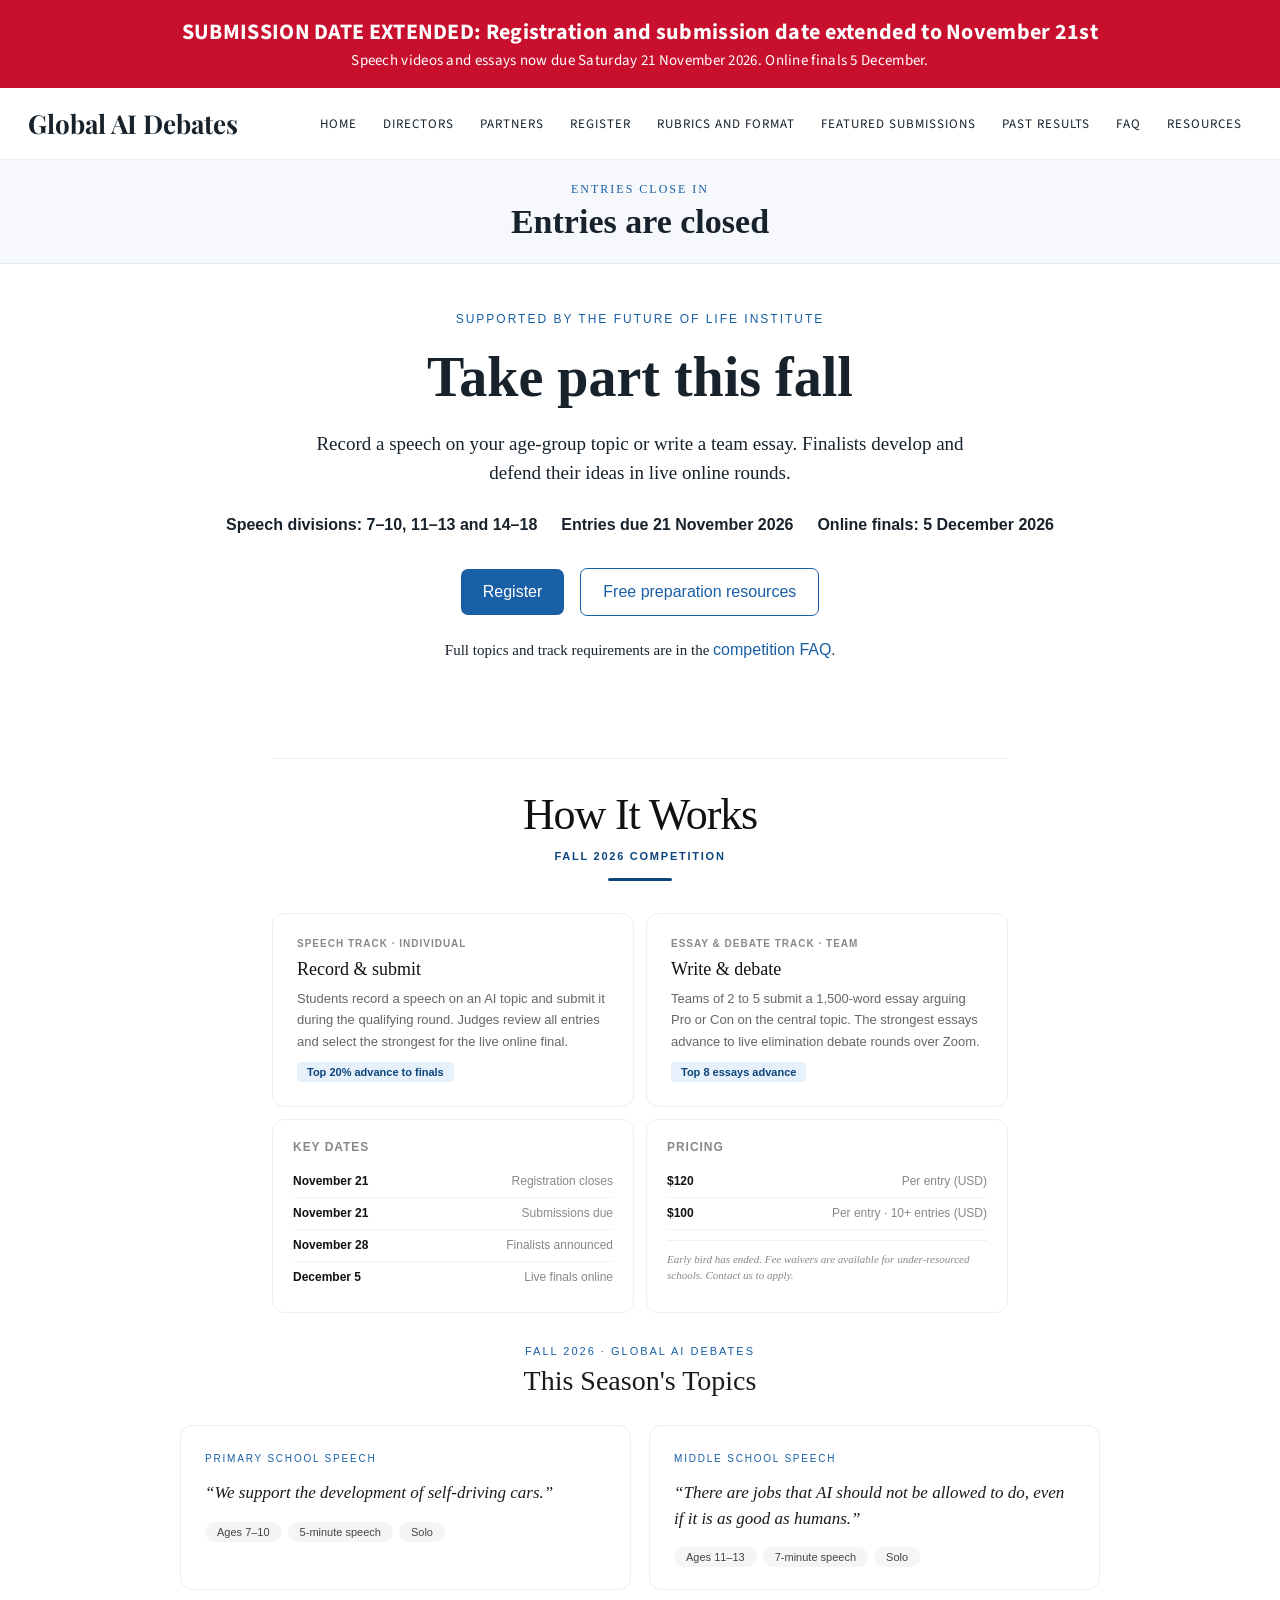
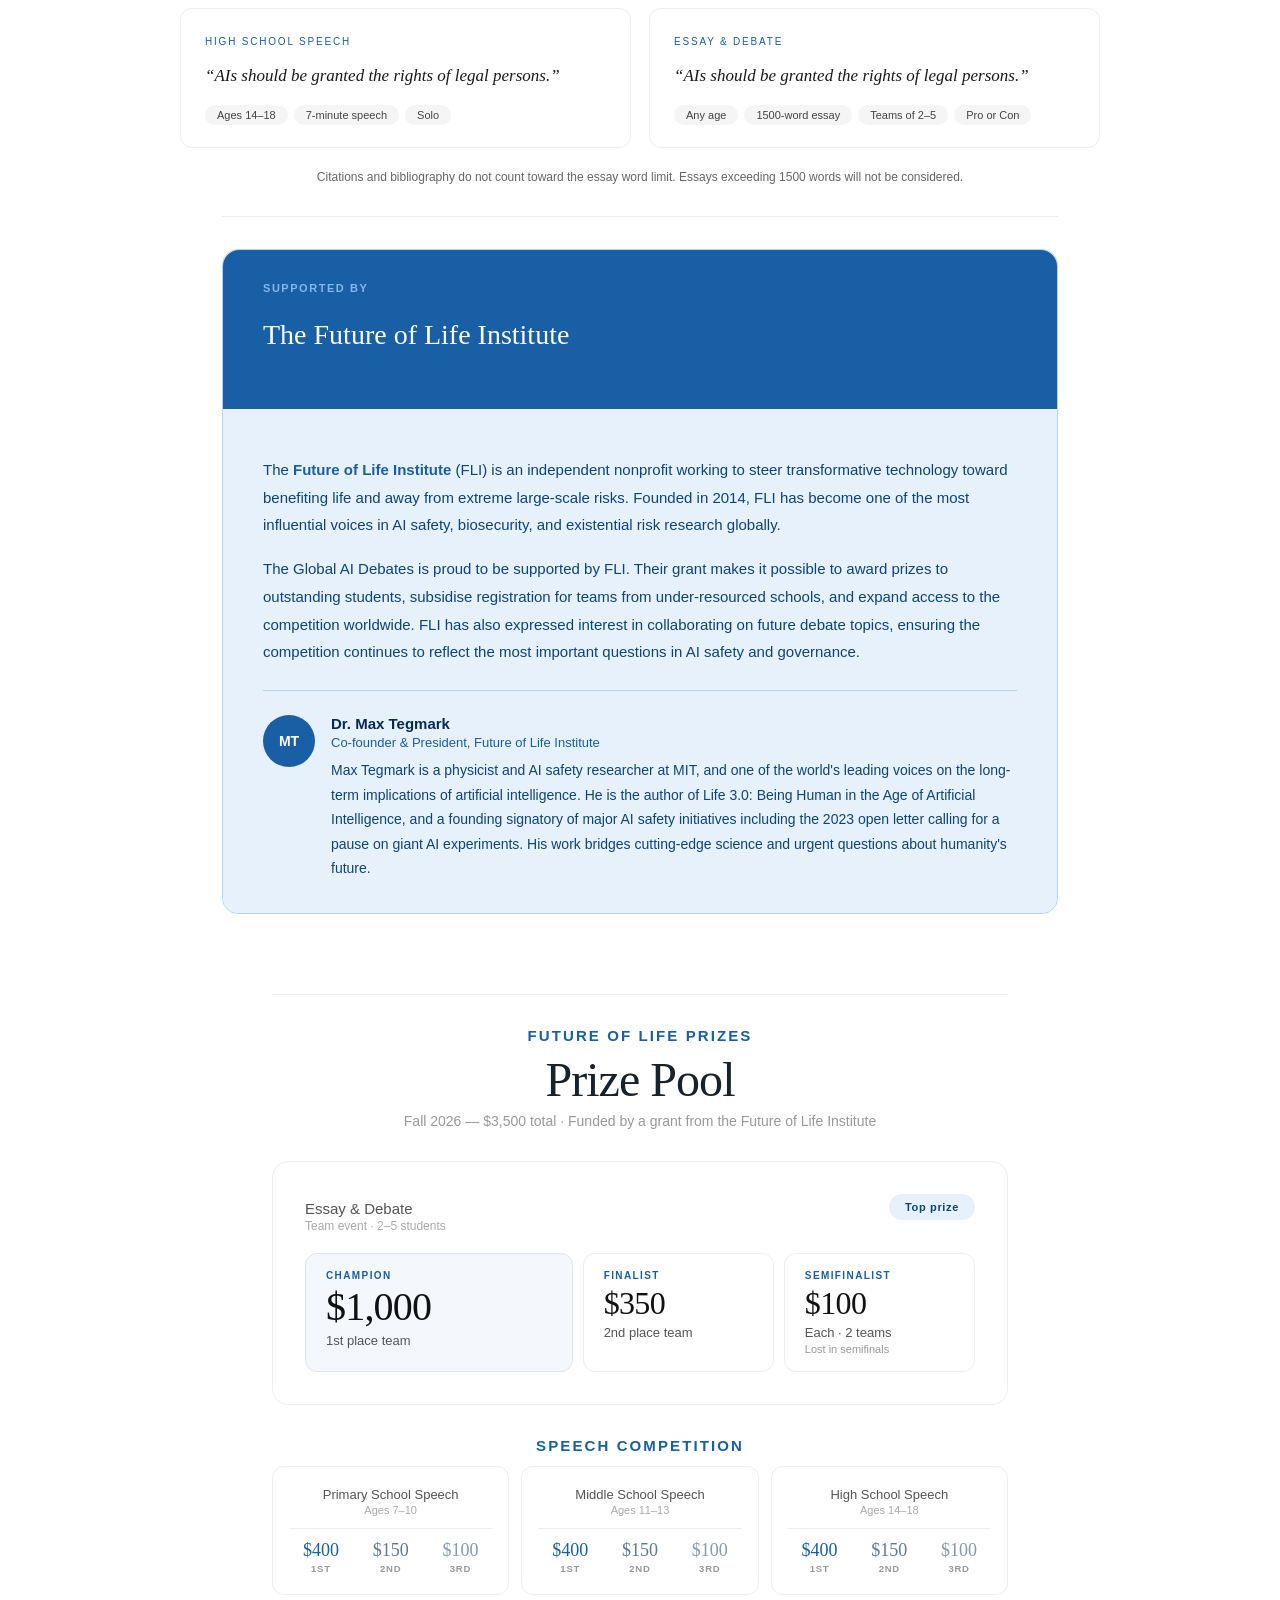
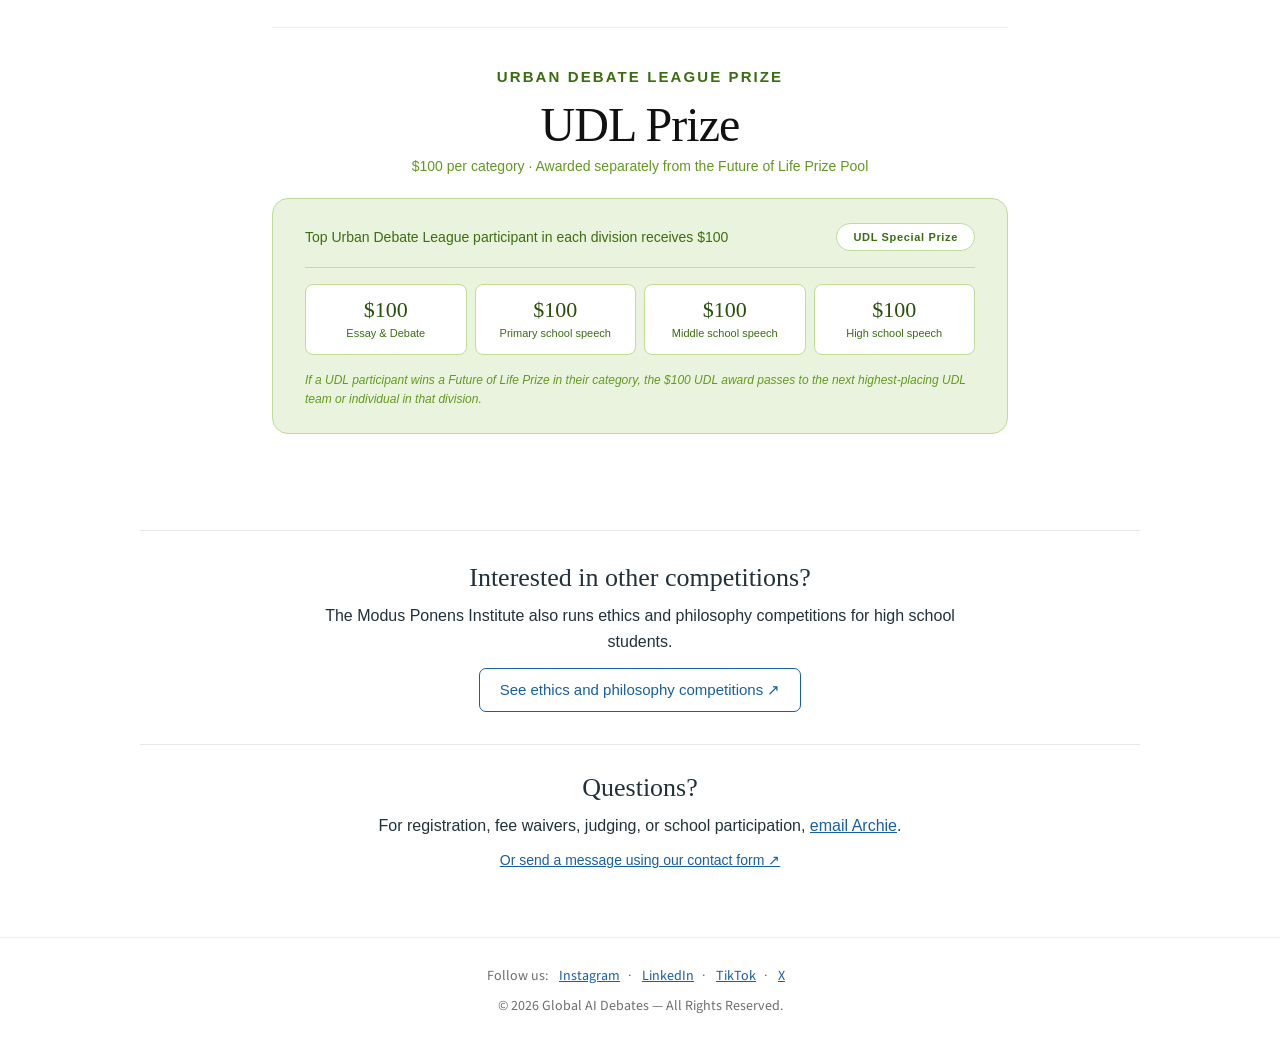
<file: index.html>
<!doctype html><html lang="en"><head>
<meta charset="utf-8"><meta name="viewport" content="width=device-width,initial-scale=1">
<title>Global AI Debates | AI Ethics Speech & Essay Competition for Students</title>
<link rel="preconnect" href="https://fonts.googleapis.com"><link rel="preconnect" href="https://fonts.gstatic.com" crossorigin>
<link href="https://fonts.googleapis.com/css2?family=Playfair+Display:wght@400;600;700&family=Source+Sans+3:wght@400;600;700&display=swap" rel="stylesheet">
<style>
*{box-sizing:border-box}body{margin:0;font-family:"Source Sans 3",Arial,sans-serif;color:#17222c;background:#fff}
a{color:#185fa5}
.topbar{background:#c8102e;color:#fff;text-align:center;font-size:22px;font-weight:700;letter-spacing:.3px;padding:18px 16px;line-height:1.3}.topbar small{display:block;font-size:15px;font-weight:400;margin-top:4px}
.topbar strong{color:#fff}
header.site{display:flex;align-items:center;justify-content:space-between;flex-wrap:wrap;gap:12px;padding:18px 28px;border-bottom:1px solid #eee}
header.site .brand{font-family:"Playfair Display",Georgia,serif;font-size:26px;font-weight:700;color:#17222c;text-decoration:none}
nav.main{display:flex;flex-wrap:wrap;gap:6px}
nav.main a{font-size:13px;letter-spacing:1px;text-transform:uppercase;color:#17222c;text-decoration:none;padding:6px 10px;border-radius:5px}
nav.main a:hover{background:#f2f5f8;color:#185fa5}
main{max-width:1000px;margin:0 auto}
footer.site{border-top:1px solid #eee;margin-top:40px;padding:28px;text-align:center;color:#6f6f6f;font-size:14px}
footer.site a{margin:0 8px}
#gaid-countdown{font-family:Georgia,serif;text-align:center;padding:22px 16px;background:#f6f8fb;border-bottom:1px solid #e2e8f0}
#gaid-countdown .cd-label{font-size:12px;letter-spacing:2px;color:#185fa5;text-transform:uppercase}
#gaid-countdown .cd-time{font-size:clamp(22px,4vw,34px);font-weight:700;color:#17222c;margin-top:6px}
</style>
<meta name="description" content="Global AI Debates is an international AI ethics competition for students aged 7–18: record a speech or write a team essay. Entries due 21 November 2026; online finals 5 December.">
<link rel="canonical" href="https://globalaidebates.com/">
<meta property="og:type" content="website"><meta property="og:site_name" content="Global AI Debates">
<meta property="og:title" content="Global AI Debates | AI Ethics Speech & Essay Competition for Students"><meta property="og:description" content="Global AI Debates is an international AI ethics competition for students aged 7–18: record a speech or write a team essay. Entries due 21 November 2026; online finals 5 December.">
<meta property="og:url" content="https://globalaidebates.com/"><meta property="og:image" content="https://globalaidebates.com/images/share-card.png">
<meta name="twitter:card" content="summary_large_image"><meta name="twitter:image" content="https://globalaidebates.com/images/share-card.png">
<link rel="stylesheet" href="site.css">
</head><body>
<div class="topbar">SUBMISSION DATE EXTENDED: Registration and submission date extended to November 21st<small>Speech videos and essays now due Saturday 21 November 2026. Online finals 5 December.</small></div>
<header class="site"><a class="brand" href="index.html">Global AI Debates</a><nav class="main"><a href="index.html">Home</a><a href="directors.html">Directors</a><a href="partners.html">Partners</a><a href="register.html">Register</a><a href="rubrics-and-format.html">Rubrics and Format</a><a href="featured-submissions.html">Featured Submissions</a><a href="past-results.html">Past Results</a><a href="faq.html">FAQ</a><a href="resources.html">Resources</a></nav></header>
<div id="gaid-countdown"><div class="cd-label">Entries close in</div><div class="cd-time" id="cd-time">—</div>
<script>(function(){var end=new Date("2026-11-21T23:59:00-05:00").getTime();function t(){var d=end-Date.now();if(d<0){document.getElementById("cd-time").textContent="Entries are closed";return;}var dd=Math.floor(d/864e5),h=Math.floor(d%864e5/36e5),m=Math.floor(d%36e5/6e4),s=Math.floor(d%6e4/1e3);document.getElementById("cd-time").textContent=dd+"d "+h+"h "+m+"m "+s+"s";}t();setInterval(t,1000);})();</script></div>
<main>
<section><div class="blk"><style>.gaid-promo{box-sizing:border-box;max-width:960px;margin:auto;padding:48px 24px;font-family:Georgia,serif;color:#17222c;text-align:center}.gaid-promo .label,.gaid-promo .facts,.gaid-promo a{font-family:Arial,sans-serif}.gaid-promo .label{font-size:12px;letter-spacing:2px;color:#185fa5;text-transform:uppercase}.gaid-promo :is(h1,h2){font-size:clamp(32px,6vw,56px);line-height:1.12;margin:20px 0}.gaid-promo p{font-size:19px;line-height:1.55;max-width:700px;margin:16px auto}.gaid-promo .facts{display:flex;justify-content:center;gap:24px;flex-wrap:wrap;margin:28px 0;font-size:16px}.gaid-promo a{display:inline-block;padding:14px 22px;margin:6px;border-radius:7px;text-decoration:none;font-size:16px;background:#185fa5;color:white}.gaid-promo a.secondary{background:white;border:1px solid #185fa5;color:#185fa5}</style>
<section class="gaid-promo" aria-labelledby="gaid-title">
<div class="label">Supported by the Future of Life Institute</div>
<h1 class="from-h2" id="gaid-title">Take part this fall</h1>
<p>Record a speech on your age-group topic or write a team essay. Finalists develop and defend their ideas in live online rounds.</p>
<div class="facts"><strong>Speech divisions: 7–10, 11–13 and 14–18</strong><strong>Entries due 21 November 2026</strong><strong>Online finals: 5 December 2026</strong></div>
<a href="register.html" target="_top">Register</a>
<a class="secondary" href="resources.html" target="_top">Free preparation resources</a>
<p style="font-size:15px">Full topics and track requirements are in the <a class="secondary" style="padding:0;border:0;margin:0" href="faq.html" target="_top">competition FAQ</a>.</p>
</section>
</div></section>
<section><div class="blk"><!-- ============================================================ -->
<!--  GLOBAL AI DEBATES — How It Works                            -->
<!--  Fall 2026 cycle                                             -->
<!-- ============================================================ -->

<style>
.how-wrap {
  width: 100%;
  max-width: 800px;
  height: auto !important;
  max-height: none !important;
  margin: 0 auto;
  padding: 1rem 2rem 2rem;
  overflow: visible !important;
  display: block !important;
  text-align: center;
  font-family: Georgia, serif;
}

.how-rule {
  margin: 1rem 0 2rem;
  border: none;
  border-top: 1px solid #eee;
}

/* Main heading */
.how-section-label {
  margin: 0 0 2rem;
  color: #111;
  font-family: Georgia, serif;
  font-size: clamp(30px, 5vw, 44px);
  font-weight: 400;
  line-height: 1.1;
  letter-spacing: -0.025em;
  text-transform: none;
}

.how-section-label span {
  display: block;
  margin-top: 10px;
  color: #0c447c;
  font-family: Arial, sans-serif;
  font-size: 11px;
  font-weight: 700;
  letter-spacing: 0.16em;
  text-transform: uppercase;
}

.how-section-label::after {
  content: "";
  display: block;
  width: 64px;
  height: 3px;
  margin: 16px auto 0;
  border-radius: 999px;
  background: #0c447c;
}

/* Track cards */
.how-grid {
  display: grid;
  grid-template-columns: 1fr 1fr;
  gap: 12px;
  margin-bottom: 12px;
  overflow: visible !important;
  text-align: left;
}

.how-card {
  padding: 1.5rem;
  overflow: visible !important;
  border: 1px solid #eee;
  border-radius: 12px;
  background: #fff;
}

.how-card .track {
  margin-bottom: 10px;
  color: #888;
  font-family: Arial, sans-serif;
  font-size: 10px;
  font-weight: 700;
  letter-spacing: 0.1em;
  text-transform: uppercase;
}

.how-card .title {
  margin-bottom: 8px;
  color: #111;
  font-size: 18px;
  font-weight: 400;
}

.how-card .body {
  color: #666;
  font-family: Arial, sans-serif;
  font-size: 13px;
  line-height: 1.65;
}

.how-card .pct {
  display: inline-block;
  margin-top: 10px;
  padding: 4px 10px;
  border-radius: 4px;
  background: #e6f1fb;
  color: #0c447c;
  font-family: Arial, sans-serif;
  font-size: 11px;
  font-weight: 700;
}

/* Schedule and pricing */
.schedule-grid {
  display: grid;
  grid-template-columns: repeat(2, 1fr);
  gap: 12px;
  overflow: visible !important;
  text-align: left;
}

.schedule-card {
  padding: 1.25rem;
  overflow: visible !important;
  border: 1px solid #eee;
  border-radius: 12px;
  background: #fff;
}

.schedule-card .s-title {
  margin-bottom: 12px;
  color: #888;
  font-family: Arial, sans-serif;
  font-size: 12px;
  font-weight: 700;
  letter-spacing: 0.08em;
  text-transform: uppercase;
}

.schedule-row {
  display: flex;
  align-items: baseline;
  justify-content: space-between;
  gap: 12px;
  padding: 7px 0;
  border-bottom: 0.5px solid #f0f0f0;
  font-family: Arial, sans-serif;
}

.schedule-row:last-child {
  border-bottom: none;
}

.schedule-row .s-date {
  flex-shrink: 0;
  color: #111;
  font-size: 12px;
  font-weight: 700;
}

.schedule-row .s-date.tbd {
  color: #aaa;
  font-weight: 400;
  font-style: italic;
}

.schedule-row .s-label {
  color: #888;
  font-size: 12px;
  line-height: 1.4;
  text-align: right;
}

.pricing-note {
  margin-top: 10px;
  padding-top: 10px;
  border-top: 0.5px solid #f0f0f0;
  color: #888;
  font-family: Georgia, serif;
  font-size: 11px;
  font-style: italic;
  line-height: 1.5;
}

/* Mobile layout */
@media (max-width: 640px) {
  .how-wrap {
    padding: 1rem 1rem 2rem;
  }

  .how-grid,
  .schedule-grid {
    grid-template-columns: 1fr;
  }

  .how-card,
  .schedule-card {
    padding: 1.25rem;
  }
}
</style>

<div class="how-wrap">
  <hr class="how-rule">

  <div class="how-section-label">
    How It Works
    <span>Fall 2026 Competition</span>
  </div>

  <div class="how-grid">
    <div class="how-card">
      <div class="track">Speech track · Individual</div>
      <div class="title">Record &amp; submit</div>
      <div class="body">
        Students record a speech on an AI topic and submit it during
        the qualifying round. Judges review all entries and select the
        strongest for the live online final.
      </div>
      <div class="pct">Top 20% advance to finals</div>
    </div>

    <div class="how-card">
      <div class="track">Essay &amp; Debate track · Team</div>
      <div class="title">Write &amp; debate</div>
      <div class="body">
        Teams of 2 to 5 submit a 1,500-word essay arguing Pro or Con on
        the central topic. The strongest essays advance to live
        elimination debate rounds over Zoom.
      </div>
      <div class="pct">Top 8 essays advance</div>
    </div>
  </div>

  <div class="schedule-grid">
    <div class="schedule-card">
      <div class="s-title">Key dates</div>

      

      <div class="schedule-row">
        <span class="s-date">November 21</span>
        <span class="s-label">Registration closes</span>
      </div>

      <div class="schedule-row">
        <span class="s-date">November 21</span>
        <span class="s-label">Submissions due</span>
      </div>

      <div class="schedule-row">
        <span class="s-date">November 28</span>
        <span class="s-label">Finalists announced</span>
      </div>

      <div class="schedule-row">
        <span class="s-date">December 5</span>
        <span class="s-label">Live finals online</span>
      </div>
    </div>

    <div class="schedule-card">
      <div class="s-title">Pricing</div>

      <div class="schedule-row">
        <span class="s-date">$120</span>
        <span class="s-label">Per entry (USD)</span>
      </div>

      <div class="schedule-row">
        <span class="s-date">$100</span>
        <span class="s-label">Per entry · 10+ entries (USD)</span>
      </div>

      <div class="pricing-note">
        Early bird has ended. Fee waivers are available for
        under-resourced schools. Contact us to apply.
      </div>
    </div>
  </div>
</div></div></section>
<section><div class="blk"><!-- Global AI Debates — Fall 2026 Topics. Drop into MPI CMS rich-text/HTML block. -->
<div class="gaid-topics" style="font-family: Georgia, 'Times New Roman', serif; color: #1a1a1a; max-width: 920px; margin: 0 auto; overflow: visible !important; height: auto !important; max-height: none !important; display: block !important;">

  <div style="text-align: center; margin-bottom: 28px; overflow: visible !important; height: auto !important; max-height: none !important; display: block !important;">
    <div style="font-family: Arial, Helvetica, sans-serif; font-size: 11px; letter-spacing: 2px; text-transform: uppercase; color: #185FA5; margin-bottom: 8px;">Fall 2026 &middot; Global AI Debates</div>
    <h2 style="font-family: Georgia, 'Times New Roman', serif; font-size: 28px; font-weight: normal; margin: 0; color: #1a1a1a;">This Season's Topics</h2>
  </div>

  <div class="gaid-grid" style="display: grid !important; grid-template-columns: repeat(2, minmax(0, 1fr)); gap: 18px; overflow: visible !important; height: auto !important; max-height: none !important;">

    <div class="gaid-card" style="border: 1px solid #eee; border-radius: 12px; padding: 22px 24px; background: #fff; overflow: visible !important; height: auto !important; max-height: none !important; display: block !important;">
      <div style="margin-bottom: 14px;">
        <span style="font-family: Arial, Helvetica, sans-serif; font-size: 10px; letter-spacing: 1.8px; text-transform: uppercase; color: #185FA5;">Primary School Speech</span>
      </div>
      <p style="font-family: Georgia, 'Times New Roman', serif; font-style: italic; font-size: 17px; line-height: 1.5; margin: 0 0 16px 0; color: #1a1a1a;">
        &ldquo;We support the development of self-driving cars.&rdquo;
      </p>
      <div style="display: flex; flex-wrap: wrap; gap: 6px;">
        <span style="font-family: Arial, Helvetica, sans-serif; font-size: 11px; background: #f5f5f5; color: #444; padding: 4px 12px; border-radius: 999px;">Ages 7&ndash;10</span>
        <span style="font-family: Arial, Helvetica, sans-serif; font-size: 11px; background: #f5f5f5; color: #444; padding: 4px 12px; border-radius: 999px;">5-minute speech</span>
        <span style="font-family: Arial, Helvetica, sans-serif; font-size: 11px; background: #f5f5f5; color: #444; padding: 4px 12px; border-radius: 999px;">Solo</span>
      </div>
    </div>

    <div class="gaid-card" style="border: 1px solid #eee; border-radius: 12px; padding: 22px 24px; background: #fff; overflow: visible !important; height: auto !important; max-height: none !important; display: block !important;">
      <div style="margin-bottom: 14px;">
        <span style="font-family: Arial, Helvetica, sans-serif; font-size: 10px; letter-spacing: 1.8px; text-transform: uppercase; color: #185FA5;">Middle School Speech</span>
      </div>
      <p style="font-family: Georgia, 'Times New Roman', serif; font-style: italic; font-size: 17px; line-height: 1.5; margin: 0 0 16px 0; color: #1a1a1a;">
        &ldquo;There are jobs that AI should not be allowed to do, even if it is as good as humans.&rdquo;
      </p>
      <div style="display: flex; flex-wrap: wrap; gap: 6px;">
        <span style="font-family: Arial, Helvetica, sans-serif; font-size: 11px; background: #f5f5f5; color: #444; padding: 4px 12px; border-radius: 999px;">Ages 11&ndash;13</span>
        <span style="font-family: Arial, Helvetica, sans-serif; font-size: 11px; background: #f5f5f5; color: #444; padding: 4px 12px; border-radius: 999px;">7-minute speech</span>
        <span style="font-family: Arial, Helvetica, sans-serif; font-size: 11px; background: #f5f5f5; color: #444; padding: 4px 12px; border-radius: 999px;">Solo</span>
      </div>
    </div>

    <div class="gaid-card" style="border: 1px solid #eee; border-radius: 12px; padding: 22px 24px; background: #fff; overflow: visible !important; height: auto !important; max-height: none !important; display: block !important;">
      <div style="margin-bottom: 14px;">
        <span style="font-family: Arial, Helvetica, sans-serif; font-size: 10px; letter-spacing: 1.8px; text-transform: uppercase; color: #185FA5;">High School Speech</span>
      </div>
      <p style="font-family: Georgia, 'Times New Roman', serif; font-style: italic; font-size: 17px; line-height: 1.5; margin: 0 0 16px 0; color: #1a1a1a;">
        &ldquo;AIs should be granted the rights of legal persons.&rdquo;
      </p>
      <div style="display: flex; flex-wrap: wrap; gap: 6px;">
        <span style="font-family: Arial, Helvetica, sans-serif; font-size: 11px; background: #f5f5f5; color: #444; padding: 4px 12px; border-radius: 999px;">Ages 14&ndash;18</span>
        <span style="font-family: Arial, Helvetica, sans-serif; font-size: 11px; background: #f5f5f5; color: #444; padding: 4px 12px; border-radius: 999px;">7-minute speech</span>
        <span style="font-family: Arial, Helvetica, sans-serif; font-size: 11px; background: #f5f5f5; color: #444; padding: 4px 12px; border-radius: 999px;">Solo</span>
      </div>
    </div>

    <div class="gaid-card" style="border: 1px solid #eee; border-radius: 12px; padding: 22px 24px; background: #fff; overflow: visible !important; height: auto !important; max-height: none !important; display: block !important;">
      <div style="margin-bottom: 14px;">
        <span style="font-family: Arial, Helvetica, sans-serif; font-size: 10px; letter-spacing: 1.8px; text-transform: uppercase; color: #185FA5;">Essay &amp; Debate</span>
      </div>
      <p style="font-family: Georgia, 'Times New Roman', serif; font-style: italic; font-size: 17px; line-height: 1.5; margin: 0 0 16px 0; color: #1a1a1a;">
        &ldquo;AIs should be granted the rights of legal persons.&rdquo;
      </p>
      <div style="display: flex; flex-wrap: wrap; gap: 6px;">
        <span style="font-family: Arial, Helvetica, sans-serif; font-size: 11px; background: #f5f5f5; color: #444; padding: 4px 12px; border-radius: 999px;">Any age</span>
        <span style="font-family: Arial, Helvetica, sans-serif; font-size: 11px; background: #f5f5f5; color: #444; padding: 4px 12px; border-radius: 999px;">1500-word essay</span>
        <span style="font-family: Arial, Helvetica, sans-serif; font-size: 11px; background: #f5f5f5; color: #444; padding: 4px 12px; border-radius: 999px;">Teams of 2&ndash;5</span>
        <span style="font-family: Arial, Helvetica, sans-serif; font-size: 11px; background: #f5f5f5; color: #444; padding: 4px 12px; border-radius: 999px;">Pro or Con</span>
      </div>
    </div>

  </div>

  <p style="font-family: Arial, Helvetica, sans-serif; font-size: 12px; color: #666; text-align: center; margin-top: 22px;">
    Citations and bibliography do not count toward the essay word limit. Essays exceeding 1500 words will not be considered.
  </p>

</div>

<style>
  @media (max-width: 640px) {
    .gaid-topics .gaid-grid { grid-template-columns: 1fr !important; }
  }
</style></div></section>
<section><div class="blk"><style>
.fli-wrap{font-family:Georgia,serif;max-width:900px;margin:0 auto;padding:0 2rem 3rem;overflow:visible !important;height:auto !important;max-height:none !important}
.fli-rule{border:none;border-top:1px solid #eee;margin:2rem 0}
.fli-section{border:1px solid #B5D4F4;border-radius:16px;overflow:visible;text-align:left}
.fli-header{background:#185FA5;padding:2rem 2.5rem;border-radius:16px 16px 0 0}
.fli-eyebrow{font-size:11px;font-weight:700;letter-spacing:0.14em;text-transform:uppercase;color:#85B7EB;margin-bottom:0.5rem;font-family:Arial,sans-serif}
.fli-header :is(h1,h2){font-size:28px;font-weight:400;color:#fff;line-height:1.3}
.fli-body{background:#E6F1FB;padding:2rem 2.5rem;border-radius:0 0 16px 16px}
.fli-body p{font-size:15px;color:#0C447C;line-height:1.85;font-family:Arial,sans-serif;margin-bottom:1rem}
.fli-body p:last-child{margin-bottom:0}
.fli-link{color:#185FA5;font-weight:700;text-decoration:none}
.tegmark{display:flex;align-items:flex-start;gap:16px;margin-top:1.5rem;padding-top:1.5rem;border-top:1px solid #B5D4F4}
.tegmark-avatar{width:52px;height:52px;border-radius:50%;background:#185FA5;color:#fff;font-size:14px;font-weight:700;display:flex;align-items:center;justify-content:center;flex-shrink:0;font-family:Arial,sans-serif}
.tegmark-name{font-size:15px;font-weight:700;color:#042C53;font-family:Arial,sans-serif}
.tegmark-role{font-size:13px;color:#185FA5;margin-top:3px;font-family:Arial,sans-serif}
.tegmark-bio{font-size:14px;color:#0C447C;line-height:1.75;margin-top:8px;font-family:Arial,sans-serif}
</style>
<div class="fli-wrap" style="overflow:visible !important;height:auto !important;max-height:none !important">
  <hr class="fli-rule">
  <div class="fli-section">
    <div class="fli-header">
      <div class="fli-eyebrow">Supported by</div>
      <h2>The Future of Life Institute</h2>
    </div>
    <div class="fli-body">
      <p>The <a href="https://futureoflife.org" target="_blank" class="fli-link">Future of Life Institute</a> (FLI) is an independent nonprofit working to steer transformative technology toward benefiting life and away from extreme large-scale risks. Founded in 2014, FLI has become one of the most influential voices in AI safety, biosecurity, and existential risk research globally.</p>
      <p>The Global AI Debates is proud to be supported by FLI. Their grant makes it possible to award prizes to outstanding students, subsidise registration for teams from under-resourced schools, and expand access to the competition worldwide. FLI has also expressed interest in collaborating on future debate topics, ensuring the competition continues to reflect the most important questions in AI safety and governance.</p>
      <div class="tegmark">
        <div class="tegmark-avatar">MT</div>
        <div>
          <div class="tegmark-name">Dr. Max Tegmark</div>
          <div class="tegmark-role">Co-founder & President, Future of Life Institute</div>
          <div class="tegmark-bio">Max Tegmark is a physicist and AI safety researcher at MIT, and one of the world's leading voices on the long-term implications of artificial intelligence. He is the author of Life 3.0: Being Human in the Age of Artificial Intelligence, and a founding signatory of major AI safety initiatives including the 2023 open letter calling for a pause on giant AI experiments. His work bridges cutting-edge science and urgent questions about humanity's future.</div>
        </div>
      </div>
    </div>
  </div>
</div></div></section>
<section><div class="blk"><style>
.prize-wrap{font-family:Georgia,serif;max-width:800px;margin:0 auto;padding:0 2rem 4rem;text-align:center;overflow:visible !important;height:auto !important;max-height:none !important;display:block !important}
.prize-rule{border:none;border-top:1px solid #eee;margin:2rem 0}
.prize-section-label{font-size:15px;font-weight:700;letter-spacing:0.14em;text-transform:uppercase;color:#185FA5;margin-bottom:0.5rem;font-family:Arial,sans-serif}
.prize-heading{font-size:48px;font-weight:400;letter-spacing:-0.02em;margin-bottom:0.4rem}
.prize-sub-text{font-size:14px;color:#999;margin-bottom:2rem;font-family:Arial,sans-serif}

/* HERO — Essay & Debate, full tiered breakdown */
.prize-hero-card{border:1px solid #eee;border-radius:16px;padding:2rem;margin-bottom:12px;text-align:left;overflow:visible !important;height:auto !important;max-height:none !important;display:block !important}
.prize-hero-top{display:flex;align-items:flex-start;justify-content:space-between;gap:1rem;margin-bottom:1.25rem}
.prize-hero-top .label{font-size:15px;color:#555;margin-top:6px;font-family:Arial,sans-serif}
.prize-hero-top .sub{font-size:12px;color:#aaa;margin-top:2px;font-family:Arial,sans-serif}
.top-badge{background:#E6F1FB;color:#0C447C;font-size:11px;font-weight:700;padding:7px 16px;border-radius:999px;letter-spacing:0.06em;font-family:Arial,sans-serif;white-space:nowrap}

.prize-tiers{display:grid;grid-template-columns:1.4fr 1fr 1fr;gap:10px}
.tier{border:1px solid #eee;border-radius:12px;padding:1rem 1.25rem;background:#fff}
.tier.first{background:#F4F8FC;border-color:#D9E6F2}
.tier .tier-label{font-size:10px;font-weight:700;letter-spacing:0.14em;text-transform:uppercase;color:#185FA5;font-family:Arial,sans-serif;margin-bottom:6px}
.tier .tier-amt{font-size:32px;font-weight:400;color:#111;letter-spacing:-0.02em;line-height:1}
.tier.first .tier-amt{font-size:40px}
.tier .tier-place{font-size:13px;color:#555;margin-top:6px;font-family:Arial,sans-serif}
.tier .tier-note{font-size:11px;color:#999;margin-top:3px;font-family:Arial,sans-serif}

/* SPEECH — three divisions, tiered */
.speech-section-title{font-size:15px;font-weight:700;letter-spacing:0.14em;text-transform:uppercase;color:#185FA5;margin:2rem 0 0.75rem;font-family:Arial,sans-serif;text-align:center}

.prize-cards-row{display:grid;grid-template-columns:repeat(3,1fr);gap:12px;margin-bottom:12px}
.prize-card{border:1px solid #eee;border-radius:12px;padding:1.25rem 1rem;text-align:center;overflow:visible !important;height:auto !important;max-height:none !important;display:block !important}
.prize-card .div-name{font-size:13px;color:#555;font-family:Arial,sans-serif;margin-bottom:2px}
.prize-card .age{font-size:11px;color:#aaa;font-family:Arial,sans-serif;margin-bottom:0.75rem}
.prize-card .places{display:grid;grid-template-columns:repeat(3,1fr);gap:6px;padding-top:0.75rem;border-top:1px solid #eee}
.prize-card .place-1 .a{color:#185FA5}
.prize-card .place-2 .a{color:#5e7a99}
.prize-card .place-3 .a{color:#889aa8}
.prize-card .a{font-size:18px;font-weight:400;line-height:1}
.prize-card .l{font-size:9.5px;font-weight:700;letter-spacing:0.08em;color:#999;font-family:Arial,sans-serif;text-transform:uppercase;margin-top:4px}

/* UDL */
.udl-section-label{font-size:15px;font-weight:700;letter-spacing:0.14em;text-transform:uppercase;color:#3B6D11;margin-bottom:0.75rem;font-family:Arial,sans-serif;margin-top:2.5rem}
.udl-heading{font-size:48px;font-weight:400;letter-spacing:-0.02em;margin-bottom:0.4rem;color:#111}
.udl-sub-text{font-size:14px;color:#639922;margin-bottom:1.5rem;font-family:Arial,sans-serif}
.udl-card{border:1px solid #C0DD97;border-radius:16px;padding:1.5rem 2rem;text-align:left;background:#EAF3DE;overflow:visible !important;height:auto !important;max-height:none !important;display:block !important}
.udl-top{display:flex;align-items:center;justify-content:space-between;gap:1rem;margin-bottom:1rem}
.udl-desc{font-size:14px;color:#3B6D11;font-family:Arial,sans-serif}
.udl-badge{background:#fff;color:#3B6D11;border:1px solid #C0DD97;font-size:11px;font-weight:700;padding:7px 16px;border-radius:999px;letter-spacing:0.06em;font-family:Arial,sans-serif;white-space:nowrap}
.udl-cats{display:grid;grid-template-columns:repeat(4,1fr);gap:8px;margin-top:1rem;padding-top:1rem;border-top:1px solid #C0DD97}
.udl-cat{background:#fff;border:1px solid #C0DD97;border-radius:8px;padding:0.75rem;text-align:center}
.udl-cat .cat-amt{font-size:22px;font-weight:400;color:#27500A}
.udl-cat .cat-name{font-size:11px;color:#3B6D11;margin-top:3px;font-family:Arial,sans-serif;line-height:1.4}
.udl-note{font-size:12px;color:#639922;margin-top:1rem;font-family:Arial,sans-serif;font-style:italic;line-height:1.6}
</style>

<div class="prize-wrap" style="overflow:visible !important;height:auto !important;max-height:none !important;display:block !important">

  <hr class="prize-rule">
  <div class="prize-section-label">Future of Life Prizes</div>
  <div class="prize-heading">Prize Pool</div>
  <div class="prize-sub-text">Fall 2026 — $3,500 total &middot; Funded by a grant from the Future of Life Institute</div>

  <!-- HERO: Essay & Debate -->
  <div class="prize-hero-card">
    <div class="prize-hero-top">
      <div>
        <div class="label">Essay &amp; Debate</div>
        <div class="sub">Team event &middot; 2&ndash;5 students</div>
      </div>
      <div class="top-badge">Top prize</div>
    </div>
    <div class="prize-tiers">
      <div class="tier first">
        <div class="tier-label">Champion</div>
        <div class="tier-amt">$1,000</div>
        <div class="tier-place">1st place team</div>
      </div>
      <div class="tier">
        <div class="tier-label">Finalist</div>
        <div class="tier-amt">$350</div>
        <div class="tier-place">2nd place team</div>
      </div>
      <div class="tier">
        <div class="tier-label">Semifinalist</div>
        <div class="tier-amt">$100</div>
        <div class="tier-place">Each &middot; 2 teams</div>
        <div class="tier-note">Lost in semifinals</div>
      </div>
    </div>
  </div>

  <!-- SPEECH cards -->
  <div class="speech-section-title">Speech Competition</div>
  <div class="prize-cards-row">

    <div class="prize-card">
      <div class="div-name">Primary School Speech</div>
      <div class="age">Ages 7&ndash;10</div>
      <div class="places">
        <div class="place-1"><div class="a">$400</div><div class="l">1st</div></div>
        <div class="place-2"><div class="a">$150</div><div class="l">2nd</div></div>
        <div class="place-3"><div class="a">$100</div><div class="l">3rd</div></div>
      </div>
    </div>

    <div class="prize-card">
      <div class="div-name">Middle School Speech</div>
      <div class="age">Ages 11&ndash;13</div>
      <div class="places">
        <div class="place-1"><div class="a">$400</div><div class="l">1st</div></div>
        <div class="place-2"><div class="a">$150</div><div class="l">2nd</div></div>
        <div class="place-3"><div class="a">$100</div><div class="l">3rd</div></div>
      </div>
    </div>

    <div class="prize-card">
      <div class="div-name">High School Speech</div>
      <div class="age">Ages 14&ndash;18</div>
      <div class="places">
        <div class="place-1"><div class="a">$400</div><div class="l">1st</div></div>
        <div class="place-2"><div class="a">$150</div><div class="l">2nd</div></div>
        <div class="place-3"><div class="a">$100</div><div class="l">3rd</div></div>
      </div>
    </div>

  </div>

  <hr class="prize-rule">

  <!-- UDL section unchanged -->
  <div class="udl-section-label">Urban Debate League Prize</div>
  <div class="udl-heading">UDL Prize</div>
  <div class="udl-sub-text">$100 per category &middot; Awarded separately from the Future of Life Prize Pool</div>
  <div class="udl-card">
    <div class="udl-top">
      <div class="udl-desc">Top Urban Debate League participant in each division receives $100</div>
      <div class="udl-badge">UDL Special Prize</div>
    </div>
    <div class="udl-cats">
      <div class="udl-cat"><div class="cat-amt">$100</div><div class="cat-name">Essay &amp; Debate</div></div>
      <div class="udl-cat"><div class="cat-amt">$100</div><div class="cat-name">Primary school speech</div></div>
      <div class="udl-cat"><div class="cat-amt">$100</div><div class="cat-name">Middle school speech</div></div>
      <div class="udl-cat"><div class="cat-amt">$100</div><div class="cat-name">High school speech</div></div>
    </div>
    <div class="udl-note">If a UDL participant wins a Future of Life Prize in their category, the $100 UDL award passes to the next highest-placing UDL team or individual in that division.</div>
  </div>

  <div style="height:2rem;display:block;clear:both"></div>
</div></div></section>
<section><div class="blk"><section class="gaid-xpromo" style="max-width:1080px;margin:0 auto;padding:32px 24px;font-family:Arial,Helvetica,sans-serif;color:#22313b;border-top:1px solid #e5e9ec;text-align:center"><h2 style="font-family:Georgia,serif;font-size:26px;font-weight:normal;margin:0 0 10px">Interested in other competitions?</h2><p style="font-size:16px;line-height:1.6;margin:0 auto 14px;max-width:640px">The Modus Ponens Institute also runs ethics and philosophy competitions for high school students.</p><a href="https://www.modusponensinstitute.com/tournaments" target="_blank" rel="noopener" style="display:inline-block;padding:12px 20px;border-radius:7px;text-decoration:none;font-size:15px;background:white;border:1px solid #185fa5;color:#185fa5">See ethics and philosophy competitions ↗</a></section></div></section>
<section><div class="blk"><section style="max-width:1080px;margin:0 auto;padding:28px 24px;font-family:Arial,Helvetica,sans-serif;color:#22313b;border-top:1px solid #e5e9ec;text-align:center"><h2 style="font-family:Georgia,serif;font-size:26px;font-weight:normal;margin:0 0 10px">Questions?</h2><p style="font-size:16px;line-height:1.6;margin:0 0 12px">For registration, fee waivers, judging, or school participation, <a href="mailto:astapleton@modusponensinstitute.com" style="color:#185fa5">email Archie</a>.</p><a href="https://form.jotform.com/261468590816063" target="_blank" rel="noopener" style="font-size:14px;color:#185fa5">Or send a message using our contact form ↗</a></section></div></section>
<section><div class="blk"><script>
(function(w, d, s, l, i) {
    // Check if running inside an iframe and try to access the parent
    if (w.self !== w.top) {
        try {
            // Attempt to reference parent window if cross-origin rules allow
            if (w.parent.document) {
                w = w.parent;
                d = w.document;
            }
        } catch(e) {
            console.warn("GTM: Blocked from accessing parent window due to cross-origin security.");
            // Continue loading inside the iframe as a fallback
        }
    }

    w[l] = w[l] || [];
    w[l].push({
        'gtm.start': new Date().getTime(),
        event: 'gtm.js'
    });

    var f = d.getElementsByTagName(s)[0],
        j = d.createElement(s),
        dl = l != 'dataLayer' ? '&l=' + l : '';

    j.async = true;
    j.src = 'https://www.googletagmanager.com/gtm.js?id=' + i + dl;
    f.parentNode.insertBefore(j, f);
})(window, document, 'script', 'dataLayer', 'GTM-KJVCGZ3R'); // 
</script></div></section>
</main>
<footer class="site"><div>Follow us:
<a href="https://www.instagram.com/global_ai_debates/">Instagram</a>·
<a href="https://www.linkedin.com/company/105782500/">LinkedIn</a>·
<a href="https://www.tiktok.com/@archie.stapleton">TikTok</a>·
<a href="https://www.x.com/GlobalAIDebates">X</a></div>
<div style="margin-top:10px">© 2026 Global AI Debates — All Rights Reserved.</div></footer></body></html>
</file>
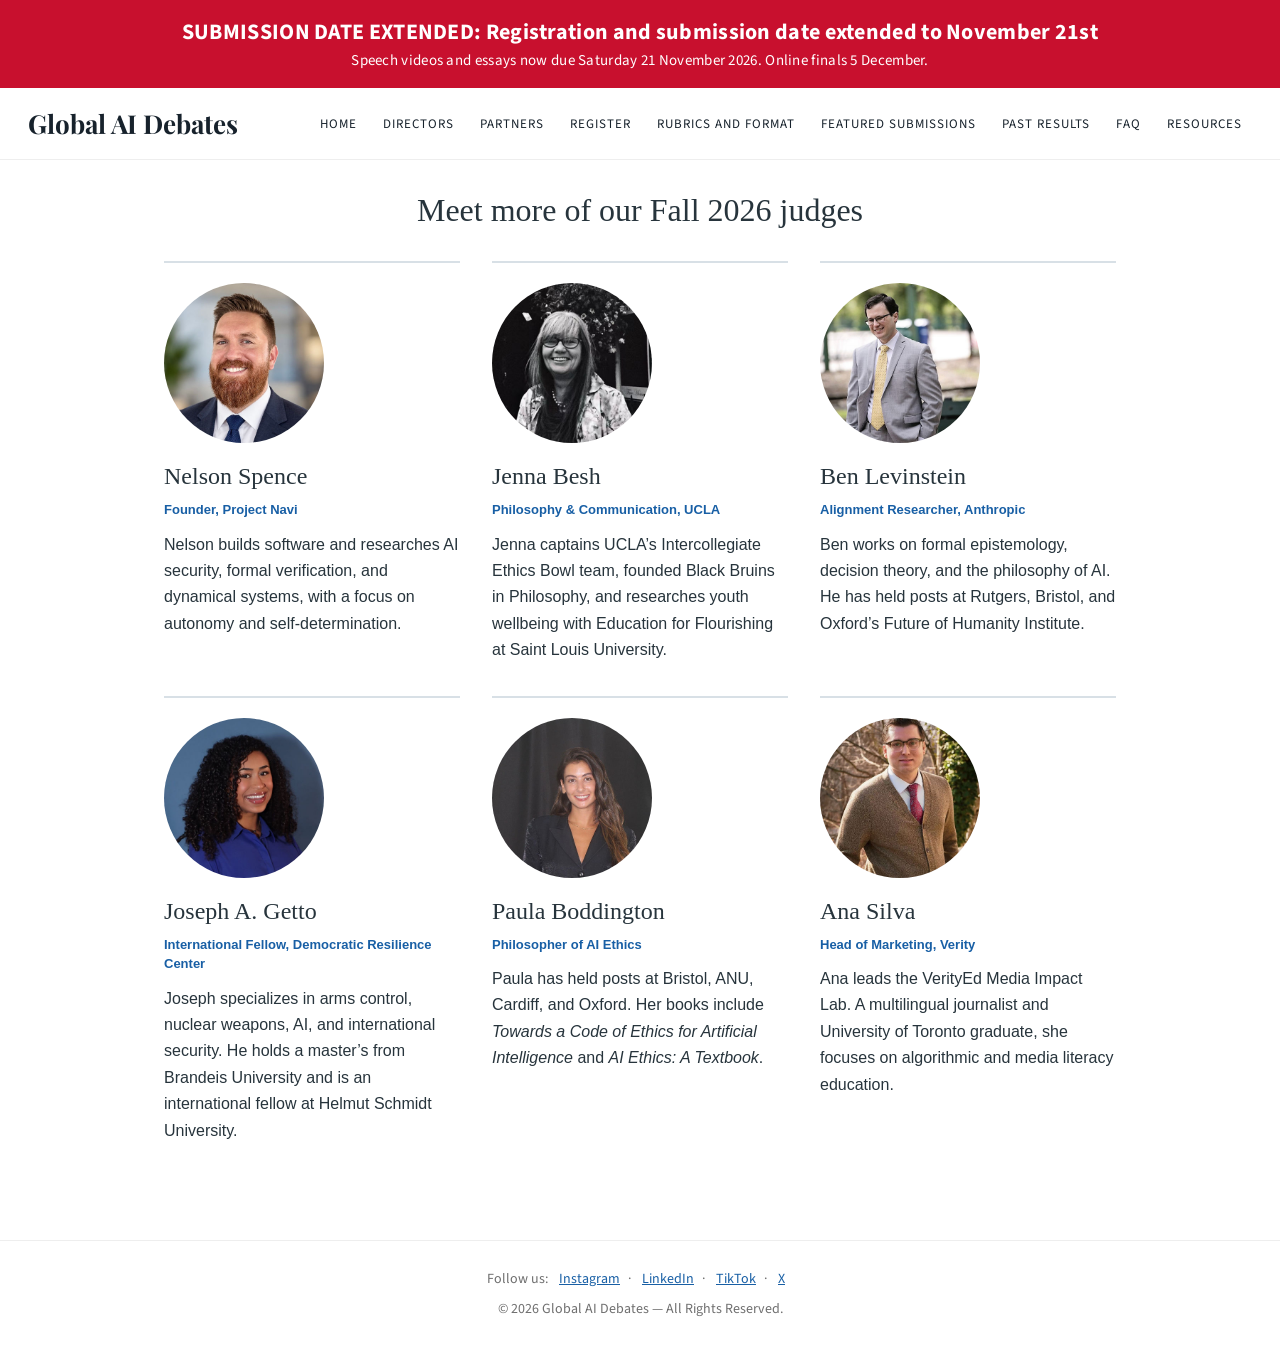
<file: directors.html>
<!doctype html><html lang="en"><head>
<!-- Google Tag Manager (globalaidebates@ account, GTM-KJVCGZ3R) -->
<script>(function(w,d,s,l,i){w[l]=w[l]||[];w[l].push({'gtm.start':new Date().getTime(),event:'gtm.js'});var f=d.getElementsByTagName(s)[0],j=d.createElement(s),dl=l!='dataLayer'?'&l='+l:'';j.async=true;j.src='https://www.googletagmanager.com/gtm.js?id='+i+dl;f.parentNode.insertBefore(j,f);})(window,document,'script','dataLayer','GTM-KJVCGZ3R');</script>

<meta charset="utf-8"><meta name="viewport" content="width=device-width,initial-scale=1">
<title>Directors & Judges | Global AI Debates</title>
<link rel="preconnect" href="https://fonts.googleapis.com"><link rel="preconnect" href="https://fonts.gstatic.com" crossorigin>
<link href="https://fonts.googleapis.com/css2?family=Playfair+Display:wght@400;600;700&family=Source+Sans+3:wght@400;600;700&display=swap" rel="stylesheet">
<style>
*{box-sizing:border-box}body{margin:0;font-family:"Source Sans 3",Arial,sans-serif;color:#17222c;background:#fff}
a{color:#185fa5}
.topbar{background:#c8102e;color:#fff;text-align:center;font-size:22px;font-weight:700;letter-spacing:.3px;padding:18px 16px;line-height:1.3}.topbar small{display:block;font-size:15px;font-weight:400;margin-top:4px}
.topbar strong{color:#fff}
header.site{display:flex;align-items:center;justify-content:space-between;flex-wrap:wrap;gap:12px;padding:18px 28px;border-bottom:1px solid #eee}
header.site .brand{font-family:"Playfair Display",Georgia,serif;font-size:26px;font-weight:700;color:#17222c;text-decoration:none}
nav.main{display:flex;flex-wrap:wrap;gap:6px}
nav.main a{font-size:13px;letter-spacing:1px;text-transform:uppercase;color:#17222c;text-decoration:none;padding:6px 10px;border-radius:5px}
nav.main a:hover{background:#f2f5f8;color:#185fa5}
main{max-width:1000px;margin:0 auto}
footer.site{border-top:1px solid #eee;margin-top:40px;padding:28px;text-align:center;color:#6f6f6f;font-size:14px}
footer.site a{margin:0 8px}
#gaid-countdown{font-family:Georgia,serif;text-align:center;padding:22px 16px;background:#f6f8fb;border-bottom:1px solid #e2e8f0}
#gaid-countdown .cd-label{font-size:12px;letter-spacing:2px;color:#185fa5;text-transform:uppercase}
#gaid-countdown .cd-time{font-size:clamp(22px,4vw,34px);font-weight:700;color:#17222c;margin-top:6px}
</style>
<meta name="description" content="Meet the directors and judges of Global AI Debates, the international AI ethics competition for students.">
<link rel="canonical" href="https://globalaidebates.com/directors">
<meta property="og:type" content="website"><meta property="og:site_name" content="Global AI Debates">
<meta property="og:title" content="Directors & Judges | Global AI Debates"><meta property="og:description" content="Meet the directors and judges of Global AI Debates, the international AI ethics competition for students.">
<meta property="og:url" content="https://globalaidebates.com/directors"><meta property="og:image" content="https://globalaidebates.com/images/share-card.png">
<meta name="twitter:card" content="summary_large_image"><meta name="twitter:image" content="https://globalaidebates.com/images/share-card.png">
<link rel="stylesheet" href="site.css">
</head><body>
<div class="topbar">SUBMISSION DATE EXTENDED: Registration and submission date extended to November 21st<small>Speech videos and essays now due Saturday 21 November 2026. Online finals 5 December.</small></div>
<header class="site"><a class="brand" href="index.html">Global AI Debates</a><nav class="main"><a href="index.html">Home</a><a href="directors.html">Directors</a><a href="partners.html">Partners</a><a href="register.html">Register</a><a href="rubrics-and-format.html">Rubrics and Format</a><a href="featured-submissions.html">Featured Submissions</a><a href="past-results.html">Past Results</a><a href="faq.html">FAQ</a><a href="resources.html">Resources</a></nav></header>
<main>
<section><div class="blk"><style>body{margin:0}.judges{max-width:1100px;margin:auto;padding:32px 24px 56px;color:#27343c}.judges :is(h1,h2){text-align:center;font:normal 32px Georgia,serif;margin:0 0 32px}.judge-grid{display:grid;grid-template-columns:repeat(3,1fr);gap:32px}.judge{border-top:2px solid #d8e0e6;padding-top:20px}.judge h3{font:normal 24px Georgia,serif;margin:0 0 10px}.judge .role{font:600 13px/1.5 Arial,sans-serif;color:#185fa5;margin:0 0 12px}.judge p{font:16px/1.65 Arial,sans-serif;margin:0}@media(max-width:760px){.judge-grid{grid-template-columns:repeat(2,1fr)}}@media(max-width:480px){.judge-grid{grid-template-columns:1fr}}.judge-photo{display:block;width:160px;height:160px;object-fit:cover;border-radius:50%;margin:0 0 20px}</style><section class="judges" aria-label="More Fall 2026 judges"><h1 class="from-h2">Meet more of our Fall 2026 judges</h1><div class="judge-grid"><article class="judge"><img class="judge-photo" src="images/judges/judge-1.jpg" alt="Nelson Spence" width="160" height="160" loading="lazy"><h3>Nelson Spence</h3><p class="role">Founder, Project Navi</p><p>Nelson builds software and researches AI security, formal verification, and dynamical systems, with a focus on autonomy and self-determination.</p></article><article class="judge"><img class="judge-photo" src="images/judges/judge-2.jpg" alt="Jenna Besh" width="160" height="160" loading="lazy"><h3>Jenna Besh</h3><p class="role">Philosophy &amp; Communication, UCLA</p><p>Jenna captains UCLA’s Intercollegiate Ethics Bowl team, founded Black Bruins in Philosophy, and researches youth wellbeing with Education for Flourishing at Saint Louis University.</p></article><article class="judge"><img class="judge-photo" src="images/judges/judge-3.jpg" alt="Ben Levinstein" width="160" height="160" loading="lazy"><h3>Ben Levinstein</h3><p class="role">Alignment Researcher, Anthropic</p><p>Ben works on formal epistemology, decision theory, and the philosophy of AI. He has held posts at Rutgers, Bristol, and Oxford’s Future of Humanity Institute.</p></article><article class="judge"><img class="judge-photo" src="images/judges/judge-4.jpg" alt="Joseph A. Getto" width="160" height="160" loading="lazy"><h3>Joseph A. Getto</h3><p class="role">International Fellow, Democratic Resilience Center</p><p>Joseph specializes in arms control, nuclear weapons, AI, and international security. He holds a master’s from Brandeis University and is an international fellow at Helmut Schmidt University.</p></article><article class="judge"><img class="judge-photo" src="images/judges/judge-5.jpg" alt="Paula Boddington" width="160" height="160" loading="lazy"><h3>Paula Boddington</h3><p class="role">Philosopher of AI Ethics</p><p>Paula has held posts at Bristol, ANU, Cardiff, and Oxford. Her books include <em>Towards a Code of Ethics for Artificial Intelligence</em> and <em>AI Ethics: A Textbook</em>.</p></article><article class="judge"><img class="judge-photo" src="images/judges/judge-6.jpg" alt="Ana Silva" width="160" height="160" loading="lazy"><h3>Ana Silva</h3><p class="role">Head of Marketing, Verity</p><p>Ana leads the VerityEd Media Impact Lab. A multilingual journalist and University of Toronto graduate, she focuses on algorithmic and media literacy education.</p></article></div></section></div></section>
</main>
<footer class="site"><div>Follow us:
<a href="https://www.instagram.com/global_ai_debates/">Instagram</a>·
<a href="https://www.linkedin.com/company/105782500/">LinkedIn</a>·
<a href="https://www.tiktok.com/@archie.stapleton">TikTok</a>·
<a href="https://www.x.com/GlobalAIDebates">X</a></div>
<div style="margin-top:10px">© 2026 Global AI Debates — All Rights Reserved.</div></footer></body></html>
</file>
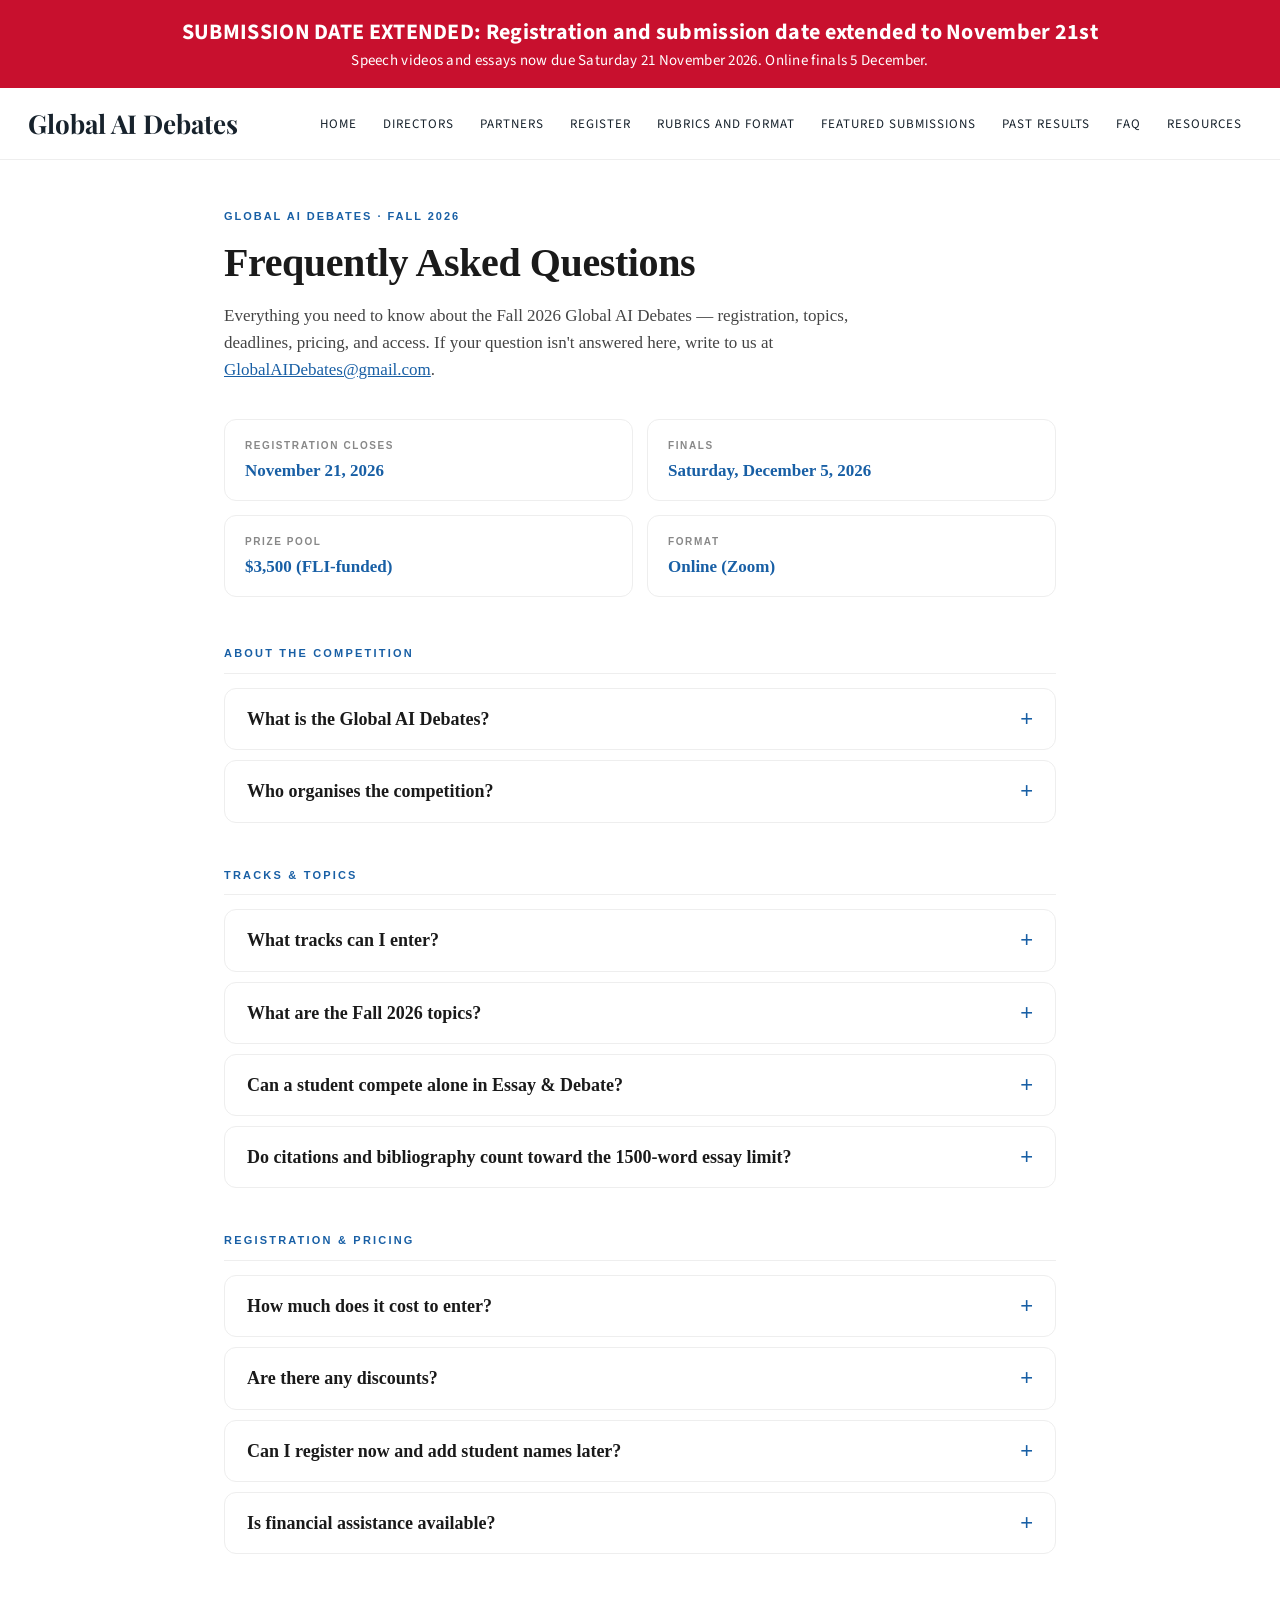
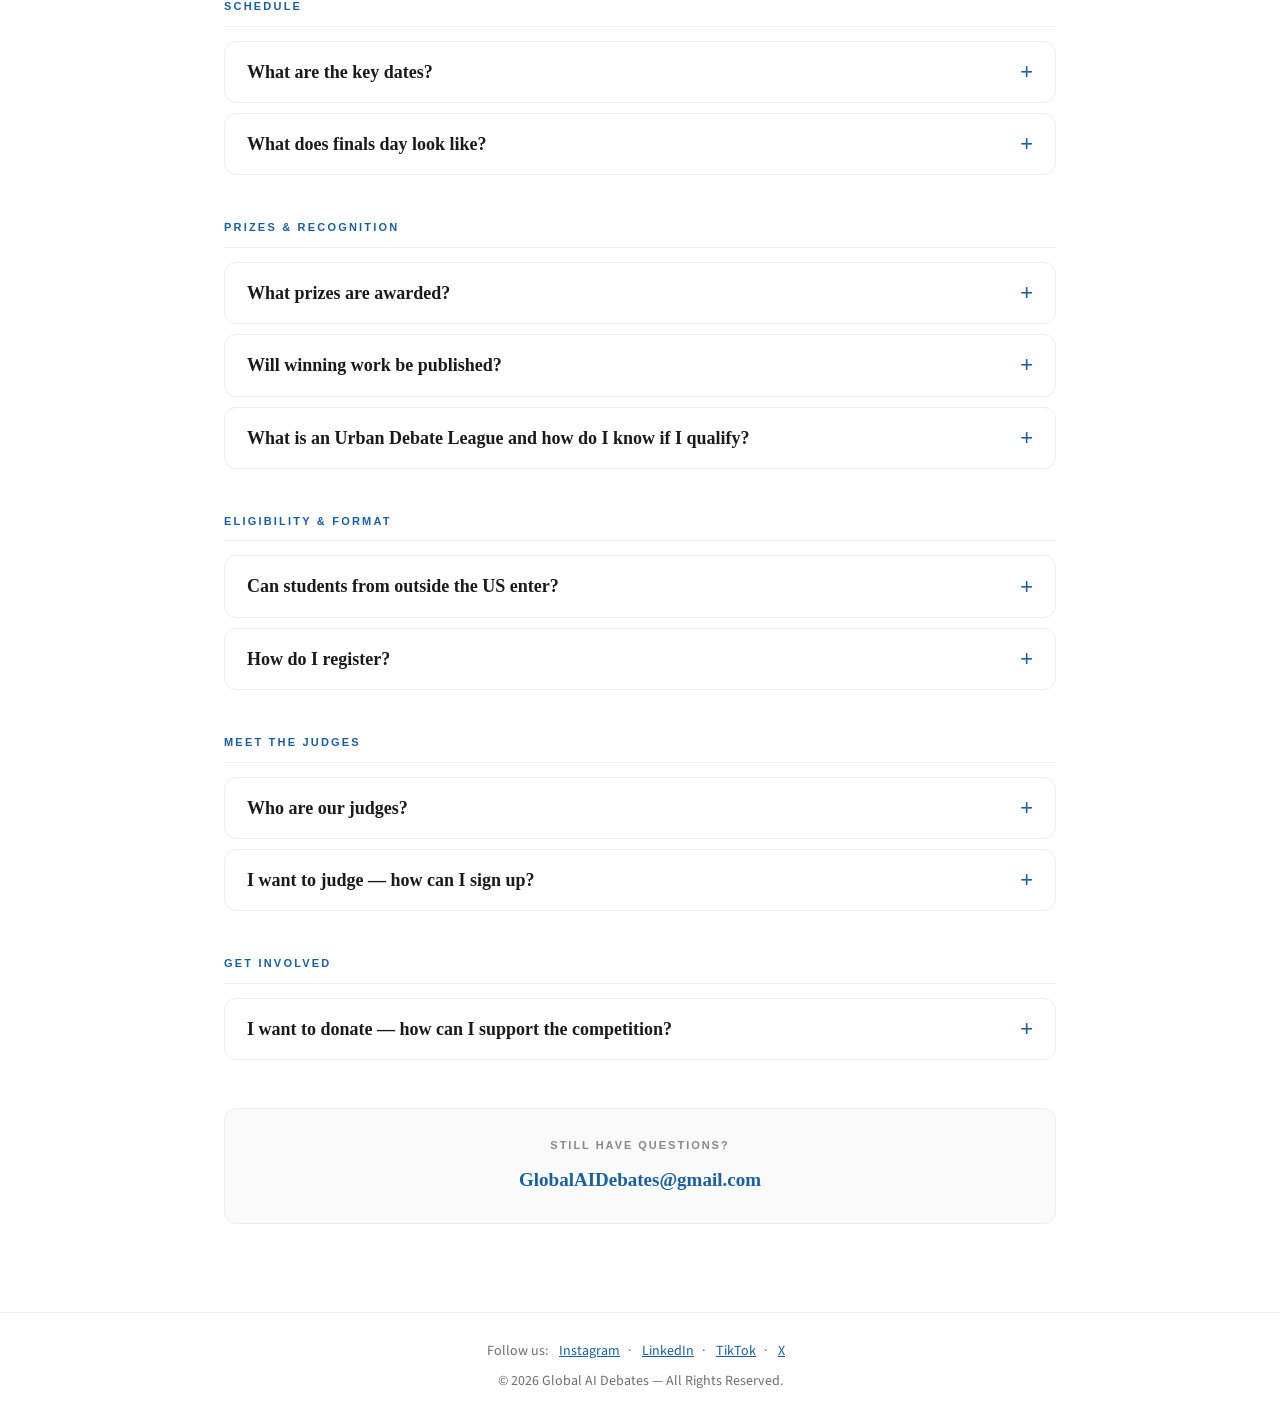
<file: faq-3.html>
<!doctype html><html lang="en"><head>
<meta charset="utf-8"><title>FAQ | Global AI Debates</title>
<link rel="canonical" href="https://globalaidebates.com/faq"><meta name="robots" content="noindex">
<meta http-equiv="refresh" content="0; url=faq.html"><script>location.replace("faq.html"+location.hash)</script></head>
<body><p>This page has moved to <a href="faq.html">the FAQ</a>.</p></body></html>
</file>
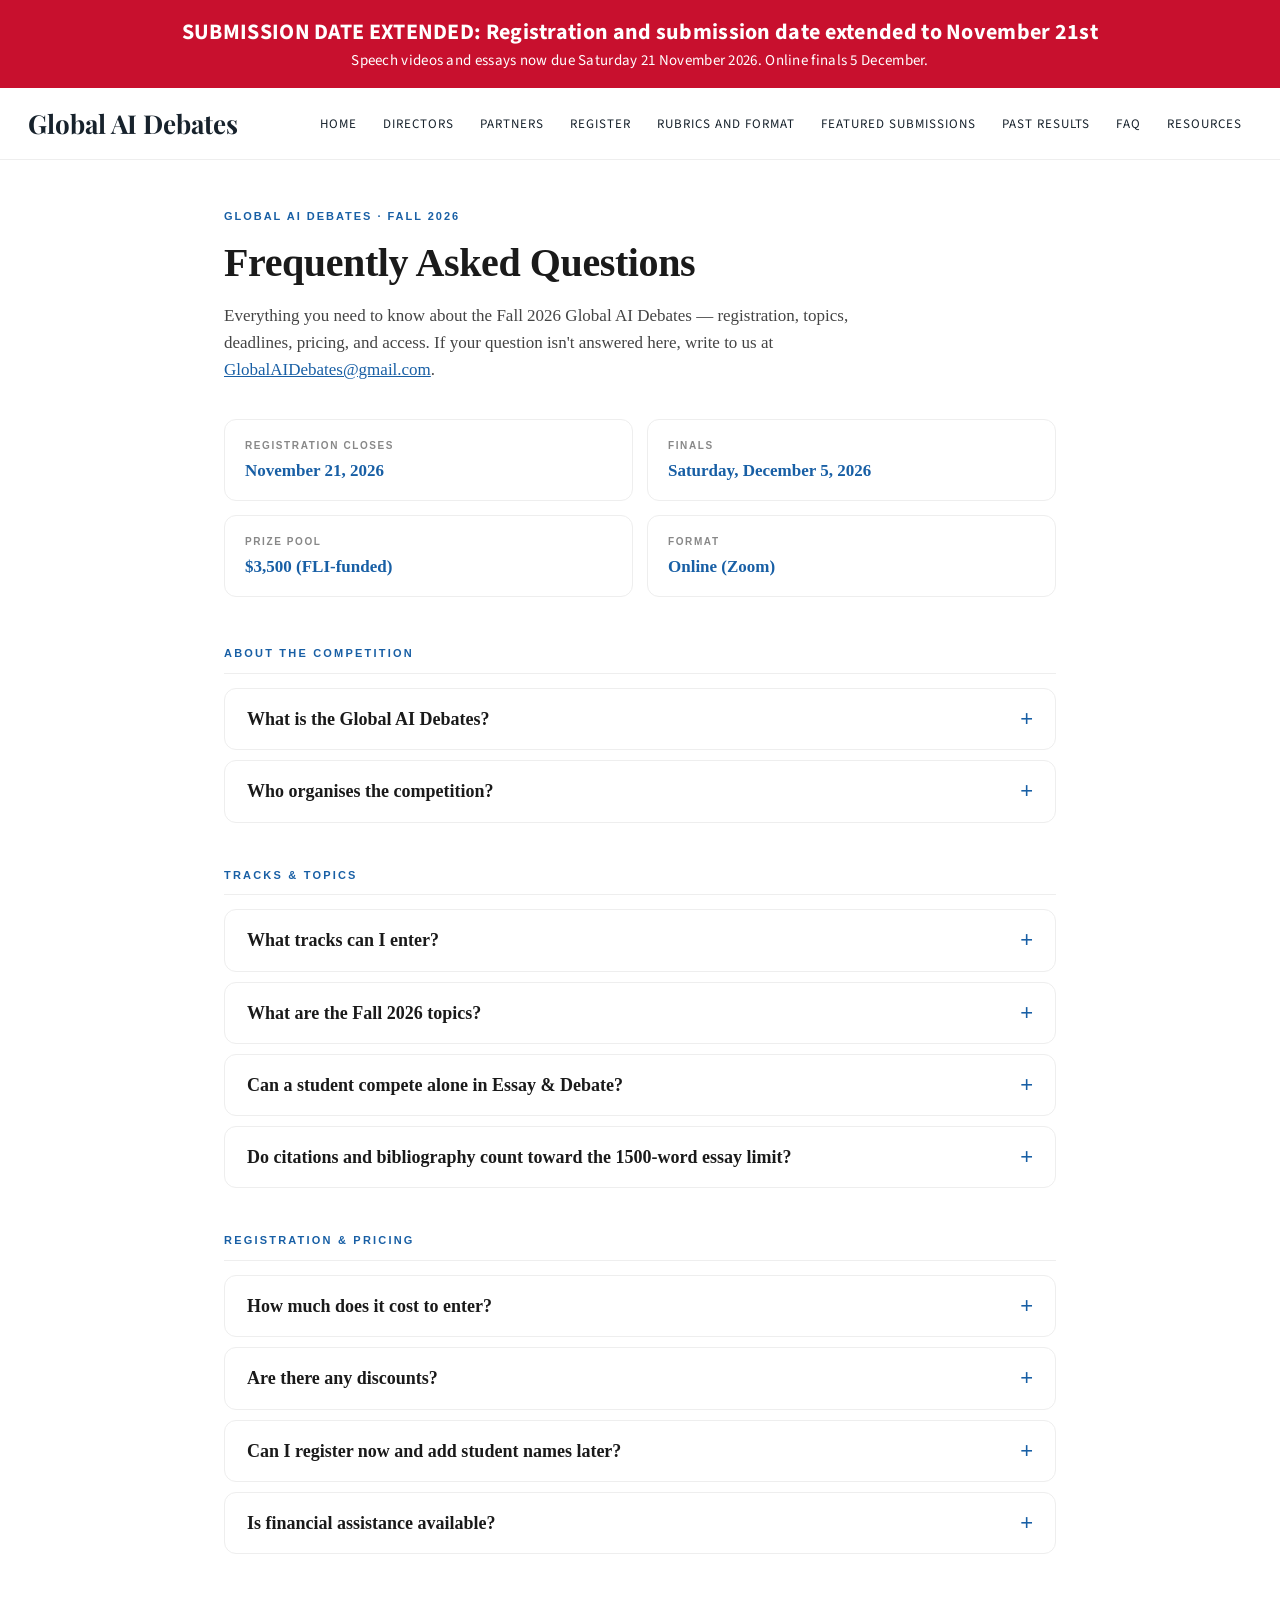
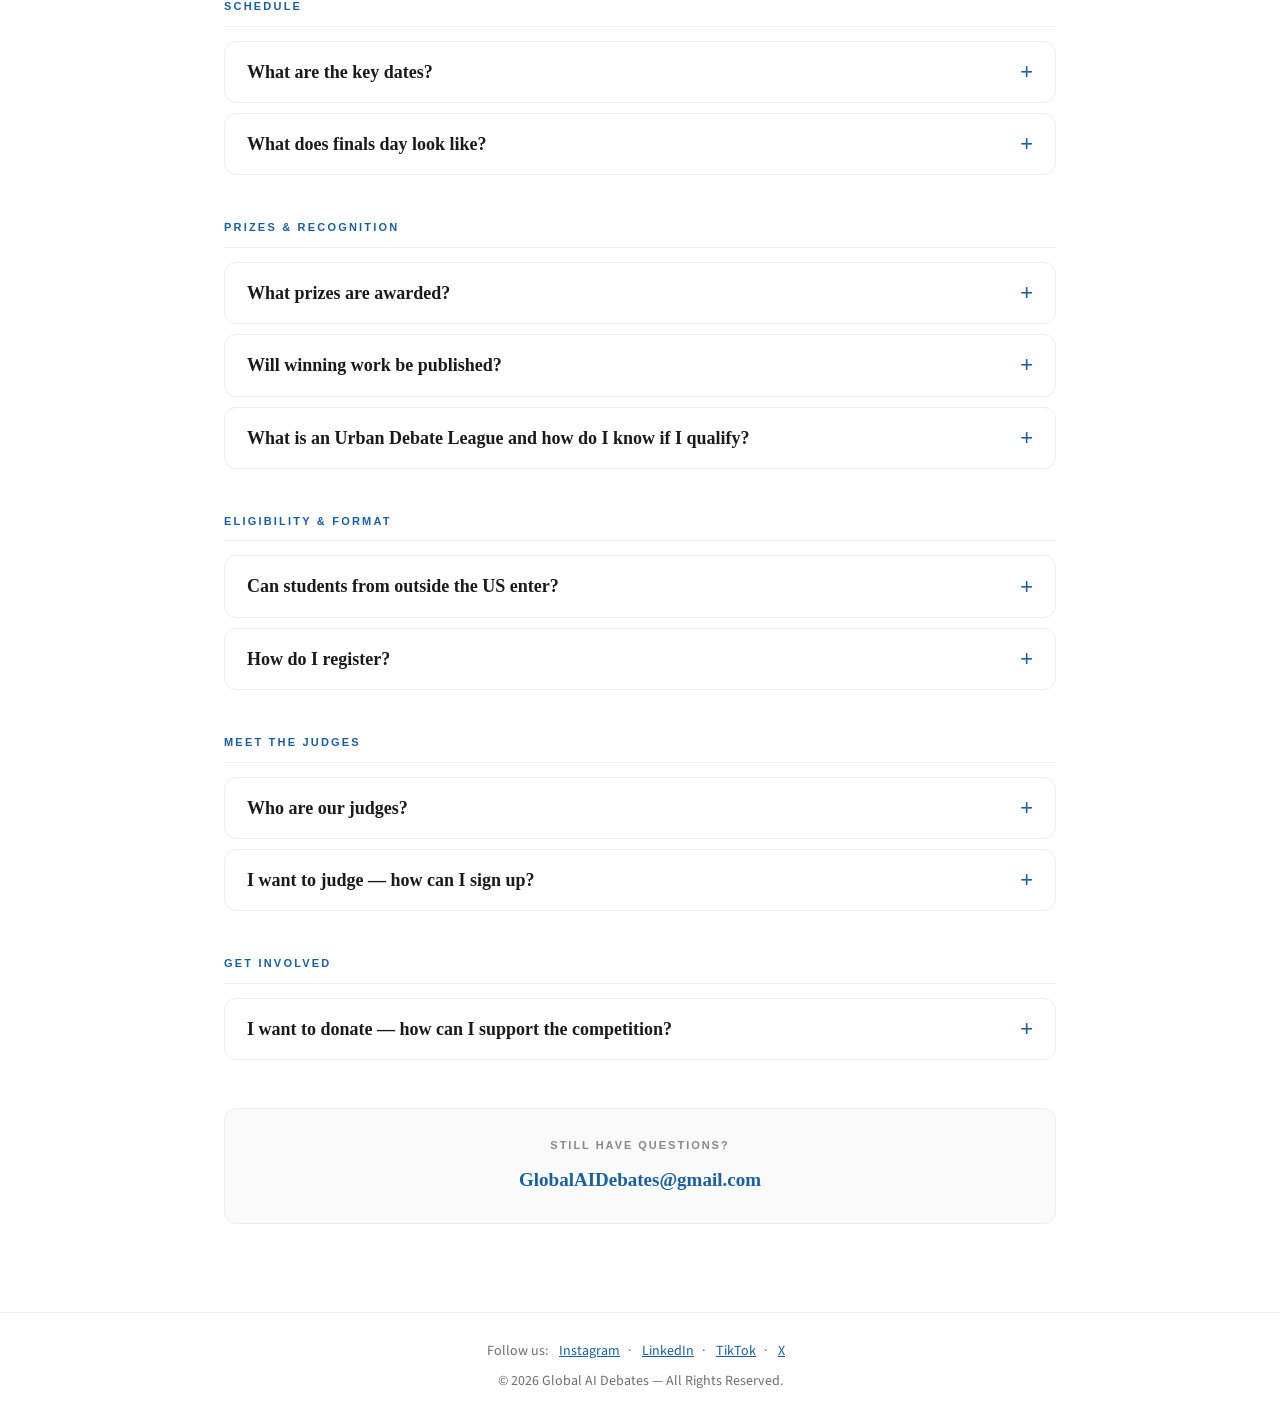
<file: faq.html>
<!doctype html><html lang="en"><head>
<!-- Google Tag Manager (globalaidebates@ account, GTM-KJVCGZ3R) -->
<script>(function(w,d,s,l,i){w[l]=w[l]||[];w[l].push({'gtm.start':new Date().getTime(),event:'gtm.js'});var f=d.getElementsByTagName(s)[0],j=d.createElement(s),dl=l!='dataLayer'?'&l='+l:'';j.async=true;j.src='https://www.googletagmanager.com/gtm.js?id='+i+dl;f.parentNode.insertBefore(j,f);})(window,document,'script','dataLayer','GTM-KJVCGZ3R');</script>

<meta charset="utf-8"><meta name="viewport" content="width=device-width,initial-scale=1">
<title>FAQ | Global AI Debates</title>
<link rel="preconnect" href="https://fonts.googleapis.com"><link rel="preconnect" href="https://fonts.gstatic.com" crossorigin>
<link href="https://fonts.googleapis.com/css2?family=Playfair+Display:wght@400;600;700&family=Source+Sans+3:wght@400;600;700&display=swap" rel="stylesheet">
<style>
*{box-sizing:border-box}body{margin:0;font-family:"Source Sans 3",Arial,sans-serif;color:#17222c;background:#fff}
a{color:#185fa5}
.topbar{background:#c8102e;color:#fff;text-align:center;font-size:22px;font-weight:700;letter-spacing:.3px;padding:18px 16px;line-height:1.3}.topbar small{display:block;font-size:15px;font-weight:400;margin-top:4px}
.topbar strong{color:#fff}
header.site{display:flex;align-items:center;justify-content:space-between;flex-wrap:wrap;gap:12px;padding:18px 28px;border-bottom:1px solid #eee}
header.site .brand{font-family:"Playfair Display",Georgia,serif;font-size:26px;font-weight:700;color:#17222c;text-decoration:none}
nav.main{display:flex;flex-wrap:wrap;gap:6px}
nav.main a{font-size:13px;letter-spacing:1px;text-transform:uppercase;color:#17222c;text-decoration:none;padding:6px 10px;border-radius:5px}
nav.main a:hover{background:#f2f5f8;color:#185fa5}
main{max-width:1000px;margin:0 auto}
footer.site{border-top:1px solid #eee;margin-top:40px;padding:28px;text-align:center;color:#6f6f6f;font-size:14px}
footer.site a{margin:0 8px}
#gaid-countdown{font-family:Georgia,serif;text-align:center;padding:22px 16px;background:#f6f8fb;border-bottom:1px solid #e2e8f0}
#gaid-countdown .cd-label{font-size:12px;letter-spacing:2px;color:#185fa5;text-transform:uppercase}
#gaid-countdown .cd-time{font-size:clamp(22px,4vw,34px);font-weight:700;color:#17222c;margin-top:6px}
</style>
<meta name="description" content="Answers to common questions about Global AI Debates: topics, age groups, speech and essay formats, fees, deadlines and the online finals.">
<link rel="canonical" href="https://globalaidebates.com/faq">
<meta property="og:type" content="website"><meta property="og:site_name" content="Global AI Debates">
<meta property="og:title" content="FAQ | Global AI Debates"><meta property="og:description" content="Answers to common questions about Global AI Debates: topics, age groups, speech and essay formats, fees, deadlines and the online finals.">
<meta property="og:url" content="https://globalaidebates.com/faq"><meta property="og:image" content="https://globalaidebates.com/images/share-card.png">
<meta name="twitter:card" content="summary_large_image"><meta name="twitter:image" content="https://globalaidebates.com/images/share-card.png">
<link rel="stylesheet" href="site.css">
</head><body>
<div class="topbar">SUBMISSION DATE EXTENDED: Registration and submission date extended to November 21st<small>Speech videos and essays now due Saturday 21 November 2026. Online finals 5 December.</small></div>
<header class="site"><a class="brand" href="index.html">Global AI Debates</a><nav class="main"><a href="index.html">Home</a><a href="directors.html">Directors</a><a href="partners.html">Partners</a><a href="register.html">Register</a><a href="rubrics-and-format.html">Rubrics and Format</a><a href="featured-submissions.html">Featured Submissions</a><a href="past-results.html">Past Results</a><a href="faq.html">FAQ</a><a href="resources.html">Resources</a></nav></header>
<main>
<section><div class="blk">


<meta charset="UTF-8">
<meta name="viewport" content="width=device-width, initial-scale=1.0">

<style>
  /* === MPI design system: Georgia body + Arial labels, #185FA5 accent, 12px cards === */

  .gaid-faq, .gaid-faq * {
    box-sizing: border-box;
  }

  .gaid-faq {
    font-family: Georgia, "Times New Roman", serif;
    color: #222;
    line-height: 1.6;
    max-width: 880px;
    margin: 0 auto;
    padding: 48px 24px;
    background: #fff;
    /* CMS overrides */
    overflow: visible !important;
    height: auto !important;
    max-height: none !important;
    display: block !important;
  }

  /* --- Header --- */
  .gaid-faq__header {
    margin-bottom: 32px;
    overflow: visible !important;
    height: auto !important;
    max-height: none !important;
    display: block !important;
  }

  .gaid-faq__eyebrow {
    font-family: Arial, Helvetica, sans-serif;
    font-size: 11px;
    font-weight: 700;
    letter-spacing: 0.18em;
    text-transform: uppercase;
    color: #185FA5;
    margin-bottom: 14px;
  }

  .gaid-faq__title {
    font-family: Georgia, "Times New Roman", serif;
    font-size: 40px;
    font-weight: 700;
    margin: 0 0 16px 0;
    line-height: 1.15;
    color: #1a1a1a;
    letter-spacing: -0.01em;
  }

  .gaid-faq__intro {
    font-size: 17px;
    color: #444;
    margin: 0;
    max-width: 660px;
  }

  /* --- Quick facts (2-column card grid) --- */
  .gaid-faq__facts {
    display: grid !important;
    grid-template-columns: repeat(2, 1fr);
    gap: 14px;
    margin: 36px 0 48px 0;
    overflow: visible !important;
    height: auto !important;
    max-height: none !important;
  }

  .gaid-faq__fact {
    border: 1px solid #eee;
    border-radius: 12px;
    padding: 18px 20px;
    background: #fff;
    overflow: visible !important;
    height: auto !important;
    max-height: none !important;
    display: block !important;
  }

  .gaid-faq__fact-label {
    font-family: Arial, Helvetica, sans-serif;
    font-size: 10px;
    font-weight: 700;
    letter-spacing: 0.16em;
    text-transform: uppercase;
    color: #888;
    margin-bottom: 6px;
  }

  .gaid-faq__fact-value {
    font-family: Georgia, "Times New Roman", serif;
    font-size: 17px;
    font-weight: 700;
    color: #185FA5;
    line-height: 1.3;
  }

  /* --- Section labels --- */
  .gaid-faq__section {
    font-family: Arial, Helvetica, sans-serif;
    font-size: 11px;
    font-weight: 700;
    letter-spacing: 0.2em;
    text-transform: uppercase;
    color: #185FA5;
    margin: 44px 0 14px 0;
    padding-bottom: 10px;
    border-bottom: 1px solid #eee;
  }

  .gaid-faq__section:first-of-type {
    margin-top: 8px;
  }

  /* --- FAQ items (details/summary accordion, no JS) --- */
  .gaid-faq__item {
    border: 1px solid #eee;
    border-radius: 12px;
    margin-bottom: 10px;
    background: #fff;
    overflow: visible !important;
    height: auto !important;
    max-height: none !important;
    display: block !important;
    transition: border-color 0.15s ease;
  }

  .gaid-faq__item[open] {
    border-color: #d9d9d9;
  }

  .gaid-faq__q {
    font-family: Georgia, "Times New Roman", serif;
    font-size: 18px;
    font-weight: 700;
    padding: 18px 56px 18px 22px;
    cursor: pointer;
    list-style: none;
    position: relative;
    color: #1a1a1a;
    line-height: 1.35;
  }

  .gaid-faq__q::-webkit-details-marker { display: none; }
  .gaid-faq__q::marker { content: ""; }

  .gaid-faq__q::after {
    content: "+";
    position: absolute;
    right: 22px;
    top: 50%;
    transform: translateY(-50%);
    font-family: Arial, Helvetica, sans-serif;
    font-size: 22px;
    font-weight: 400;
    color: #185FA5;
    line-height: 1;
  }

  .gaid-faq__item[open] .gaid-faq__q::after {
    content: "−";
  }

  .gaid-faq__a {
    padding: 4px 22px 22px 22px;
    color: #333;
    font-size: 16px;
  }

  .gaid-faq__a p {
    margin: 0 0 12px 0;
  }

  .gaid-faq__a p:last-child { margin-bottom: 0; }

  .gaid-faq__a ul {
    margin: 4px 0 12px 0;
    padding-left: 22px;
  }

  .gaid-faq__a li {
    margin-bottom: 6px;
  }

  .gaid-faq__a strong { color: #1a1a1a; }

  /* --- Pill badges --- */
  .gaid-faq__pill {
    display: inline-block;
    background: #f5f5f5;
    border-radius: 999px;
    padding: 4px 12px;
    font-family: Arial, Helvetica, sans-serif;
    font-size: 11px;
    font-weight: 700;
    letter-spacing: 0.04em;
    color: #444;
    margin: 0 4px 4px 0;
    text-transform: none;
  }

  /* --- Italic quoted statement --- */
  .gaid-faq__quote {
    font-style: italic;
    color: #185FA5;
    display: block;
    margin-top: 4px;
  }

  /* --- Topic block (groups pill + quote together) --- */
  .gaid-faq__topic {
    padding: 10px 0;
    border-bottom: 1px dashed #eee;
  }
  .gaid-faq__topic:last-child {
    border-bottom: none;
    padding-bottom: 0;
  }
  .gaid-faq__topic:first-child { padding-top: 0; }

  /* --- Contact card --- */
  .gaid-faq__contact {
    margin-top: 48px;
    padding: 28px 24px;
    border: 1px solid #eee;
    border-radius: 12px;
    background: #fafafa;
    text-align: center;
    overflow: visible !important;
    height: auto !important;
    max-height: none !important;
    display: block !important;
  }

  .gaid-faq__contact-label {
    font-family: Arial, Helvetica, sans-serif;
    font-size: 11px;
    font-weight: 700;
    letter-spacing: 0.18em;
    text-transform: uppercase;
    color: #888;
    margin-bottom: 10px;
  }

  .gaid-faq__contact a {
    color: #185FA5;
    text-decoration: none;
    font-weight: 700;
    font-size: 19px;
    font-family: Georgia, "Times New Roman", serif;
  }

  .gaid-faq__contact a:hover {
    text-decoration: underline;
  }

  /* --- Responsive --- */
  @media (max-width: 600px) {
    .gaid-faq { padding: 28px 16px; }
    .gaid-faq__title { font-size: 30px; }
    .gaid-faq__facts { grid-template-columns: 1fr; }
    .gaid-faq__q { font-size: 16px; padding: 16px 48px 16px 18px; }
    .gaid-faq__a { padding: 4px 18px 18px 18px; font-size: 15px; }
    .gaid-faq__fact { padding: 16px 18px; }
  }
</style>

<div class="blk">

<div class="gaid-faq">

  <header class="gaid-faq__header">
    <div class="gaid-faq__eyebrow">Global AI Debates · Fall 2026</div>
    <h1 class="gaid-faq__title">Frequently Asked Questions</h1>
    <p class="gaid-faq__intro">Everything you need to know about the Fall 2026 Global AI Debates — registration, topics, deadlines, pricing, and access. If your question isn't answered here, write to us at <a href="mailto:GlobalAIDebates@gmail.com" style="color:#185FA5;">GlobalAIDebates@gmail.com</a>.</p>
  </header>

  <div class="gaid-faq__facts">
    <div class="gaid-faq__fact">
      <div class="gaid-faq__fact-label">Registration Closes</div>
      <div class="gaid-faq__fact-value">November 21, 2026</div>
    </div>
    <div class="gaid-faq__fact">
      <div class="gaid-faq__fact-label">Finals</div>
      <div class="gaid-faq__fact-value">Saturday, December 5, 2026</div>
    </div>
    <div class="gaid-faq__fact">
      <div class="gaid-faq__fact-label">Prize Pool</div>
      <div class="gaid-faq__fact-value">$3,500 (FLI-funded)</div>
    </div>
    <div class="gaid-faq__fact">
      <div class="gaid-faq__fact-label">Format</div>
      <div class="gaid-faq__fact-value">Online (Zoom)</div>
    </div>
  </div>

  <!-- ============ About the Competition ============ -->
  <div class="gaid-faq__section">About the Competition</div>

  <details class="gaid-faq__item">
    <summary class="gaid-faq__q">What is the Global AI Debates?</summary>
    <div class="gaid-faq__a">
      <p>The Global AI Debates is an international academic competition where secondary students engage with the most urgent ethical questions about artificial intelligence. It is run by the Modus Ponens Institute in partnership with TKEthics and DebateUS, backed by the UC Berkeley Debate Society, and supported by a $10,000 grant from the Future of Life Institute.</p>
      <p>Judges are drawn from leading AI institutions including MIT, OpenAI, and Perplexity.</p>
    </div>
  </details>

  <details class="gaid-faq__item">
    <summary class="gaid-faq__q">Who organises the competition?</summary>
    <div class="gaid-faq__a">
      <p>The Global AI Debates is jointly organised by the Modus Ponens Institute, TKEthics, and DebateUS, backed by the UC Berkeley Debate Society. It is led by veteran organisers behind the Harvard and Georgetown debate tournaments and the Pan American Ethics Olympiads.</p>
    </div>
  </details>

  <!-- ============ Tracks & Topics ============ -->
  <div class="gaid-faq__section">Tracks &amp; Topics</div>

  <details class="gaid-faq__item">
    <summary class="gaid-faq__q">What tracks can I enter?</summary>
    <div class="gaid-faq__a">
      <p>There are two tracks:</p>
      <ul>
        <li><strong>Speech Competition</strong> (solo) — for Primary, Middle, and High School students. Record and submit a speech; finalists deliver their speech live on Zoom.</li>
        <li><strong>Essay &amp; Debate Track</strong> (team) — for teams of 2–5, any age. Submit a team essay for or against the topic; finalists compete in live debates on Zoom.</li>
      </ul>
    </div>
  </details>

  <details class="gaid-faq__item">
    <summary class="gaid-faq__q">What are the Fall 2026 topics?</summary>
    <div class="gaid-faq__a">
      <div class="gaid-faq__topic">
        <span class="gaid-faq__pill">Primary · Ages 7–10 · 5 min · Solo</span>
        <span class="gaid-faq__quote">"We support the development of self-driving cars."</span>
      </div>
      <div class="gaid-faq__topic">
        <span class="gaid-faq__pill">Middle · Ages 11–13 · 7 min · Solo</span>
        <span class="gaid-faq__quote">"There are jobs that AI should not be allowed to do, even if it is as good as humans."</span>
      </div>
      <div class="gaid-faq__topic">
        <span class="gaid-faq__pill">High School · Ages 14–18 · 7 min · Solo</span>
        <span class="gaid-faq__quote">"AIs should be granted the rights of legal persons."</span>
      </div>
      <div class="gaid-faq__topic">
        <span class="gaid-faq__pill">Essay &amp; Debate · Any age · 1500 words · Teams 2–5 · Pro or Con</span>
        <span class="gaid-faq__quote">"AIs should be granted the rights of legal persons."</span>
      </div>
    </div>
  </details>

  <details class="gaid-faq__item">
    <summary class="gaid-faq__q">Can a student compete alone in Essay &amp; Debate?</summary>
    <div class="gaid-faq__a">
      <p>No. The Essay &amp; Debate Track is a team event. Teams must consist of 2 to 5 students, of any age. Students who want to compete individually should enter the Speech Competition in their age division.</p>
    </div>
  </details>

  <details class="gaid-faq__item">
    <summary class="gaid-faq__q">Do citations and bibliography count toward the 1500-word essay limit?</summary>
    <div class="gaid-faq__a">
      <p>No. Citations and bibliography do not count toward the word total. However, essays exceeding 1500 words (excluding citations) will not be considered.</p>
    </div>
  </details>

  <!-- ============ Registration & Pricing ============ -->
  <div class="gaid-faq__section">Registration &amp; Pricing</div>

  <details class="gaid-faq__item">
    <summary class="gaid-faq__q">How much does it cost to enter?</summary>
    <div class="gaid-faq__a">
      <ul>
        <li>Teams submitting 10 or more entries: <strong>$100 USD per entry</strong></li>
        <li>Teams submitting fewer than 10 entries: <strong>$120 USD per entry</strong></li>
      </ul>
      <p>An entry is a single speech (one student) or a single essay (one team of 2–5 students).</p>
    </div>
  </details>

  <details class="gaid-faq__item">
    <summary class="gaid-faq__q">Are there any discounts?</summary>
    <div class="gaid-faq__a">
      
      <p><strong>Co-Registration Discount:</strong> Register for one of our tracks plus the Georgetown Tournament Speech Track for a combined total of $140 USD for both events.</p>
    </div>
  </details>

  <details class="gaid-faq__item">
    <summary class="gaid-faq__q">Can I register now and add student names later?</summary>
    <div class="gaid-faq__a">
      <p>Yes. Student names are not required until your entry is submitted. You can pay for your teams in advance and add the names later. Registrations are accepted through to the day essay and speech submissions are due.</p>
    </div>
  </details>

  <details class="gaid-faq__item">
    <summary class="gaid-faq__q">Is financial assistance available?</summary>
    <div class="gaid-faq__a">
      <p>Yes. The Promotion &amp; Access Fund — supported by the Future of Life Institute grant — helps subsidise registration for students from under-resourced schools. To request support, fill out our <a href="https://form.jotform.com/260764995688077" style="color:#185FA5;">Fee Waiver &amp; Discount Request Form</a>. If approved, we'll email you a discount code to use when you register.</p>
    </div>
  </details>

  <!-- ============ Schedule ============ -->
  <div class="gaid-faq__section">Schedule</div>

  <details class="gaid-faq__item">
    <summary class="gaid-faq__q">What are the key dates?</summary>
    <div class="gaid-faq__a">
      <ul>
        <li><strong>November 21, 2026</strong> — Registration closes (extended from November 14); speech videos and initial essays due</li>
        <li><strong>November 28, 2026</strong> — Finalists announced (top 20% of speeches in each category; top 8 essays)</li>
        <li><strong>Saturday, December 5, 2026</strong> — Live finals on Zoom</li>
      </ul>
    </div>
  </details>

  <details class="gaid-faq__item">
    <summary class="gaid-faq__q">What does finals day look like?</summary>
    <div class="gaid-faq__a">
      <p>All finals take place online on Saturday, December 5, 2026:</p>
      <ul>
        <li><strong>6:00 PM ET</strong> — Live Speech Finals (panel) and Essay &amp; Debate Quarterfinals</li>
        <li><strong>7:30 PM ET</strong> — Essay &amp; Debate Semifinals</li>
        <li><strong>9:00 PM ET</strong> — Essay &amp; Debate Finals</li>
      </ul>
    </div>
  </details>

  <!-- ============ Prizes & Recognition ============ -->
  <div class="gaid-faq__section">Prizes &amp; Recognition</div>

  <details class="gaid-faq__item">
    <summary class="gaid-faq__q">What prizes are awarded?</summary>
    <div class="gaid-faq__a">
      <p>Fall 2026 features a $3,500 prize pool, funded by the Future of Life Institute grant:</p>
      <ul>
        <li><strong>Essay &amp; Debate:</strong> US$1,000 for the champion, US$350 for the finalist, and US$100 each for the two semifinalist teams.</li>
        <li><strong>Primary School Speech:</strong> $400 / $150 / $100</li>
        <li><strong>Middle School Speech:</strong> $400 / $150 / $100</li>
        <li><strong>High School Speech:</strong> $400 / $150 / $100</li>
      </ul>
      <p>Additionally, the top participant from any Urban Debate League receives a $100 prize in each division.</p>
    </div>
  </details>

  <details class="gaid-faq__item">
    <summary class="gaid-faq__q">Will winning work be published?</summary>
    <div class="gaid-faq__a">
      <p>Yes. Top essays and speeches from Fall 2026 will be published on the Future of Life Institute website, as well as on our own Modus Ponens Institute and Global AI Debates websites.</p>
    </div>
  </details>

  <details class="gaid-faq__item">
    <summary class="gaid-faq__q">What is an Urban Debate League and how do I know if I qualify?</summary>
    <div class="gaid-faq__a">
      <p>Urban Debate Leagues are nonprofit networks that bring competitive debate programmes to public schools in major cities, primarily serving students who would otherwise lack access to debate. If your school's debate programme is run by or affiliated with an Urban Debate League, you qualify for the $100 top-participant prize in your division. If you're unsure, write to us and we'll confirm.</p>
    </div>
  </details>

  <!-- ============ Eligibility & Format ============ -->
  <div class="gaid-faq__section">Eligibility &amp; Format</div>

  <details class="gaid-faq__item">
    <summary class="gaid-faq__q">Can students from outside the US enter?</summary>
    <div class="gaid-faq__a">
      <p>Yes. The Global AI Debates is open internationally. Past competitions have drawn students from across North America, Asia, Africa, and Europe — including students at public schools without institutional debate support. The entire competition is held online.</p>
    </div>
  </details>

  <details class="gaid-faq__item">
    <summary class="gaid-faq__q">How do I register?</summary>
    <div class="gaid-faq__a">
      <p>Registration runs from January through November 21, 2026. Register and pay on <a href="https://www.tkethics.org/register/global-ai-debates-fall-2026" style="color:#185FA5;">tkethics.org</a>, our registration partner (enter any discount code at checkout). Then submit each speech video or essay through our <a href="https://form.jotform.com/260754993828070" style="color:#185FA5;">submission form</a> by the deadline. You can pay for your teams in advance and add student names and entries later.</p>
    </div>
  </details>

  <!-- ============ Meet the Judges ============ -->
  <div class="gaid-faq__section">Meet the Judges</div>

  <details class="gaid-faq__item">
    <summary class="gaid-faq__q">Who are our judges?</summary>
    <div class="gaid-faq__a">
      <p>Our judging panels are drawn from leading AI organisations, universities, and the academic debate and ethics communities. Past judges have included researchers and practitioners from <strong>MIT, OpenAI, Perplexity, NVIDIA, Microsoft</strong>, and major universities, alongside scholars of argumentation and ethics.</p>
      <p>Recent panellists include:</p>
      <ul>
        <li><strong>Priten Soundar-Shah</strong> — CEO of PedagogyVentures; B.A. in Philosophy, Harvard College; M.Ed., Harvard Graduate School of Education; Visiting Researcher at the Harvard Department of Philosophy.</li>
        <li><strong>Ayantola Alayande</strong> — PhD Candidate at the University of Oxford; Researcher at the Global Center on AI Governance, working on AI infrastructure, governance, and responsible AI policy.</li>
      </ul>
      <p>Specific panels for each round are confirmed closer to the event.</p>
    </div>
  </details>

  <details class="gaid-faq__item">
    <summary class="gaid-faq__q">I want to judge — how can I sign up?</summary>
    <div class="gaid-faq__a">
      <p>We'd love to have you. Judges typically have a background in AI, ethics, debate, philosophy, education, or a related field — but we welcome anyone with strong analytical skills and an interest in the topics.</p>
      <p>To express interest, write to <a href="mailto:GlobalAIDebates@gmail.com" style="color:#185FA5;">GlobalAIDebates@gmail.com</a> with a short note about your background. The dedicated Fall 2026 judging sign-up form will be circulated closer to the event.</p>
    </div>
  </details>

  <!-- ============ Get Involved ============ -->
  <div class="gaid-faq__section">Get Involved</div>

  <details class="gaid-faq__item">
    <summary class="gaid-faq__q">I want to donate — how can I support the competition?</summary>
    <div class="gaid-faq__a">
      <p>Thank you — donations directly expand the Promotion &amp; Access Fund, which subsidises registration for students from under-resourced schools and helps bring the competition to more students worldwide.</p>
      <p>To donate or discuss partnership and sponsorship, write to <a href="mailto:GlobalAIDebates@gmail.com" style="color:#185FA5;">GlobalAIDebates@gmail.com</a> and we'll send through the relevant details.</p>
    </div>
  </details>

  <!-- ============ Contact ============ -->
  <div class="gaid-faq__contact">
    <div class="gaid-faq__contact-label">Still have questions?</div>
    <a href="mailto:GlobalAIDebates@gmail.com">GlobalAIDebates@gmail.com</a>
  </div>

</div>

</div>
</div></section>
</main>
<footer class="site"><div>Follow us:
<a href="https://www.instagram.com/global_ai_debates/">Instagram</a>·
<a href="https://www.linkedin.com/company/105782500/">LinkedIn</a>·
<a href="https://www.tiktok.com/@archie.stapleton">TikTok</a>·
<a href="https://www.x.com/GlobalAIDebates">X</a></div>
<div style="margin-top:10px">© 2026 Global AI Debates — All Rights Reserved.</div></footer></body></html>
</file>
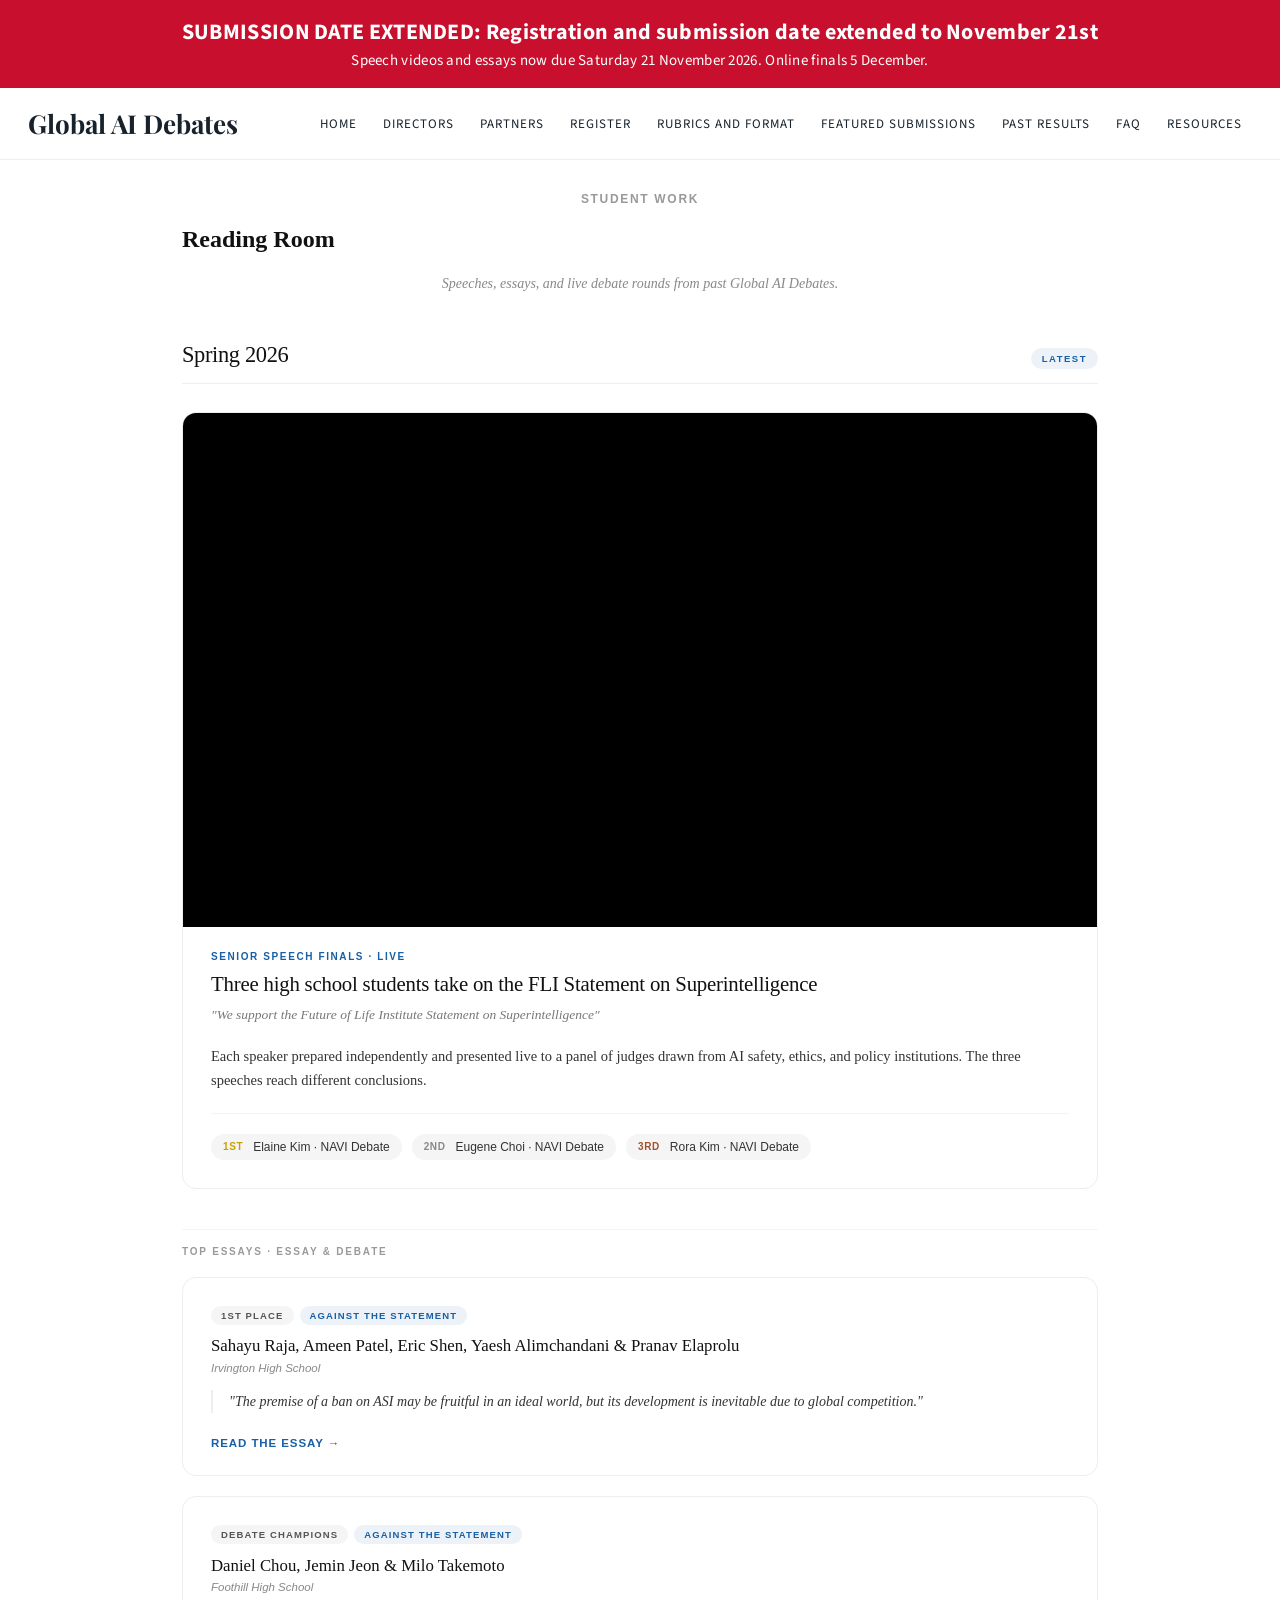
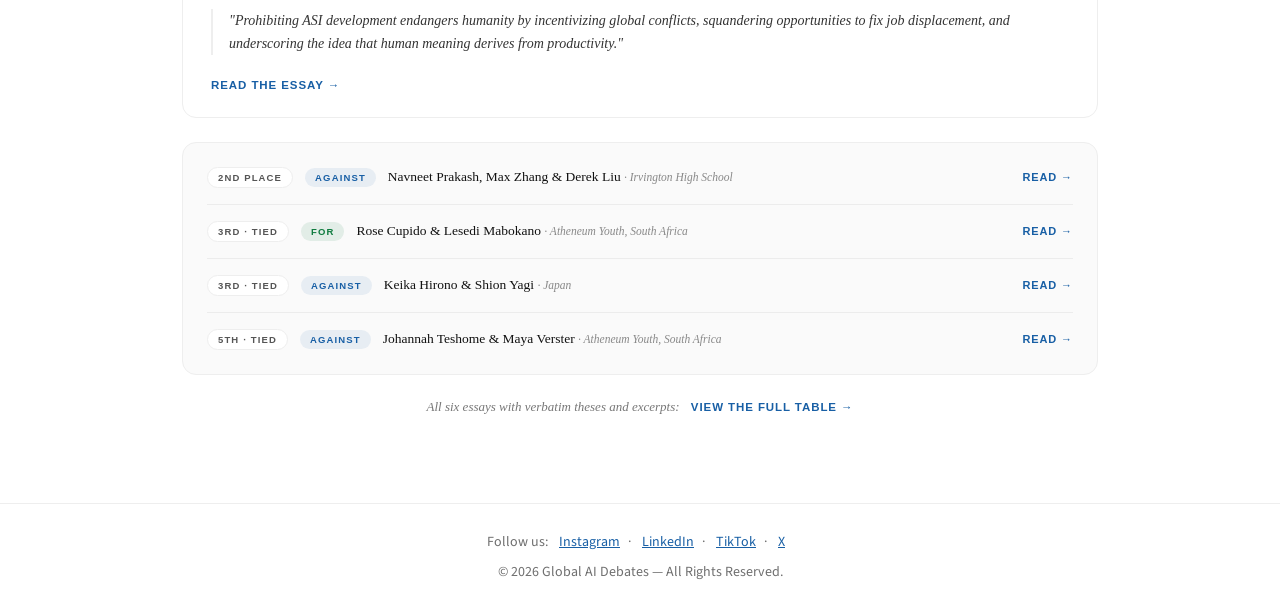
<file: featured-submissions.html>
<!doctype html><html lang="en"><head>
<!-- Google Tag Manager (globalaidebates@ account, GTM-KJVCGZ3R) -->
<script>(function(w,d,s,l,i){w[l]=w[l]||[];w[l].push({'gtm.start':new Date().getTime(),event:'gtm.js'});var f=d.getElementsByTagName(s)[0],j=d.createElement(s),dl=l!='dataLayer'?'&l='+l:'';j.async=true;j.src='https://www.googletagmanager.com/gtm.js?id='+i+dl;f.parentNode.insertBefore(j,f);})(window,document,'script','dataLayer','GTM-KJVCGZ3R');</script>

<meta charset="utf-8"><meta name="viewport" content="width=device-width,initial-scale=1">
<title>Featured Submissions | Global AI Debates</title>
<link rel="preconnect" href="https://fonts.googleapis.com"><link rel="preconnect" href="https://fonts.gstatic.com" crossorigin>
<link href="https://fonts.googleapis.com/css2?family=Playfair+Display:wght@400;600;700&family=Source+Sans+3:wght@400;600;700&display=swap" rel="stylesheet">
<style>
*{box-sizing:border-box}body{margin:0;font-family:"Source Sans 3",Arial,sans-serif;color:#17222c;background:#fff}
a{color:#185fa5}
.topbar{background:#c8102e;color:#fff;text-align:center;font-size:22px;font-weight:700;letter-spacing:.3px;padding:18px 16px;line-height:1.3}.topbar small{display:block;font-size:15px;font-weight:400;margin-top:4px}
.topbar strong{color:#fff}
header.site{display:flex;align-items:center;justify-content:space-between;flex-wrap:wrap;gap:12px;padding:18px 28px;border-bottom:1px solid #eee}
header.site .brand{font-family:"Playfair Display",Georgia,serif;font-size:26px;font-weight:700;color:#17222c;text-decoration:none}
nav.main{display:flex;flex-wrap:wrap;gap:6px}
nav.main a{font-size:13px;letter-spacing:1px;text-transform:uppercase;color:#17222c;text-decoration:none;padding:6px 10px;border-radius:5px}
nav.main a:hover{background:#f2f5f8;color:#185fa5}
main{max-width:1000px;margin:0 auto}
footer.site{border-top:1px solid #eee;margin-top:40px;padding:28px;text-align:center;color:#6f6f6f;font-size:14px}
footer.site a{margin:0 8px}
#gaid-countdown{font-family:Georgia,serif;text-align:center;padding:22px 16px;background:#f6f8fb;border-bottom:1px solid #e2e8f0}
#gaid-countdown .cd-label{font-size:12px;letter-spacing:2px;color:#185fa5;text-transform:uppercase}
#gaid-countdown .cd-time{font-size:clamp(22px,4vw,34px);font-weight:700;color:#17222c;margin-top:6px}
</style>
<meta name="description" content="Read featured speeches and essays from past Global AI Debates competitors.">
<link rel="canonical" href="https://globalaidebates.com/featured-submissions">
<meta property="og:type" content="website"><meta property="og:site_name" content="Global AI Debates">
<meta property="og:title" content="Featured Submissions | Global AI Debates"><meta property="og:description" content="Read featured speeches and essays from past Global AI Debates competitors.">
<meta property="og:url" content="https://globalaidebates.com/featured-submissions"><meta property="og:image" content="https://globalaidebates.com/images/share-card.png">
<meta name="twitter:card" content="summary_large_image"><meta name="twitter:image" content="https://globalaidebates.com/images/share-card.png">
<link rel="stylesheet" href="site.css">
</head><body>
<div class="topbar">SUBMISSION DATE EXTENDED: Registration and submission date extended to November 21st<small>Speech videos and essays now due Saturday 21 November 2026. Online finals 5 December.</small></div>
<header class="site"><a class="brand" href="index.html">Global AI Debates</a><nav class="main"><a href="index.html">Home</a><a href="directors.html">Directors</a><a href="partners.html">Partners</a><a href="register.html">Register</a><a href="rubrics-and-format.html">Rubrics and Format</a><a href="featured-submissions.html">Featured Submissions</a><a href="past-results.html">Past Results</a><a href="faq.html">FAQ</a><a href="resources.html">Resources</a></nav></header>
<main>
<section><div class="blk"><!-- ============================================================ -->
<!--  GLOBAL AI DEBATES — Student Work                            -->
<!--  Section housing speech videos and links to top essays.      -->
<!--  Designed to scale: add more video cards / essay rows.       -->
<!--  House style: Georgia / Arial, #185FA5, light borders.       -->
<!-- ============================================================ -->
<style>
.gad-work {
  font-family: Georgia, serif;
  max-width: 980px;
  margin: 0 auto;
  padding: 2rem 2rem 3rem;
  color: #111;
  overflow: visible !important;
  height: auto !important;
  max-height: none !important;
  display: block !important;
}
.gad-work .gad-section-label {
  font-family: Arial, sans-serif;
  font-size: 12px;
  font-weight: 700;
  letter-spacing: 0.14em;
  text-transform: uppercase;
  color: #999;
  text-align: center;
  margin: 0 0 1rem;
}
.gad-work :is(h1,h2).gad-page-title {
  font-family: Georgia, serif;
  font-size: 2rem;
  font-weight: 500;
  text-align: center;
  margin: 0 0 0.5rem;
  letter-spacing: -0.015em;
  color: #111;
}
.gad-work .gad-page-sub {
  font-family: Georgia, serif;
  font-size: 14px;
  font-style: italic;
  color: #888;
  text-align: center;
  max-width: 580px;
  margin: 0 auto 3rem;
  line-height: 1.5;
}
/* Season header */
.gad-work .gad-season {
  display: flex;
  align-items: baseline;
  justify-content: space-between;
  margin: 0 0 1.75rem;
  padding-bottom: 0.85rem;
  border-bottom: 1px solid #eee;
}
.gad-work .gad-season h3 {
  font-family: Georgia, serif;
  font-size: 1.4rem;
  font-weight: 500;
  margin: 0;
  letter-spacing: -0.015em;
  color: #111;
}
.gad-work .gad-season-tag {
  font-family: Arial, sans-serif;
  font-size: 9.5px;
  font-weight: 700;
  letter-spacing: 0.16em;
  text-transform: uppercase;
  color: #185FA5;
  background: rgba(24, 95, 165, 0.08);
  padding: 5px 11px;
  border-radius: 999px;
}
/* Sub-section header */
.gad-work .gad-subsection {
  font-family: Arial, sans-serif;
  font-size: 10px;
  font-weight: 700;
  letter-spacing: 0.18em;
  text-transform: uppercase;
  color: #999;
  margin: 2rem 0 1.25rem;
  padding-top: 1rem;
  border-top: 1px solid #f4f4f4;
}
/* Video card */
.gad-work .gad-video-card {
  background: #fff;
  border: 1px solid #eee;
  border-radius: 14px;
  padding: 0;
  margin: 0 0 2.5rem;
  overflow: hidden !important;
  height: auto !important;
}
.gad-work .gad-video-frame {
  position: relative;
  width: 100%;
  padding-top: 56.25%; /* 16:9 */
  background: #000;
  overflow: hidden;
}
.gad-work .gad-video-frame iframe {
  position: absolute;
  top: 0; left: 0;
  width: 100%;
  height: 100%;
  border: 0;
}
.gad-work .gad-video-meta {
  padding: 1.5rem 1.75rem 1.75rem;
  overflow: visible !important;
}
.gad-work .gad-video-eyebrow {
  font-family: Arial, sans-serif;
  font-size: 10px;
  font-weight: 700;
  letter-spacing: 0.16em;
  text-transform: uppercase;
  color: #185FA5;
  margin: 0 0 0.5rem;
}
.gad-work .gad-video-title {
  font-family: Georgia, serif;
  font-size: 1.3rem;
  font-weight: 500;
  margin: 0 0 0.5rem;
  letter-spacing: -0.01em;
  color: #111;
  line-height: 1.3;
}
.gad-work .gad-video-topic {
  font-family: Georgia, serif;
  font-size: 13.5px;
  font-style: italic;
  color: #777;
  margin: 0 0 1.25rem;
  line-height: 1.5;
}
.gad-work .gad-video-blurb {
  font-family: Georgia, serif;
  font-size: 14.5px;
  line-height: 1.65;
  color: #333;
  margin: 0 0 1.25rem;
}
/* Speaker chips */
.gad-work .gad-speakers {
  display: flex;
  flex-wrap: wrap;
  gap: 10px;
  margin: 0;
  padding: 1.25rem 0 0;
  border-top: 1px solid #f4f4f4;
}
.gad-work .gad-speaker {
  font-family: Arial, sans-serif;
  font-size: 12px;
  color: #333;
  padding: 6px 12px;
  background: #f5f5f5;
  border-radius: 999px;
  display: inline-flex;
  align-items: center;
  gap: 6px;
}
.gad-work .gad-speaker .gad-place {
  font-weight: 700;
  letter-spacing: 0.06em;
  text-transform: uppercase;
  font-size: 10px;
  margin-right: 4px;
}
.gad-work .gad-speaker.gad-1st .gad-place { color: #c9a000; }
.gad-work .gad-speaker.gad-2nd .gad-place { color: #888; }
.gad-work .gad-speaker.gad-3rd .gad-place { color: #a0522d; }
/* Featured essay card */
.gad-work .gad-essay-card {
  background: #fff;
  border: 1px solid #eee;
  border-radius: 14px;
  padding: 1.75rem 1.75rem 1.5rem;
  margin: 0 0 1.25rem;
  overflow: visible !important;
  height: auto !important;
}
.gad-work .gad-essay-eyebrow {
  font-family: Arial, sans-serif;
  font-size: 10px;
  font-weight: 700;
  letter-spacing: 0.16em;
  text-transform: uppercase;
  margin: 0 0 0.6rem;
  display: flex;
  flex-wrap: wrap;
  gap: 6px;
  align-items: center;
}
.gad-work .gad-essay-eyebrow .gad-place-tag {
  display: inline-block;
  background: #f5f5f5;
  color: #555;
  padding: 4px 10px;
  border-radius: 999px;
  font-size: 9.5px;
  letter-spacing: 0.12em;
}
.gad-work .gad-essay-eyebrow .gad-side-tag {
  display: inline-block;
  background: rgba(24, 95, 165, 0.08);
  color: #185FA5;
  padding: 4px 10px;
  border-radius: 999px;
  font-size: 9.5px;
  letter-spacing: 0.12em;
}
.gad-work .gad-essay-eyebrow .gad-side-tag.for {
  background: rgba(15, 123, 63, 0.10);
  color: #0F7B3F;
}
.gad-work .gad-essay-team {
  font-family: Georgia, serif;
  font-size: 1.05rem;
  font-weight: 500;
  color: #111;
  margin: 0 0 0.25rem;
  line-height: 1.4;
}
.gad-work .gad-essay-school {
  font-family: Arial, sans-serif;
  font-size: 11.5px;
  color: #888;
  font-style: italic;
  margin: 0 0 1rem;
}
.gad-work .gad-essay-thesis {
  font-family: Georgia, serif;
  font-size: 14px;
  line-height: 1.65;
  color: #333;
  margin: 0 0 1.25rem;
  padding: 0 0 0 1rem;
  border-left: 2px solid #eee;
  font-style: italic;
}
.gad-work .gad-essay-link {
  font-family: Arial, sans-serif;
  font-size: 11.5px;
  font-weight: 700;
  letter-spacing: 0.08em;
  text-transform: uppercase;
  color: #185FA5;
  text-decoration: none;
}
.gad-work .gad-essay-link:hover {
  text-decoration: underline;
}
.gad-work .gad-essay-link::after { content: " →"; }
/* Compact essay list */
.gad-work .gad-essay-list {
  background: #fafafa;
  border: 1px solid #eee;
  border-radius: 14px;
  padding: 0.5rem 1.5rem;
  margin: 1.5rem 0 1rem;
  overflow: visible !important;
}
.gad-work .gad-essay-list-row {
  display: flex;
  flex-wrap: wrap;
  align-items: baseline;
  gap: 12px;
  padding: 1rem 0;
  border-bottom: 1px solid #ececec;
}
.gad-work .gad-essay-list-row:last-child {
  border-bottom: none;
}
.gad-work .gad-essay-list-place {
  font-family: Arial, sans-serif;
  font-size: 9.5px;
  font-weight: 700;
  letter-spacing: 0.12em;
  text-transform: uppercase;
  color: #555;
  background: #fff;
  padding: 4px 10px;
  border-radius: 999px;
  flex-shrink: 0;
  border: 1px solid #eee;
}
.gad-work .gad-essay-list-side {
  font-family: Arial, sans-serif;
  font-size: 9.5px;
  font-weight: 700;
  letter-spacing: 0.12em;
  text-transform: uppercase;
  color: #185FA5;
  background: rgba(24, 95, 165, 0.08);
  padding: 4px 10px;
  border-radius: 999px;
  flex-shrink: 0;
}
.gad-work .gad-essay-list-side.for {
  background: rgba(15, 123, 63, 0.10);
  color: #0F7B3F;
}
.gad-work .gad-essay-list-team {
  font-family: Georgia, serif;
  font-size: 13.5px;
  color: #111;
  flex: 1 1 auto;
  min-width: 0;
}
.gad-work .gad-essay-list-team .school {
  color: #888;
  font-style: italic;
  font-size: 11.5px;
}
.gad-work .gad-essay-list-link {
  font-family: Arial, sans-serif;
  font-size: 11px;
  font-weight: 700;
  letter-spacing: 0.08em;
  text-transform: uppercase;
  color: #185FA5;
  text-decoration: none;
  flex-shrink: 0;
}
.gad-work .gad-essay-list-link:hover { text-decoration: underline; }
.gad-work .gad-essay-list-link::after { content: " →"; }
/* All essays link */
.gad-work .gad-all-essays {
  text-align: center;
  margin: 1.5rem 0 0;
  font-family: Georgia, serif;
  font-size: 13px;
  color: #777;
  font-style: italic;
}
.gad-work .gad-all-essays a {
  font-family: Arial, sans-serif;
  font-size: 11.5px;
  font-weight: 700;
  letter-spacing: 0.08em;
  text-transform: uppercase;
  color: #185FA5;
  text-decoration: none;
  font-style: normal;
  margin-left: 8px;
}
.gad-work .gad-all-essays a:hover { text-decoration: underline; }
.gad-work .gad-all-essays a::after { content: " →"; }
/* Mobile */
@media (max-width: 640px) {
  .gad-work .gad-video-meta { padding: 1.25rem 1.25rem 1.5rem; }
  .gad-work .gad-video-title { font-size: 1.15rem; }
  .gad-work :is(h1,h2).gad-page-title { font-size: 1.6rem; }
  .gad-work .gad-essay-card { padding: 1.5rem 1.25rem 1.25rem; }
}
</style>
<div class="gad-work">
  <div class="gad-section-label">Student Work</div>
  <h1 class="from-h2" class="gad-page-title">Reading Room</h1>
  <p class="gad-page-sub">
    Speeches, essays, and live debate rounds from past Global AI Debates.
  </p>
  <!-- ===================== SPRING 2026 ===================== -->
  <div class="gad-season">
    <h3>Spring 2026</h3>
    <span class="gad-season-tag">Latest</span>
  </div>
  <!-- Senior Speech Finals video -->
  <div class="gad-video-card">
    <div class="gad-video-frame">
      <iframe
        src="https://www.youtube.com/embed/KvjtSxMDLHA"
        title="Spring 2026 Global AI Debates — Senior Speech Finals"
        allow="accelerometer; autoplay; clipboard-write; encrypted-media; gyroscope; picture-in-picture; web-share"
        referrerpolicy="strict-origin-when-cross-origin"
        allowfullscreen></iframe>
    </div>
    <div class="gad-video-meta">
      <div class="gad-video-eyebrow">Senior Speech Finals · Live</div>
      <h4 class="gad-video-title">Three high school students take on the FLI Statement on Superintelligence</h4>
      <p class="gad-video-topic">"We support the Future of Life Institute Statement on Superintelligence"</p>
      <p class="gad-video-blurb">
        Each speaker prepared independently and presented live to a panel of judges drawn from AI safety, ethics, and policy institutions. The three speeches reach different conclusions.
      </p>
      <div class="gad-speakers">
        <span class="gad-speaker gad-1st"><span class="gad-place">1st</span> Elaine Kim · NAVI Debate</span>
        <span class="gad-speaker gad-2nd"><span class="gad-place">2nd</span> Eugene Choi · NAVI Debate</span>
        <span class="gad-speaker gad-3rd"><span class="gad-place">3rd</span> Rora Kim · NAVI Debate</span>
      </div>
    </div>
  </div>

  <!-- ===================== TOP ESSAYS ===================== -->
  <div class="gad-subsection">Top Essays · Essay &amp; Debate</div>

  <!-- Featured: Essay 1 — Sahayu et al. (1st place, Against) -->
  <div class="gad-essay-card">
    <div class="gad-essay-eyebrow">
      <span class="gad-place-tag">1st Place</span>
      <span class="gad-side-tag">Against the Statement</span>
    </div>
    <p class="gad-essay-team">Sahayu Raja, Ameen Patel, Eric Shen, Yaesh Alimchandani &amp; Pranav Elaprolu</p>
    <p class="gad-essay-school">Irvington High School</p>
    <p class="gad-essay-thesis">
      "The premise of a ban on ASI may be fruitful in an ideal world, but its development is inevitable due to global competition."
    </p>
    <a class="gad-essay-link" href="https://drive.google.com/file/d/1YWzPk706LVYkEJ2zYVQg8s68EPWyI9VM/view?usp=sharing" target="_blank" rel="noopener">Read the essay</a>
  </div>

  <!-- Featured: Essay 2 — Daniel Chou et al. (Debate Champions, Against) -->
  <div class="gad-essay-card">
    <div class="gad-essay-eyebrow">
      <span class="gad-place-tag">Debate Champions</span>
      <span class="gad-side-tag">Against the Statement</span>
    </div>
    <p class="gad-essay-team">Daniel Chou, Jemin Jeon &amp; Milo Takemoto</p>
    <p class="gad-essay-school">Foothill High School</p>
    <p class="gad-essay-thesis">
      "Prohibiting ASI development endangers humanity by incentivizing global conflicts, squandering opportunities to fix job displacement, and underscoring the idea that human meaning derives from productivity."
    </p>
    <a class="gad-essay-link" href="https://docs.google.com/document/d/1mgmDUFgBxG9XBgPWJQOHdadJMmXAiOt9yMBQPaiBh4U/edit" target="_blank" rel="noopener">Read the essay</a>
  </div>

  <!-- Compact list of remaining four -->
  <div class="gad-essay-list">
    <div class="gad-essay-list-row">
      <span class="gad-essay-list-place">2nd Place</span>
      <span class="gad-essay-list-side">Against</span>
      <span class="gad-essay-list-team">Navneet Prakash, Max Zhang &amp; Derek Liu <span class="school">· Irvington High School</span></span>
      <a class="gad-essay-list-link" href="https://drive.google.com/file/d/1nKFnNEt2Ub1wYQaYAHss4wFRZgtedZ4k/view?usp=sharing" target="_blank" rel="noopener">Read</a>
    </div>
    <div class="gad-essay-list-row">
      <span class="gad-essay-list-place">3rd · Tied</span>
      <span class="gad-essay-list-side for">For</span>
      <span class="gad-essay-list-team">Rose Cupido &amp; Lesedi Mabokano <span class="school">· Atheneum Youth, South Africa</span></span>
      <a class="gad-essay-list-link" href="https://docs.google.com/document/d/1Zmh9Q3RpKnUTx2BJZLOqUrK2qv0livrY/edit?usp=sharing" target="_blank" rel="noopener">Read</a>
    </div>
    <div class="gad-essay-list-row">
      <span class="gad-essay-list-place">3rd · Tied</span>
      <span class="gad-essay-list-side">Against</span>
      <span class="gad-essay-list-team">Keika Hirono &amp; Shion Yagi <span class="school">· Japan</span></span>
      <a class="gad-essay-list-link" href="https://docs.google.com/document/d/1hoY1t_dLrrfwMOjqaDVeJv8VF676DxHEJ8LH7d5PuLI/edit?usp=sharing" target="_blank" rel="noopener">Read</a>
    </div>
    <div class="gad-essay-list-row">
      <span class="gad-essay-list-place">5th · Tied</span>
      <span class="gad-essay-list-side">Against</span>
      <span class="gad-essay-list-team">Johannah Teshome &amp; Maya Verster <span class="school">· Atheneum Youth, South Africa</span></span>
      <a class="gad-essay-list-link" href="https://docs.google.com/document/d/1N-mDQNhH4w7KNR-I5uKRPz5FIvpvbgRb/edit" target="_blank" rel="noopener">Read</a>
    </div>
  </div>

  <p class="gad-all-essays">
    All six essays with verbatim theses and excerpts:
    <a href="https://docs.google.com/document/d/1A_wvckwwHrM0Y1bpd2fz_r1ajnpr18pHlq8uaiRioY0/edit" target="_blank" rel="noopener">View the full table</a>
  </p>

</div></div></section>
</main>
<footer class="site"><div>Follow us:
<a href="https://www.instagram.com/global_ai_debates/">Instagram</a>·
<a href="https://www.linkedin.com/company/105782500/">LinkedIn</a>·
<a href="https://www.tiktok.com/@archie.stapleton">TikTok</a>·
<a href="https://www.x.com/GlobalAIDebates">X</a></div>
<div style="margin-top:10px">© 2026 Global AI Debates — All Rights Reserved.</div></footer></body></html>
</file>
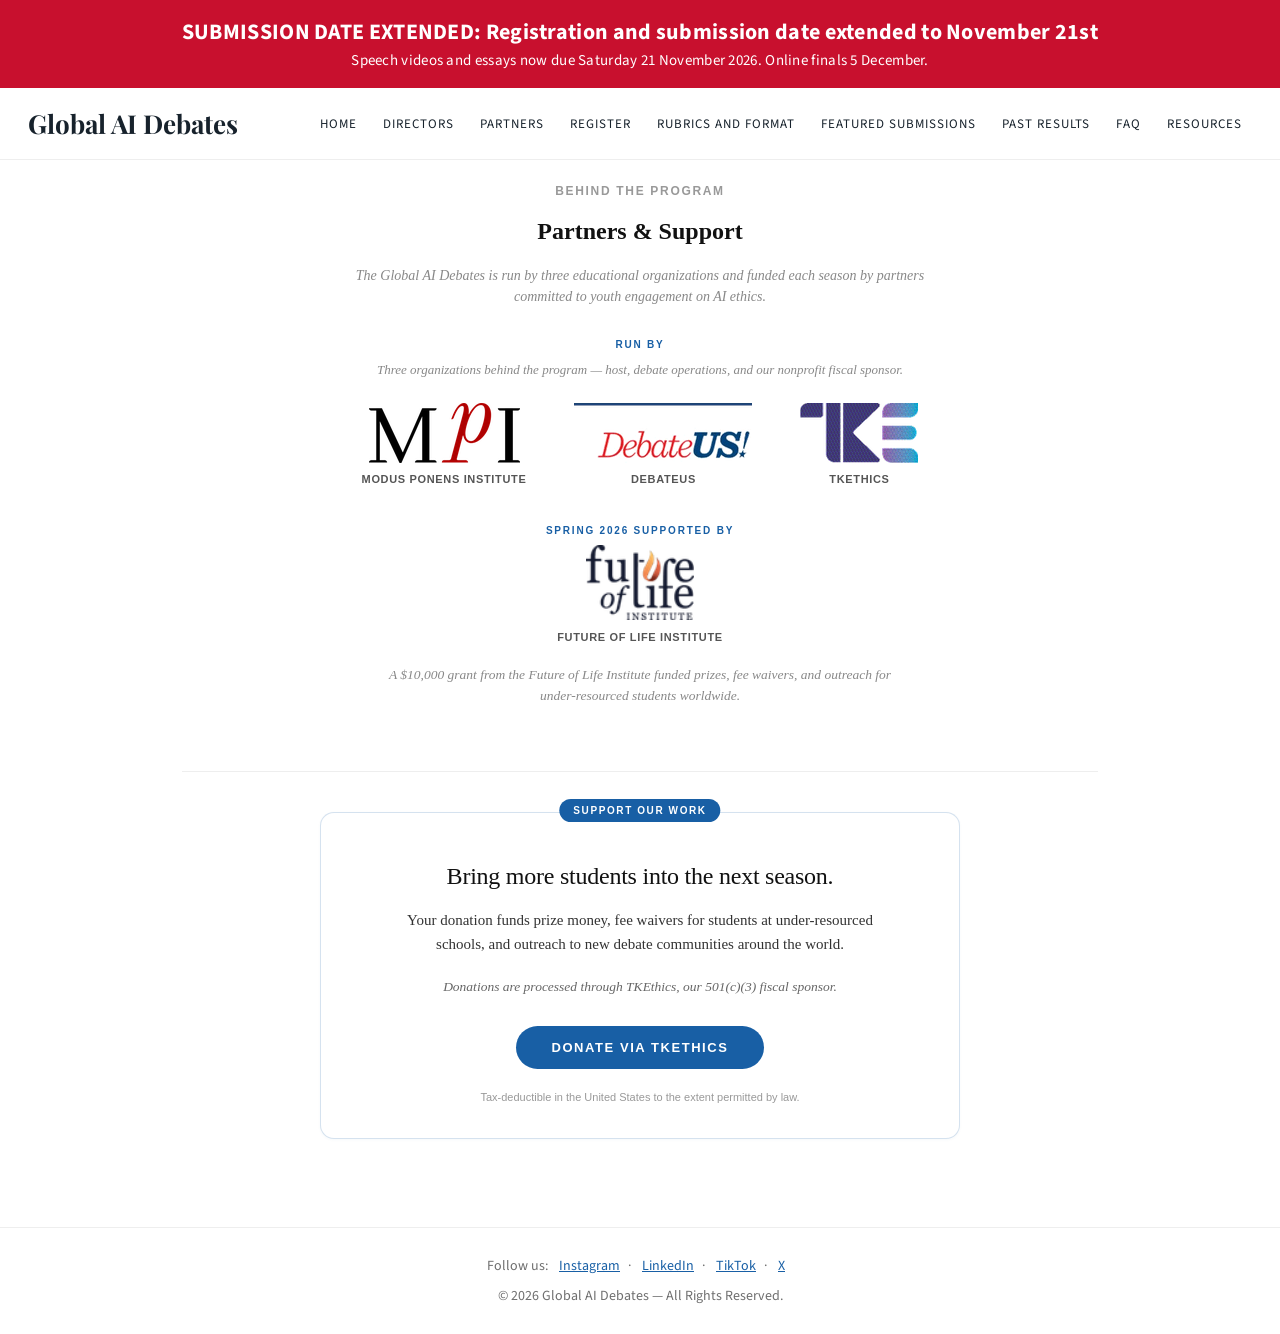
<file: partners.html>
<!doctype html><html lang="en"><head>
<!-- Google Tag Manager (globalaidebates@ account, GTM-KJVCGZ3R) -->
<script>(function(w,d,s,l,i){w[l]=w[l]||[];w[l].push({'gtm.start':new Date().getTime(),event:'gtm.js'});var f=d.getElementsByTagName(s)[0],j=d.createElement(s),dl=l!='dataLayer'?'&l='+l:'';j.async=true;j.src='https://www.googletagmanager.com/gtm.js?id='+i+dl;f.parentNode.insertBefore(j,f);})(window,document,'script','dataLayer','GTM-KJVCGZ3R');</script>

<meta charset="utf-8"><meta name="viewport" content="width=device-width,initial-scale=1">
<title>Partners & Support | Global AI Debates</title>
<link rel="preconnect" href="https://fonts.googleapis.com"><link rel="preconnect" href="https://fonts.gstatic.com" crossorigin>
<link href="https://fonts.googleapis.com/css2?family=Playfair+Display:wght@400;600;700&family=Source+Sans+3:wght@400;600;700&display=swap" rel="stylesheet">
<style>
*{box-sizing:border-box}body{margin:0;font-family:"Source Sans 3",Arial,sans-serif;color:#17222c;background:#fff}
a{color:#185fa5}
.topbar{background:#c8102e;color:#fff;text-align:center;font-size:22px;font-weight:700;letter-spacing:.3px;padding:18px 16px;line-height:1.3}.topbar small{display:block;font-size:15px;font-weight:400;margin-top:4px}
.topbar strong{color:#fff}
header.site{display:flex;align-items:center;justify-content:space-between;flex-wrap:wrap;gap:12px;padding:18px 28px;border-bottom:1px solid #eee}
header.site .brand{font-family:"Playfair Display",Georgia,serif;font-size:26px;font-weight:700;color:#17222c;text-decoration:none}
nav.main{display:flex;flex-wrap:wrap;gap:6px}
nav.main a{font-size:13px;letter-spacing:1px;text-transform:uppercase;color:#17222c;text-decoration:none;padding:6px 10px;border-radius:5px}
nav.main a:hover{background:#f2f5f8;color:#185fa5}
main{max-width:1000px;margin:0 auto}
footer.site{border-top:1px solid #eee;margin-top:40px;padding:28px;text-align:center;color:#6f6f6f;font-size:14px}
footer.site a{margin:0 8px}
#gaid-countdown{font-family:Georgia,serif;text-align:center;padding:22px 16px;background:#f6f8fb;border-bottom:1px solid #e2e8f0}
#gaid-countdown .cd-label{font-size:12px;letter-spacing:2px;color:#185fa5;text-transform:uppercase}
#gaid-countdown .cd-time{font-size:clamp(22px,4vw,34px);font-weight:700;color:#17222c;margin-top:6px}
</style>
<meta name="description" content="Partners and supporters of Global AI Debates, including the Future of Life Institute.">
<link rel="canonical" href="https://globalaidebates.com/partners">
<meta property="og:type" content="website"><meta property="og:site_name" content="Global AI Debates">
<meta property="og:title" content="Partners & Support | Global AI Debates"><meta property="og:description" content="Partners and supporters of Global AI Debates, including the Future of Life Institute.">
<meta property="og:url" content="https://globalaidebates.com/partners"><meta property="og:image" content="https://globalaidebates.com/images/share-card.png">
<meta name="twitter:card" content="summary_large_image"><meta name="twitter:image" content="https://globalaidebates.com/images/share-card.png">
<link rel="stylesheet" href="site.css">
</head><body>
<div class="topbar">SUBMISSION DATE EXTENDED: Registration and submission date extended to November 21st<small>Speech videos and essays now due Saturday 21 November 2026. Online finals 5 December.</small></div>
<header class="site"><a class="brand" href="index.html">Global AI Debates</a><nav class="main"><a href="index.html">Home</a><a href="directors.html">Directors</a><a href="partners.html">Partners</a><a href="register.html">Register</a><a href="rubrics-and-format.html">Rubrics and Format</a><a href="featured-submissions.html">Featured Submissions</a><a href="past-results.html">Past Results</a><a href="faq.html">FAQ</a><a href="resources.html">Resources</a></nav></header>
<main>
<section><div class="blk"><style>
.gad-partners {
  font-family: Georgia, serif;
  max-width: 980px;
  margin: 0 auto;
  padding: 1.5rem 2rem;
  color: #111;
  text-align: center;
  overflow: visible !important;
  height: auto !important;
  max-height: none !important;
  display: block !important;
}
.gad-partners-intro { padding-bottom: 0.5rem; }
.gad-partners-end { padding-top: 0; padding-bottom: 2rem; }

.gad-partners .gad-section-label {
  font-family: Arial, sans-serif;
  font-size: 12px;
  font-weight: 700;
  letter-spacing: 0.14em;
  text-transform: uppercase;
  color: #999;
  margin: 0 0 1rem;
}

.gad-partners :is(h1,h2).gad-page-title {
  font-family: Georgia, serif;
  font-size: 1.8rem;
  font-weight: 500;
  margin: 0 0 0.5rem;
  letter-spacing: -0.015em;
  color: #111;
}

.gad-partners .gad-page-sub {
  font-family: Georgia, serif;
  font-size: 14px;
  font-style: italic;
  color: #888;
  max-width: 600px;
  margin: 0 auto 2rem;
  line-height: 1.5;
}

.gad-partners .gad-tier-eyebrow {
  font-family: Arial, sans-serif;
  font-size: 10px;
  font-weight: 700;
  letter-spacing: 0.18em;
  text-transform: uppercase;
  color: #185FA5;
  margin: 0 0 0.6rem;
}

.gad-partners .gad-tier-blurb {
  font-family: Georgia, serif;
  font-size: 13px;
  font-style: italic;
  color: #888;
  max-width: 540px;
  margin: 0 auto 1.5rem;
  line-height: 1.5;
}

.gad-partners .gad-logo-row {
  display: flex;
  flex-wrap: wrap;
  justify-content: center;
  align-items: center;
  gap: 3rem;
  margin: 0 auto;
  overflow: visible !important;
}

.gad-partners .gad-logo {
  flex: 0 0 auto;
  display: flex;
  flex-direction: column;
  align-items: center;
  text-decoration: none;
  color: inherit;
  transition: transform 0.2s ease, opacity 0.2s ease;
}
.gad-partners .gad-logo:hover { transform: translateY(-2px); opacity: 0.85; }

.gad-partners .gad-logo img {
  display: block;
  height: 60px;
  width: auto;
  max-width: 200px;
  object-fit: contain;
  margin-bottom: 0.6rem;
}

.gad-partners .gad-logo-name {
  font-family: Arial, sans-serif;
  font-size: 11px;
  font-weight: 700;
  letter-spacing: 0.06em;
  text-transform: uppercase;
  color: #555;
}

.gad-partners-end .gad-logo img { height: 70px; max-width: 220px; }

.gad-donate {
  margin: 2rem auto 0;
  padding: 2rem;
  border: 1px solid #eee;
  border-radius: 12px;
  background: #fafafa;
  max-width: 620px;
  overflow: visible !important;
  height: auto !important;
  max-height: none !important;
  display: block !important;
}
.gad-donate-eyebrow {
  font-family: Arial, sans-serif;
  font-size: 10px; font-weight: 700; letter-spacing: 0.18em;
  text-transform: uppercase; color: #185FA5; margin: 0 0 0.6rem;
}
.gad-donate h3 {
  font-family: Georgia, serif; font-size: 1.3rem; font-weight: 500;
  margin: 0 0 0.75rem; color: #111;
}
.gad-donate p {
  font-family: Georgia, serif; font-size: 14px; line-height: 1.6;
  color: #444; margin: 0 0 1.25rem;
}
.gad-donate-btn {
  display: inline-block; padding: 12px 28px; background: #185FA5;
  color: #fff !important; font-family: Arial, sans-serif;
  font-size: 12px; font-weight: 700; letter-spacing: 0.1em;
  text-transform: uppercase; text-decoration: none;
  border-radius: 999px; transition: background 0.15s ease;
}
.gad-donate-btn:hover { background: #134d83; }
.gad-donate-fineprint {
  font-family: Arial, sans-serif; font-size: 11px;
  color: #999; margin: 1rem 0 0;
}

@media (max-width: 640px) {
  .gad-partners .gad-logo-row { gap: 2rem; }
  .gad-partners .gad-logo img { height: 48px; }
  .gad-partners-end .gad-logo img { height: 56px; }
}
</style>

<div class="gad-partners gad-partners-intro">
  <div class="gad-section-label">Behind the program</div>
  <h1 class="from-h2" class="gad-page-title">Partners &amp; Support</h1>
  <p class="gad-page-sub">
    The Global AI Debates is run by three educational organizations and funded each season by partners committed to youth engagement on AI ethics.
  </p>
  <div class="gad-tier-eyebrow">Run by</div>
  <p class="gad-tier-blurb">
    Three organizations behind the program — host, debate operations, and our nonprofit fiscal sponsor.
  </p>
  <div class="gad-logo-row">
    <a class="gad-logo" href="https://modusponensinstitute.com" target="_blank" rel="noopener">
      <img src="[data-uri]" alt="Modus Ponens Institute">
      <span class="gad-logo-name">Modus Ponens Institute</span>
    </a>
    <a class="gad-logo" href="https://debateus.org" target="_blank" rel="noopener">
      <img src="[data-uri]" alt="DebateUS">
      <span class="gad-logo-name">DebateUS</span>
    </a>
    <a class="gad-logo" href="https://tkethics.org" target="_blank" rel="noopener">
      <img src="[data-uri]" alt="TKEthics">
      <span class="gad-logo-name">TKEthics</span>
    </a>
  </div>
</div></div></section>
<section><div class="blk"><style>
.gad-p2 {
  font-family: Georgia, serif;
  max-width: 980px;
  margin: 0 auto;
  padding: 0.5rem 2rem 3rem;
  color: #111;
  text-align: center;
  overflow: visible !important;
  height: auto !important;
  max-height: none !important;
  display: block !important;
}
.gad-p2 .p2-fli-tier {
  padding: 1.5rem 1rem 2.5rem;
  border-bottom: 1px solid #eee;
  margin-bottom: 2.5rem;
}
.gad-p2 .p2-eyebrow {
  font-family: Arial, sans-serif;
  font-size: 10px;
  font-weight: 700;
  letter-spacing: 0.18em;
  text-transform: uppercase;
  color: #185FA5;
  margin: 0 0 0.6rem;
}
.gad-p2 .p2-blurb {
  font-family: Georgia, serif;
  font-size: 13.5px;
  font-style: italic;
  color: #888;
  max-width: 540px;
  margin: 0 auto 1.5rem;
  line-height: 1.55;
}
.gad-p2 .p2-fli-logo img {
  display: block;
  height: 75px;
  width: auto;
  margin: 0 auto 0.7rem;
}
.gad-p2 .p2-fli-logo {
  text-decoration: none;
  display: inline-block;
  transition: opacity 0.2s ease, transform 0.2s ease;
}
.gad-p2 .p2-fli-logo:hover {
  opacity: 0.85;
  transform: translateY(-2px);
}
.gad-p2 .p2-fli-name {
  font-family: Arial, sans-serif;
  font-size: 11px;
  font-weight: 700;
  letter-spacing: 0.06em;
  text-transform: uppercase;
  color: #555;
}

/* Donate box — the focal point */
.gad-p2 .p2-donate {
  background: #fff;
  border: 1px solid rgba(24, 95, 165, 0.18);
  border-radius: 14px;
  padding: 2.5rem 2rem 2rem;
  max-width: 640px;
  margin: 0 auto;
  position: relative;
  box-shadow: 0 1px 3px rgba(24, 95, 165, 0.04);
  overflow: visible !important;
  height: auto !important;
}
.gad-p2 .p2-donate-tag {
  position: absolute;
  top: -14px;
  left: 50%;
  transform: translateX(-50%);
  background: #185FA5;
  color: #fff;
  font-family: Arial, sans-serif;
  font-size: 10px;
  font-weight: 700;
  letter-spacing: 0.16em;
  text-transform: uppercase;
  padding: 6px 14px;
  border-radius: 999px;
  white-space: nowrap;
}
.gad-p2 .p2-donate h3 {
  font-family: Georgia, serif;
  font-size: 1.5rem;
  font-weight: 500;
  margin: 0.5rem 0 1rem;
  color: #111;
  letter-spacing: -0.01em;
  line-height: 1.3;
}
.gad-p2 .p2-donate-lede {
  font-family: Georgia, serif;
  font-size: 15px;
  line-height: 1.6;
  color: #333;
  margin: 0 auto 1.25rem;
  max-width: 480px;
}
.gad-p2 .p2-donate-uses {
  font-family: Georgia, serif;
  font-size: 13.5px;
  line-height: 1.6;
  color: #666;
  font-style: italic;
  margin: 0 auto 1.75rem;
  max-width: 460px;
}
.gad-p2 .p2-donate-btn {
  display: inline-block;
  padding: 14px 36px;
  background: #185FA5;
  color: #fff !important;
  font-family: Arial, sans-serif;
  font-size: 13px;
  font-weight: 700;
  letter-spacing: 0.12em;
  text-transform: uppercase;
  text-decoration: none;
  border-radius: 999px;
  transition: background 0.15s ease, transform 0.15s ease;
}
.gad-p2 .p2-donate-btn:hover {
  background: #134d83;
  transform: translateY(-1px);
}
.gad-p2 .p2-donate-fineprint {
  font-family: Arial, sans-serif;
  font-size: 11px;
  color: #999;
  margin: 1.25rem 0 0;
  line-height: 1.5;
}
.gad-p2 .p2-donate-fineprint a {
  color: #888;
  text-decoration: underline;
}

@media (max-width: 640px) {
  .gad-p2 .p2-fli-logo img { height: 60px; }
  .gad-p2 .p2-donate { padding: 2rem 1.5rem 1.75rem; }
  .gad-p2 .p2-donate h3 { font-size: 1.3rem; }
  .gad-p2 .p2-donate-lede { font-size: 14px; }
}
</style>

<div class="gad-p2">

  <div class="p2-fli-tier">
    <div class="p2-eyebrow">Spring 2026 supported by</div>
    <a class="p2-fli-logo" href="https://futureoflife.org" target="_blank" rel="noopener">
      <img src="[data-uri]" alt="Future of Life Institute">
      <div class="p2-fli-name">Future of Life Institute</div>
    </a>
    <p class="p2-blurb" style="margin-top: 1.25rem;">
      A $10,000 grant from the Future of Life Institute funded prizes, fee waivers, and outreach for under-resourced students worldwide.
    </p>
  </div>

  <div class="p2-donate">
    <span class="p2-donate-tag">Support our work</span>
    <h3>Bring more students into the next season.</h3>
    <p class="p2-donate-lede">
      Your donation funds prize money, fee waivers for students at under-resourced schools, and outreach to new debate communities around the world.
    </p>
    <p class="p2-donate-uses">
      Donations are processed through TKEthics, our 501(c)(3) fiscal sponsor.
    </p>
    <a class="p2-donate-btn" href="https://www.tkethics.org/support" target="_blank" rel="noopener">Donate via TKEthics</a>
    <p class="p2-donate-fineprint">Tax-deductible in the United States to the extent permitted by law.</p>
  </div>

</div></div></section>
</main>
<footer class="site"><div>Follow us:
<a href="https://www.instagram.com/global_ai_debates/">Instagram</a>·
<a href="https://www.linkedin.com/company/105782500/">LinkedIn</a>·
<a href="https://www.tiktok.com/@archie.stapleton">TikTok</a>·
<a href="https://www.x.com/GlobalAIDebates">X</a></div>
<div style="margin-top:10px">© 2026 Global AI Debates — All Rights Reserved.</div></footer></body></html>
</file>
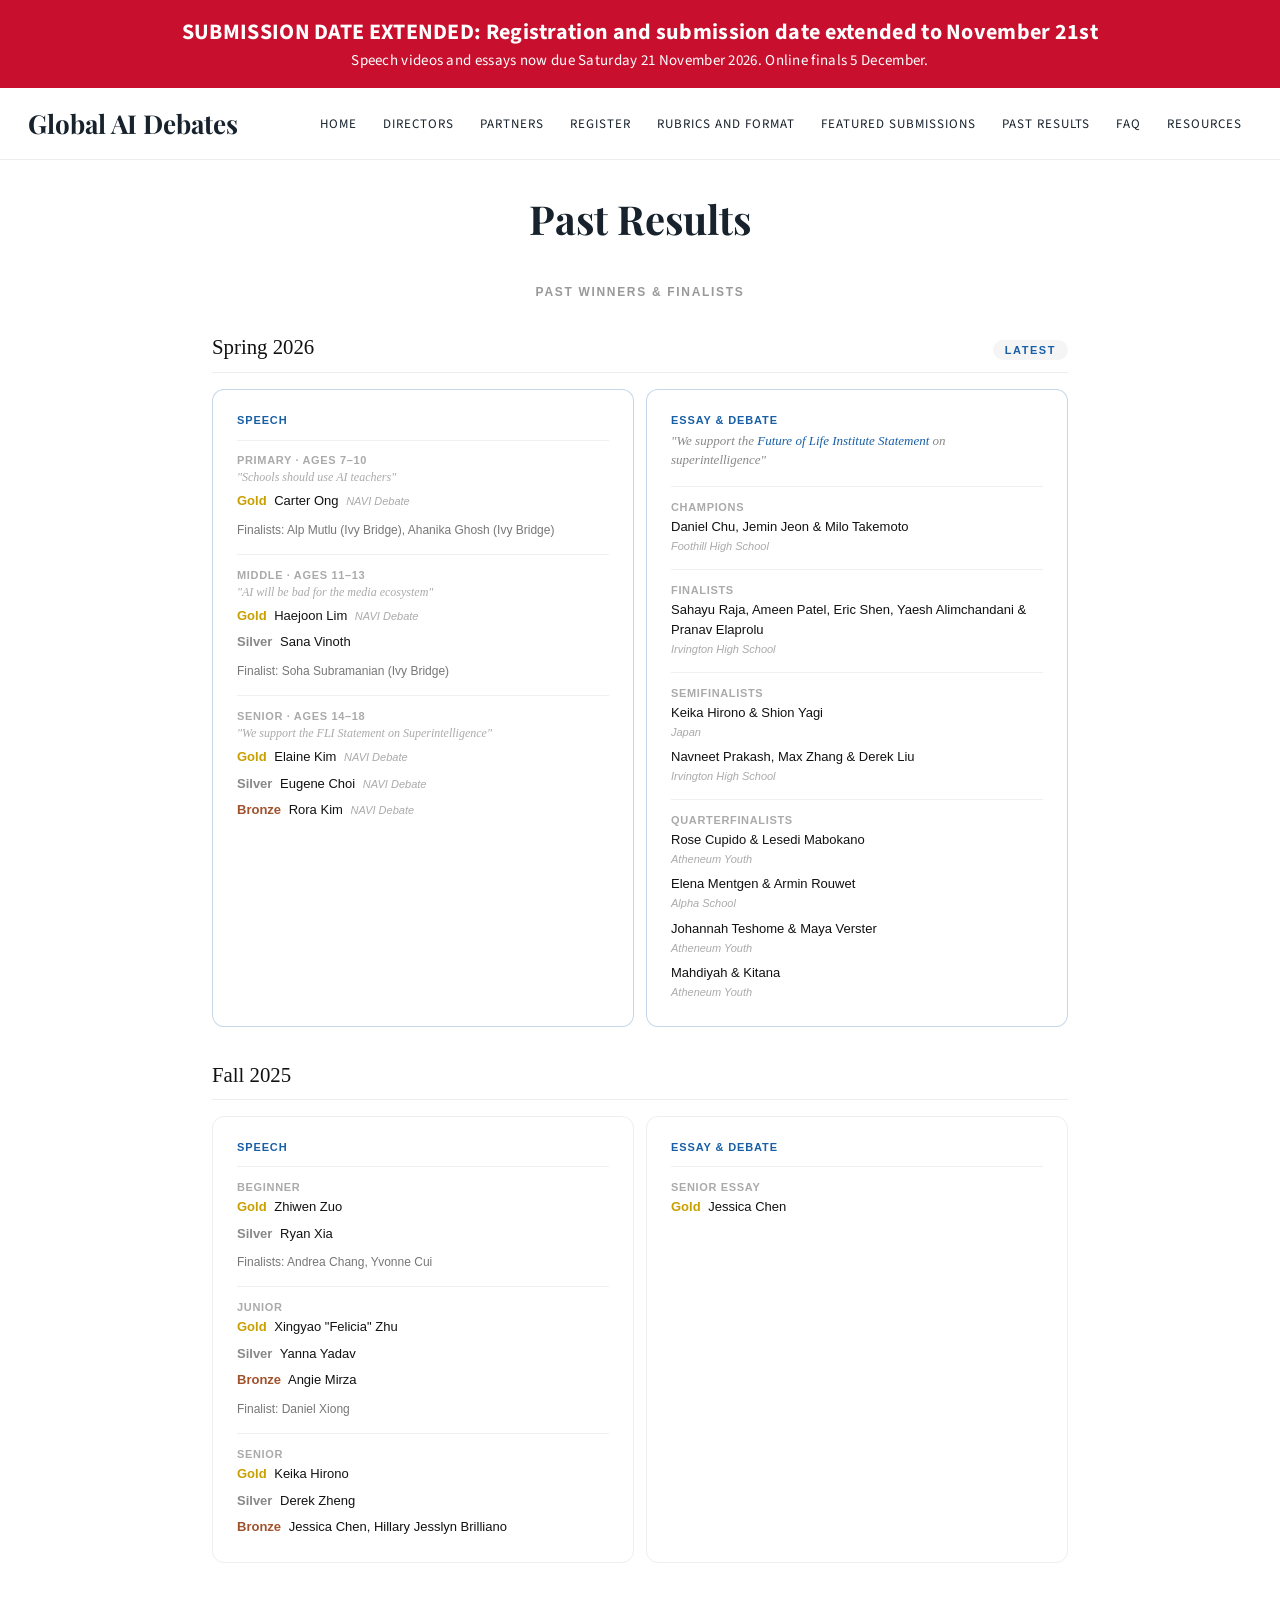
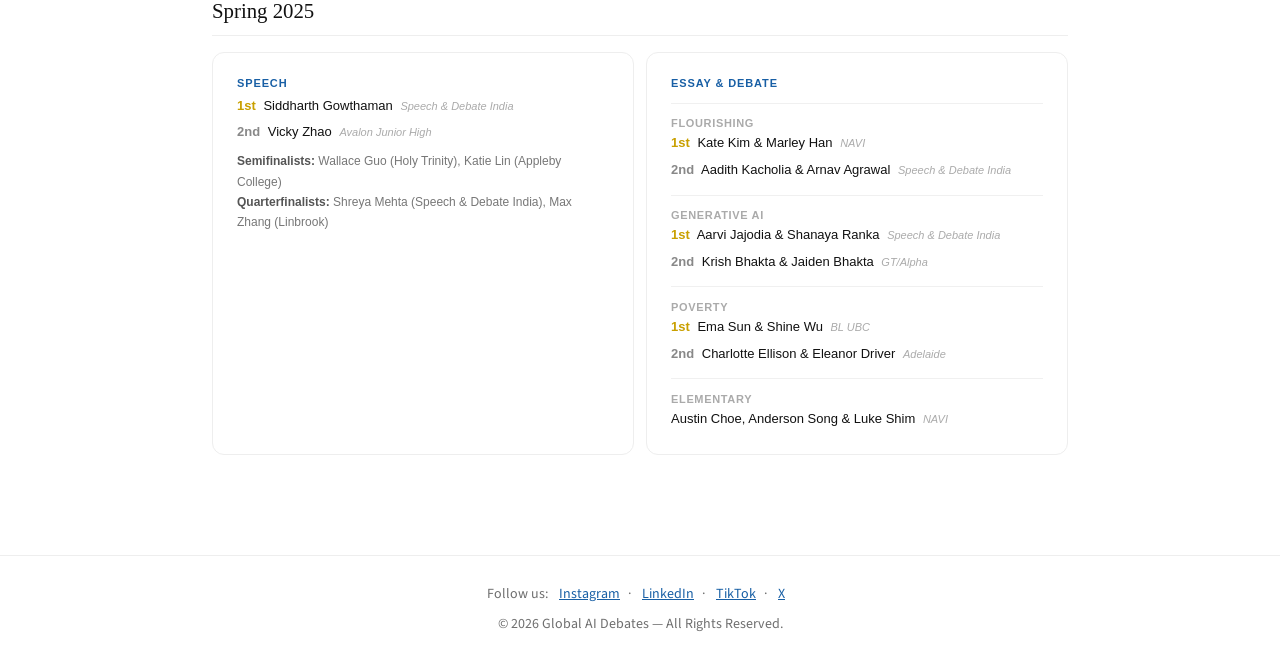
<file: past-results.html>
<!doctype html><html lang="en"><head>
<!-- Google Tag Manager (globalaidebates@ account, GTM-KJVCGZ3R) -->
<script>(function(w,d,s,l,i){w[l]=w[l]||[];w[l].push({'gtm.start':new Date().getTime(),event:'gtm.js'});var f=d.getElementsByTagName(s)[0],j=d.createElement(s),dl=l!='dataLayer'?'&l='+l:'';j.async=true;j.src='https://www.googletagmanager.com/gtm.js?id='+i+dl;f.parentNode.insertBefore(j,f);})(window,document,'script','dataLayer','GTM-KJVCGZ3R');</script>

<meta charset="utf-8"><meta name="viewport" content="width=device-width,initial-scale=1">
<title>Past Results | Global AI Debates</title>
<link rel="preconnect" href="https://fonts.googleapis.com"><link rel="preconnect" href="https://fonts.gstatic.com" crossorigin>
<link href="https://fonts.googleapis.com/css2?family=Playfair+Display:wght@400;600;700&family=Source+Sans+3:wght@400;600;700&display=swap" rel="stylesheet">
<style>
*{box-sizing:border-box}body{margin:0;font-family:"Source Sans 3",Arial,sans-serif;color:#17222c;background:#fff}
a{color:#185fa5}
.topbar{background:#c8102e;color:#fff;text-align:center;font-size:22px;font-weight:700;letter-spacing:.3px;padding:18px 16px;line-height:1.3}.topbar small{display:block;font-size:15px;font-weight:400;margin-top:4px}
.topbar strong{color:#fff}
header.site{display:flex;align-items:center;justify-content:space-between;flex-wrap:wrap;gap:12px;padding:18px 28px;border-bottom:1px solid #eee}
header.site .brand{font-family:"Playfair Display",Georgia,serif;font-size:26px;font-weight:700;color:#17222c;text-decoration:none}
nav.main{display:flex;flex-wrap:wrap;gap:6px}
nav.main a{font-size:13px;letter-spacing:1px;text-transform:uppercase;color:#17222c;text-decoration:none;padding:6px 10px;border-radius:5px}
nav.main a:hover{background:#f2f5f8;color:#185fa5}
main{max-width:1000px;margin:0 auto}
footer.site{border-top:1px solid #eee;margin-top:40px;padding:28px;text-align:center;color:#6f6f6f;font-size:14px}
footer.site a{margin:0 8px}
#gaid-countdown{font-family:Georgia,serif;text-align:center;padding:22px 16px;background:#f6f8fb;border-bottom:1px solid #e2e8f0}
#gaid-countdown .cd-label{font-size:12px;letter-spacing:2px;color:#185fa5;text-transform:uppercase}
#gaid-countdown .cd-time{font-size:clamp(22px,4vw,34px);font-weight:700;color:#17222c;margin-top:6px}
</style>
<meta name="description" content="Winners and finalists from past Global AI Debates seasons.">
<link rel="canonical" href="https://globalaidebates.com/past-results">
<meta property="og:type" content="website"><meta property="og:site_name" content="Global AI Debates">
<meta property="og:title" content="Past Results | Global AI Debates"><meta property="og:description" content="Winners and finalists from past Global AI Debates seasons.">
<meta property="og:url" content="https://globalaidebates.com/past-results"><meta property="og:image" content="https://globalaidebates.com/images/share-card.png">
<meta name="twitter:card" content="summary_large_image"><meta name="twitter:image" content="https://globalaidebates.com/images/share-card.png">
<link rel="stylesheet" href="site.css">
</head><body>
<div class="topbar">SUBMISSION DATE EXTENDED: Registration and submission date extended to November 21st<small>Speech videos and essays now due Saturday 21 November 2026. Online finals 5 December.</small></div>
<header class="site"><a class="brand" href="index.html">Global AI Debates</a><nav class="main"><a href="index.html">Home</a><a href="directors.html">Directors</a><a href="partners.html">Partners</a><a href="register.html">Register</a><a href="rubrics-and-format.html">Rubrics and Format</a><a href="featured-submissions.html">Featured Submissions</a><a href="past-results.html">Past Results</a><a href="faq.html">FAQ</a><a href="resources.html">Resources</a></nav></header>
<main><h1 class="page-h1">Past Results</h1>
<section><div class="blk"><!-- ============================================================ -->
<!--  GLOBAL AI DEBATES — Past Winners & Finalists                -->
<!--  Drop-in replacement for the existing .winners-wrap block.   -->
<!-- ============================================================ -->

<style>
.gad-wrap {
  font-family: Georgia, serif;
  max-width: 920px;
  margin: 0 auto;
  padding: 2rem 2rem 3rem;
  color: #111;
  text-align: center;
  overflow: visible !important;
  height: auto !important;
  max-height: none !important;
  display: block !important;
}

/* ---------- Section label ---------- */
.gad-section-label {
  font-size: 12px;
  font-weight: 700;
  letter-spacing: 0.14em;
  text-transform: uppercase;
  color: #999;
  margin: 0 0 1rem;
  font-family: Arial, sans-serif;
}

/* ---------- Year header ---------- */
.gad-year-header {
  display: flex;
  align-items: baseline;
  justify-content: space-between;
  margin: 2.25rem 0 1rem;
  padding-bottom: 0.75rem;
  border-bottom: 1px solid #eee;
  text-align: left;
}
.gad-year-header:first-of-type {
  margin-top: 1.5rem;
}
.gad-year-header h3 {
  font-family: Georgia, serif;
  font-size: 1.3rem;
  font-weight: 500;
  margin: 0;
  color: #111;
}
.gad-year-header .latest {
  font-family: Arial, sans-serif;
  font-size: 11px;
  font-weight: 700;
  letter-spacing: 0.14em;
  text-transform: uppercase;
  color: #185FA5;
  background: #f5f5f5;
  padding: 4px 12px;
  border-radius: 999px;
}

/* ---------- Grid + Cards ---------- */
.gad-grid {
  display: grid;
  grid-template-columns: 1fr 1fr;
  gap: 12px;
  text-align: left;
  margin-bottom: 12px;
  overflow: visible !important;
  height: auto !important;
  max-height: none !important;
}
@media (max-width: 720px) {
  .gad-grid { grid-template-columns: 1fr; }
}

.w-card {
  border: 1px solid #eee;
  border-radius: 12px;
  padding: 1.5rem;
  background: #fff;
  overflow: visible !important;
  height: auto !important;
  max-height: none !important;
}
.w-card-current {
  border-color: rgba(24, 95, 165, 0.25);
}

.w-track {
  font-family: Arial, sans-serif;
  font-size: 11px;
  font-weight: 700;
  letter-spacing: 0.08em;
  text-transform: uppercase;
  color: #185FA5;
  margin-bottom: 0.4rem;
}
.w-topic {
  font-size: 13px;
  font-style: italic;
  color: #888;
  margin-bottom: 1.1rem;
  line-height: 1.4;
}

.w-division {
  font-family: Arial, sans-serif;
  font-size: 11px;
  font-weight: 700;
  color: #aaa;
  text-transform: uppercase;
  letter-spacing: 0.06em;
  margin-bottom: 4px;
  margin-top: 0.85rem;
  padding-top: 0.85rem;
  border-top: 0.5px solid #f0f0f0;
}
.w-division:first-of-type {
  margin-top: 0;
  padding-top: 0;
  border-top: none;
}
.w-division-topic {
  font-family: Georgia, serif;
  font-style: italic;
  font-size: 12px;
  color: #aaa;
  text-transform: none;
  letter-spacing: 0;
  font-weight: 400;
  margin-top: 2px;
  margin-bottom: 6px;
}

.w-row {
  font-size: 13px;
  font-family: Arial, sans-serif;
  line-height: 1.6;
  color: #111;
  margin-bottom: 6px;
}
.w-row:last-child { margin-bottom: 0; }
.w-row .school {
  display: block;
  color: #aaa;
  font-size: 11px;
  font-style: italic;
  font-weight: 400;
}
.w-row .school-inline {
  color: #aaa;
  font-size: 11px;
  font-style: italic;
  margin-left: 4px;
}

.gold   { color: #c9a000; font-weight: 700; margin-right: 4px; }
.silver { color: #888;    font-weight: 700; margin-right: 4px; }
.bronze { color: #a0522d; font-weight: 700; margin-right: 4px; }

.w-sub {
  font-size: 12px;
  color: #777;
  font-family: Arial, sans-serif;
  line-height: 1.7;
  margin-top: 8px;
}
.w-sub strong { color: #555; font-weight: 600; }
</style>


<div class="gad-wrap">

  <div class="gad-section-label">Past winners &amp; finalists</div>


  <!-- ===================== SPRING 2026 ===================== -->
  <div class="gad-year-header">
    <h3>Spring 2026</h3>
    <span class="latest">Latest</span>
  </div>

  <div class="gad-grid">
    <div class="w-card w-card-current">
      <div class="w-track">Speech</div>

      <div class="w-division">Primary · Ages 7–10</div>
      <div class="w-division-topic">"Schools should use AI teachers"</div>
      <div class="w-row"><span class="gold">Gold</span> Carter Ong <span class="school-inline">NAVI Debate</span></div>
      <div class="w-sub">Finalists: Alp Mutlu (Ivy Bridge), Ahanika Ghosh (Ivy Bridge)</div>

      <div class="w-division">Middle · Ages 11–13</div>
      <div class="w-division-topic">"AI will be bad for the media ecosystem"</div>
      <div class="w-row"><span class="gold">Gold</span> Haejoon Lim <span class="school-inline">NAVI Debate</span></div>
      <div class="w-row"><span class="silver">Silver</span> Sana Vinoth</div>
      <div class="w-sub">Finalist: Soha Subramanian (Ivy Bridge)</div>

      <div class="w-division">Senior · Ages 14–18</div>
      <div class="w-division-topic">"We support the FLI Statement on Superintelligence"</div>
      <div class="w-row"><span class="gold">Gold</span> Elaine Kim <span class="school-inline">NAVI Debate</span></div>
      <div class="w-row"><span class="silver">Silver</span> Eugene Choi <span class="school-inline">NAVI Debate</span></div>
      <div class="w-row"><span class="bronze">Bronze</span> Rora Kim <span class="school-inline">NAVI Debate</span></div>
    </div>

    <div class="w-card w-card-current">
      <div class="w-track">Essay &amp; Debate</div>
      <div class="w-topic">"We support the <a href="https://superintelligence-statement.org/" target="_blank" style="color:#185FA5;text-decoration:none">Future of Life Institute Statement</a> on superintelligence"</div>

      <div class="w-division">Champions</div>
      <div class="w-row">
        Daniel Chu, Jemin Jeon &amp; Milo Takemoto
        <span class="school">Foothill High School</span>
      </div>

      <div class="w-division">Finalists</div>
      <div class="w-row">
        Sahayu Raja, Ameen Patel, Eric Shen, Yaesh Alimchandani &amp; Pranav Elaprolu
        <span class="school">Irvington High School</span>
      </div>

      <div class="w-division">Semifinalists</div>
      <div class="w-row">
        Keika Hirono &amp; Shion Yagi
        <span class="school">Japan</span>
      </div>
      <div class="w-row">
        Navneet Prakash, Max Zhang &amp; Derek Liu
        <span class="school">Irvington High School</span>
      </div>

      <div class="w-division">Quarterfinalists</div>
      <div class="w-row">
        Rose Cupido &amp; Lesedi Mabokano
        <span class="school">Atheneum Youth</span>
      </div>
      <div class="w-row">
        Elena Mentgen &amp; Armin Rouwet
        <span class="school">Alpha School</span>
      </div>
      <div class="w-row">
        Johannah Teshome &amp; Maya Verster
        <span class="school">Atheneum Youth</span>
      </div>
      <div class="w-row">
        Mahdiyah &amp; Kitana
        <span class="school">Atheneum Youth</span>
      </div>
    </div>
  </div>


  <!-- ===================== FALL 2025 ===================== -->
  <div class="gad-year-header">
    <h3>Fall 2025</h3>
  </div>

  <div class="gad-grid">
    <div class="w-card">
      <div class="w-track">Speech</div>

      <div class="w-division">Beginner</div>
      <div class="w-row"><span class="gold">Gold</span> Zhiwen Zuo</div>
      <div class="w-row"><span class="silver">Silver</span> Ryan Xia</div>
      <div class="w-sub">Finalists: Andrea Chang, Yvonne Cui</div>

      <div class="w-division">Junior</div>
      <div class="w-row"><span class="gold">Gold</span> Xingyao "Felicia" Zhu</div>
      <div class="w-row"><span class="silver">Silver</span> Yanna Yadav</div>
      <div class="w-row"><span class="bronze">Bronze</span> Angie Mirza</div>
      <div class="w-sub">Finalist: Daniel Xiong</div>

      <div class="w-division">Senior</div>
      <div class="w-row"><span class="gold">Gold</span> Keika Hirono</div>
      <div class="w-row"><span class="silver">Silver</span> Derek Zheng</div>
      <div class="w-row"><span class="bronze">Bronze</span> Jessica Chen, Hillary Jesslyn Brilliano</div>
    </div>

    <div class="w-card">
      <div class="w-track">Essay &amp; Debate</div>

      <div class="w-division">Senior Essay</div>
      <div class="w-row"><span class="gold">Gold</span> Jessica Chen</div>
    </div>
  </div>


  <!-- ===================== SPRING 2025 ===================== -->
  <div class="gad-year-header">
    <h3>Spring 2025</h3>
  </div>

  <div class="gad-grid">
    <div class="w-card">
      <div class="w-track">Speech</div>

      <div class="w-row">
        <span class="gold">1st</span> Siddharth Gowthaman
        <span class="school-inline">Speech &amp; Debate India</span>
      </div>
      <div class="w-row">
        <span class="silver">2nd</span> Vicky Zhao
        <span class="school-inline">Avalon Junior High</span>
      </div>
      <div class="w-sub">
        <strong>Semifinalists:</strong> Wallace Guo (Holy Trinity), Katie Lin (Appleby College)<br>
        <strong>Quarterfinalists:</strong> Shreya Mehta (Speech &amp; Debate India), Max Zhang (Linbrook)
      </div>
    </div>

    <div class="w-card">
      <div class="w-track">Essay &amp; Debate</div>

      <div class="w-division">Flourishing</div>
      <div class="w-row">
        <span class="gold">1st</span> Kate Kim &amp; Marley Han
        <span class="school-inline">NAVI</span>
      </div>
      <div class="w-row">
        <span class="silver">2nd</span> Aadith Kacholia &amp; Arnav Agrawal
        <span class="school-inline">Speech &amp; Debate India</span>
      </div>

      <div class="w-division">Generative AI</div>
      <div class="w-row">
        <span class="gold">1st</span> Aarvi Jajodia &amp; Shanaya Ranka
        <span class="school-inline">Speech &amp; Debate India</span>
      </div>
      <div class="w-row">
        <span class="silver">2nd</span> Krish Bhakta &amp; Jaiden Bhakta
        <span class="school-inline">GT/Alpha</span>
      </div>

      <div class="w-division">Poverty</div>
      <div class="w-row">
        <span class="gold">1st</span> Ema Sun &amp; Shine Wu
        <span class="school-inline">BL UBC</span>
      </div>
      <div class="w-row">
        <span class="silver">2nd</span> Charlotte Ellison &amp; Eleanor Driver
        <span class="school-inline">Adelaide</span>
      </div>

      <div class="w-division">Elementary</div>
      <div class="w-row">
        Austin Choe, Anderson Song &amp; Luke Shim
        <span class="school-inline">NAVI</span>
      </div>
    </div>
  </div>

</div></div></section>
</main>
<footer class="site"><div>Follow us:
<a href="https://www.instagram.com/global_ai_debates/">Instagram</a>·
<a href="https://www.linkedin.com/company/105782500/">LinkedIn</a>·
<a href="https://www.tiktok.com/@archie.stapleton">TikTok</a>·
<a href="https://www.x.com/GlobalAIDebates">X</a></div>
<div style="margin-top:10px">© 2026 Global AI Debates — All Rights Reserved.</div></footer></body></html>
</file>
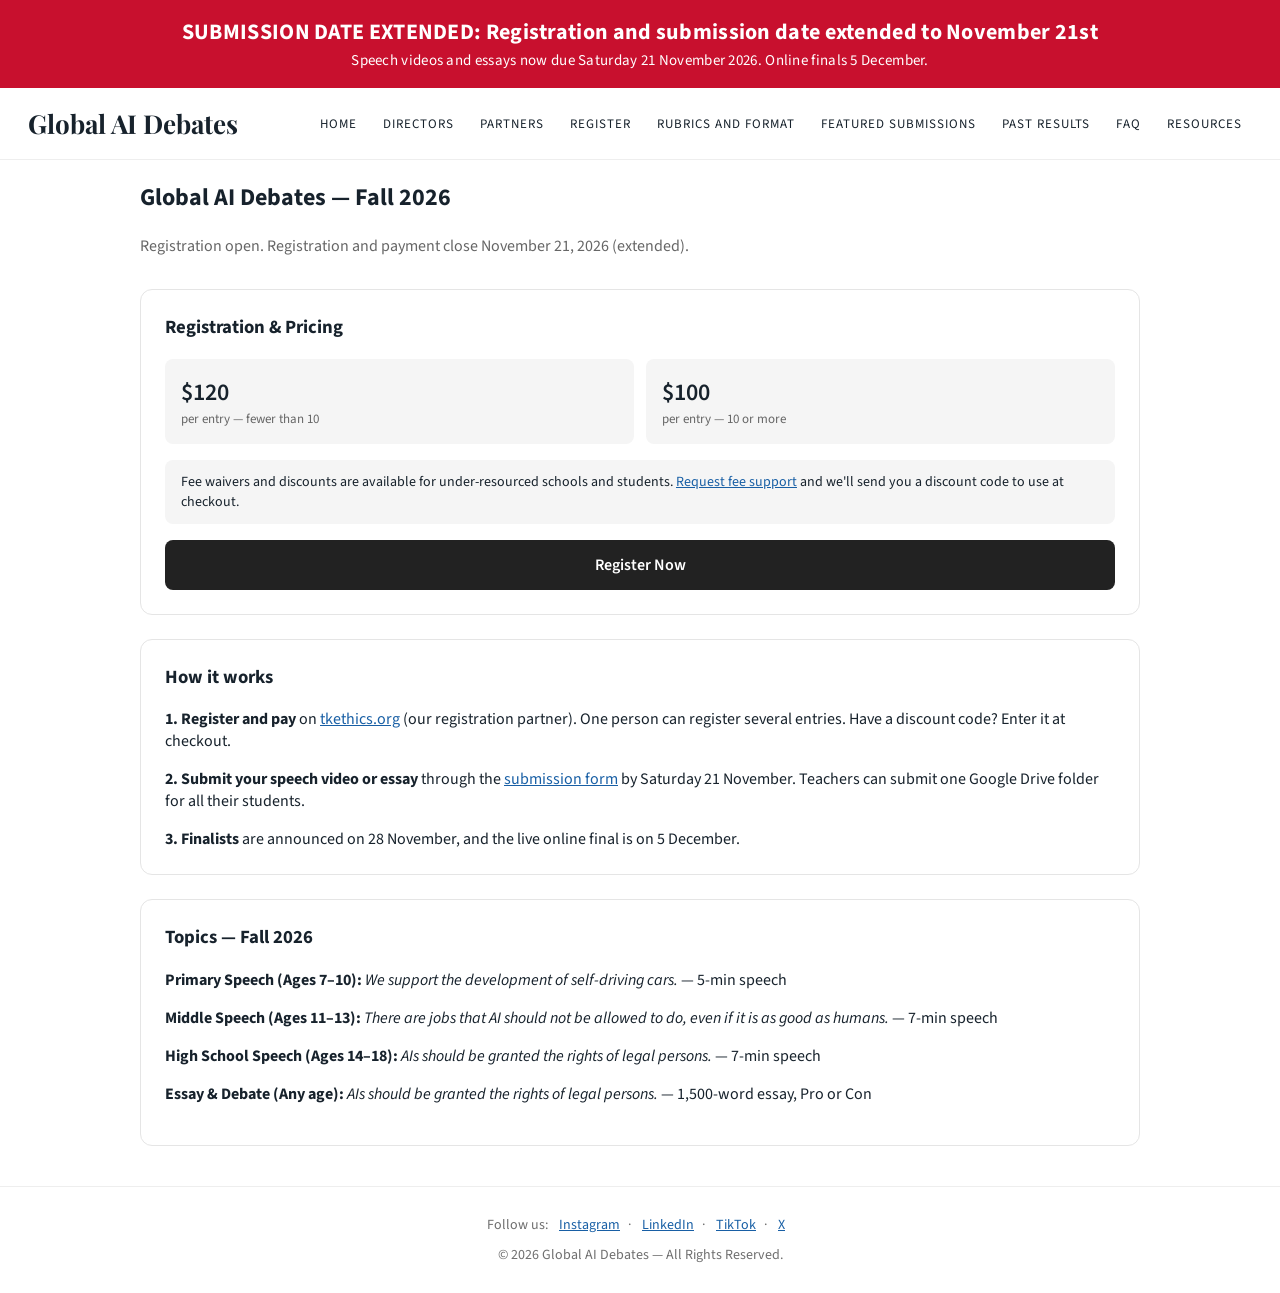
<file: register.html>
<!doctype html><html lang="en"><head>
<meta charset="utf-8"><meta name="viewport" content="width=device-width,initial-scale=1">
<title>Register | Global AI Debates Fall 2026</title>
<link rel="preconnect" href="https://fonts.googleapis.com"><link rel="preconnect" href="https://fonts.gstatic.com" crossorigin>
<link href="https://fonts.googleapis.com/css2?family=Playfair+Display:wght@400;600;700&family=Source+Sans+3:wght@400;600;700&display=swap" rel="stylesheet">
<style>
*{box-sizing:border-box}body{margin:0;font-family:"Source Sans 3",Arial,sans-serif;color:#17222c;background:#fff}
a{color:#185fa5}
.topbar{background:#c8102e;color:#fff;text-align:center;font-size:22px;font-weight:700;letter-spacing:.3px;padding:18px 16px;line-height:1.3}.topbar small{display:block;font-size:15px;font-weight:400;margin-top:4px}
.topbar strong{color:#fff}
header.site{display:flex;align-items:center;justify-content:space-between;flex-wrap:wrap;gap:12px;padding:18px 28px;border-bottom:1px solid #eee}
header.site .brand{font-family:"Playfair Display",Georgia,serif;font-size:26px;font-weight:700;color:#17222c;text-decoration:none}
nav.main{display:flex;flex-wrap:wrap;gap:6px}
nav.main a{font-size:13px;letter-spacing:1px;text-transform:uppercase;color:#17222c;text-decoration:none;padding:6px 10px;border-radius:5px}
nav.main a:hover{background:#f2f5f8;color:#185fa5}
main{max-width:1000px;margin:0 auto}
footer.site{border-top:1px solid #eee;margin-top:40px;padding:28px;text-align:center;color:#6f6f6f;font-size:14px}
footer.site a{margin:0 8px}
#gaid-countdown{font-family:Georgia,serif;text-align:center;padding:22px 16px;background:#f6f8fb;border-bottom:1px solid #e2e8f0}
#gaid-countdown .cd-label{font-size:12px;letter-spacing:2px;color:#185fa5;text-transform:uppercase}
#gaid-countdown .cd-time{font-size:clamp(22px,4vw,34px);font-weight:700;color:#17222c;margin-top:6px}
</style>
<meta name="description" content="Register for Global AI Debates Fall 2026: solo speeches for ages 7–18 and team essays. Entries due 21 November 2026, online finals 5 December.">
<link rel="canonical" href="register.html">
<meta property="og:type" content="website"><meta property="og:site_name" content="Global AI Debates">
<meta property="og:title" content="Register | Global AI Debates Fall 2026"><meta property="og:description" content="Register for Global AI Debates Fall 2026: solo speeches for ages 7–18 and team essays. Entries due 21 November 2026, online finals 5 December.">
<meta property="og:url" content="https://globalaidebates.com/register"><meta property="og:image" content="https://globalaidebates.com/images/share-card.png">
<meta name="twitter:card" content="summary_large_image"><meta name="twitter:image" content="https://globalaidebates.com/images/share-card.png">
<link rel="stylesheet" href="site.css">
</head><body>
<div class="topbar">SUBMISSION DATE EXTENDED: Registration and submission date extended to November 21st<small>Speech videos and essays now due Saturday 21 November 2026. Online finals 5 December.</small></div>
<header class="site"><a class="brand" href="index.html">Global AI Debates</a><nav class="main"><a href="index.html">Home</a><a href="directors.html">Directors</a><a href="partners.html">Partners</a><a href="register.html">Register</a><a href="rubrics-and-format.html">Rubrics and Format</a><a href="featured-submissions.html">Featured Submissions</a><a href="past-results.html">Past Results</a><a href="faq.html">FAQ</a><a href="resources.html">Resources</a></nav></header>
<main>
<section><div class="blk"><h1 class="from-h2">Global AI Debates — Fall 2026</h1>
<p style="color: #666; margin-bottom: 2rem;">Registration open. Registration and payment close November 21, 2026 (extended).</p>

<div style="border: 1px solid #e5e5e5; border-radius: 12px; padding: 1.5rem; margin-bottom: 1.5rem;">
  <h3 style="margin-top:0;">Registration &amp; Pricing</h3>
  <div style="display:grid; grid-template-columns:1fr 1fr; gap:12px; margin-bottom:1rem;">
    <div style="background:#f5f5f5; border-radius:8px; padding:1rem;">
      <div style="font-size:24px; font-weight:600;">$120</div>
      <div style="font-size:13px; color:#666;">per entry — fewer than 10</div>
    </div>
    <div style="background:#f5f5f5; border-radius:8px; padding:1rem;">
      <div style="font-size:24px; font-weight:600;">$100</div>
      <div style="font-size:13px; color:#666;">per entry — 10 or more</div>
    </div>
  </div>
  <p style="background:#f5f5f5; padding:0.75rem 1rem; border-radius:8px; font-size:14px;">Fee waivers and discounts are available for under-resourced schools and students. <a href="https://form.jotform.com/260764995688077" target="_blank" rel="noopener">Request fee support</a> and we'll send you a discount code to use at checkout.</p>
  <a href="https://www.tkethics.org/register/global-ai-debates-fall-2026" style="display:block; text-align:center; background:#222; color:white; padding:14px; border-radius:8px; text-decoration:none; font-weight:600; margin-top:1rem;">Register Now</a>
</div>

<div style="border: 1px solid #e5e5e5; border-radius: 12px; padding: 1.5rem; margin-bottom: 1.5rem;">
  <h3 style="margin-top:0;">How it works</h3>
  <p><strong>1. Register and pay</strong> on <a href="https://www.tkethics.org/register/global-ai-debates-fall-2026">tkethics.org</a> (our registration partner). One person can register several entries. Have a discount code? Enter it at checkout.</p>
  <p><strong>2. Submit your speech video or essay</strong> through the <a href="https://form.jotform.com/260754993828070" target="_blank" rel="noopener">submission form</a> by Saturday 21 November. Teachers can submit one Google Drive folder for all their students.</p>
  <p style="margin-bottom:0;"><strong>3. Finalists</strong> are announced on 28 November, and the live online final is on 5 December.</p>
</div>

<div style="border: 1px solid #e5e5e5; border-radius: 12px; padding: 1.5rem;">
  <h3 style="margin-top:0;">Topics — Fall 2026</h3>
  <p><strong>Primary Speech (Ages 7–10):</strong> <em>We support the development of self-driving cars.</em> — 5-min speech</p>
  <p><strong>Middle Speech (Ages 11–13):</strong> <em>There are jobs that AI should not be allowed to do, even if it is as good as humans.</em> — 7-min speech</p>
  <p><strong>High School Speech (Ages 14–18):</strong> <em>AIs should be granted the rights of legal persons.</em> — 7-min speech</p>
  <p><strong>Essay &amp; Debate (Any age):</strong> <em>AIs should be granted the rights of legal persons.</em> — 1,500-word essay, Pro or Con</p>
</div></div></section>
<section><div class="blk"><script>
(function(w, d, s, l, i) {
// Check if running inside an iframe and if parent is accessible
if (w.self !== w.top && w.parent) {
w = w.parent; // Reference to parent window
d = w.document; // Reference to parent document
} else {
console.log("Can't access parent from iframe or not in an iframe.");
return;
}
w[l] = w[l] || [];
w[l].push({
'gtm.start': new Date().getTime(),
event: 'gtm.js'
});

var f = d.getElementsByTagName(s)[0],
j = d.createElement(s),
dl = l != 'dataLayer' ? '&l=' + l : '';

j.async = true;
j.src = 'https://www.googletagmanager.com/gtm.js?id=' + i + dl;
f.parentNode.insertBefore(j, f);
})(window, document, 'script', 'dataLayer', 'GTM-KJVCGZ3R');
</script>
</div></section>
</main>
<footer class="site"><div>Follow us:
<a href="https://www.instagram.com/global_ai_debates/">Instagram</a>·
<a href="https://www.linkedin.com/company/105782500/">LinkedIn</a>·
<a href="https://www.tiktok.com/@archie.stapleton">TikTok</a>·
<a href="https://www.x.com/GlobalAIDebates">X</a></div>
<div style="margin-top:10px">© 2026 Global AI Debates — All Rights Reserved.</div></footer></body></html>
</file>
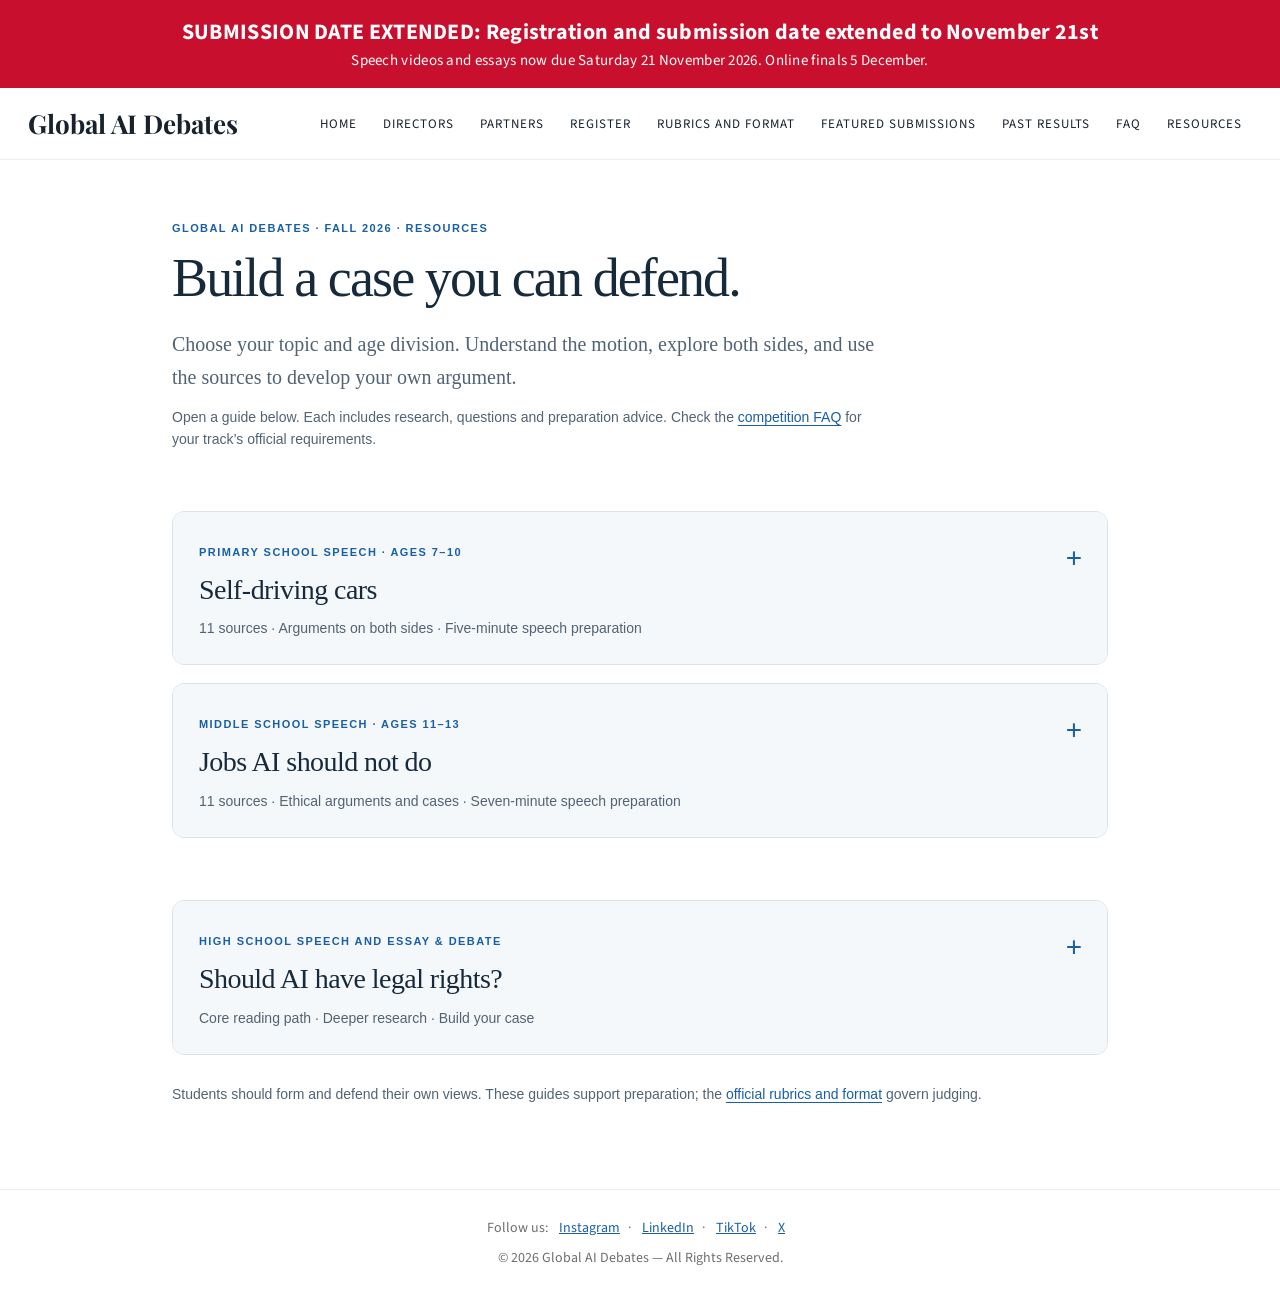
<file: resources.html>
<!doctype html><html lang="en"><head>
<!-- Google Tag Manager (globalaidebates@ account, GTM-KJVCGZ3R) -->
<script>(function(w,d,s,l,i){w[l]=w[l]||[];w[l].push({'gtm.start':new Date().getTime(),event:'gtm.js'});var f=d.getElementsByTagName(s)[0],j=d.createElement(s),dl=l!='dataLayer'?'&l='+l:'';j.async=true;j.src='https://www.googletagmanager.com/gtm.js?id='+i+dl;f.parentNode.insertBefore(j,f);})(window,document,'script','dataLayer','GTM-KJVCGZ3R');</script>

<meta charset="utf-8"><meta name="viewport" content="width=device-width,initial-scale=1">
<title>Free Preparation Resources | Global AI Debates</title>
<link rel="preconnect" href="https://fonts.googleapis.com"><link rel="preconnect" href="https://fonts.gstatic.com" crossorigin>
<link href="https://fonts.googleapis.com/css2?family=Playfair+Display:wght@400;600;700&family=Source+Sans+3:wght@400;600;700&display=swap" rel="stylesheet">
<style>
*{box-sizing:border-box}body{margin:0;font-family:"Source Sans 3",Arial,sans-serif;color:#17222c;background:#fff}
a{color:#185fa5}
.topbar{background:#c8102e;color:#fff;text-align:center;font-size:22px;font-weight:700;letter-spacing:.3px;padding:18px 16px;line-height:1.3}.topbar small{display:block;font-size:15px;font-weight:400;margin-top:4px}
.topbar strong{color:#fff}
header.site{display:flex;align-items:center;justify-content:space-between;flex-wrap:wrap;gap:12px;padding:18px 28px;border-bottom:1px solid #eee}
header.site .brand{font-family:"Playfair Display",Georgia,serif;font-size:26px;font-weight:700;color:#17222c;text-decoration:none}
nav.main{display:flex;flex-wrap:wrap;gap:6px}
nav.main a{font-size:13px;letter-spacing:1px;text-transform:uppercase;color:#17222c;text-decoration:none;padding:6px 10px;border-radius:5px}
nav.main a:hover{background:#f2f5f8;color:#185fa5}
main{max-width:1000px;margin:0 auto}
footer.site{border-top:1px solid #eee;margin-top:40px;padding:28px;text-align:center;color:#6f6f6f;font-size:14px}
footer.site a{margin:0 8px}
#gaid-countdown{font-family:Georgia,serif;text-align:center;padding:22px 16px;background:#f6f8fb;border-bottom:1px solid #e2e8f0}
#gaid-countdown .cd-label{font-size:12px;letter-spacing:2px;color:#185fa5;text-transform:uppercase}
#gaid-countdown .cd-time{font-size:clamp(22px,4vw,34px);font-weight:700;color:#17222c;margin-top:6px}
</style>
<meta name="description" content="Free reading and preparation resources for this season's Global AI Debates topics: self-driving cars, AI and human jobs, and AI legal personhood.">
<link rel="canonical" href="resources.html">
<meta property="og:type" content="website"><meta property="og:site_name" content="Global AI Debates">
<meta property="og:title" content="Free Preparation Resources | Global AI Debates"><meta property="og:description" content="Free reading and preparation resources for this season's Global AI Debates topics: self-driving cars, AI and human jobs, and AI legal personhood.">
<meta property="og:url" content="https://globalaidebates.com/resources"><meta property="og:image" content="https://globalaidebates.com/images/share-card.png">
<meta name="twitter:card" content="summary_large_image"><meta name="twitter:image" content="https://globalaidebates.com/images/share-card.png">
<link rel="stylesheet" href="site.css">
</head><body>
<div class="topbar">SUBMISSION DATE EXTENDED: Registration and submission date extended to November 21st<small>Speech videos and essays now due Saturday 21 November 2026. Online finals 5 December.</small></div>
<header class="site"><a class="brand" href="index.html">Global AI Debates</a><nav class="main"><a href="index.html">Home</a><a href="directors.html">Directors</a><a href="partners.html">Partners</a><a href="register.html">Register</a><a href="rubrics-and-format.html">Rubrics and Format</a><a href="featured-submissions.html">Featured Submissions</a><a href="past-results.html">Past Results</a><a href="faq.html">FAQ</a><a href="resources.html">Resources</a></nav></header>
<main>
<section><div class="blk"><meta charset="utf-8"><style>body{margin:0}*{box-sizing:border-box}.gad-hub{max-width:1080px;margin:auto;padding:40px 28px 18px;color:#172a3b;font:17px/1.65 Georgia,serif}.gad-hub h1{font-size:clamp(36px,5vw,54px);line-height:1.1;font-weight:500;letter-spacing:-.035em;margin:12px 0 20px}.gad-hub>header{padding-bottom:24px}.gad-hub>header p{max-width:720px}.gad-eyebrow{font:700 11px/1.5 Arial,sans-serif;letter-spacing:.13em;text-transform:uppercase;color:#185fa5}.gad-intro,.gad-deck{font-size:19px;color:#526374}.gad-topic{border:1px solid #dbe3e9;border-radius:12px;margin-top:18px;overflow:hidden}.gad-topic>summary{display:block;position:relative;cursor:pointer;padding:24px 52px 24px 24px;background:#f5f8fb;list-style:none}.gad-topic>summary::-webkit-details-marker{display:none}.gad-topic>summary::after{content:'+';position:absolute;right:22px;top:28px;font:28px Arial;color:#185fa5}.gad-topic[open]>summary::after{content:'−'}.gad-topic>summary h2{font-size:28px;margin:8px 0 12px}.gad-topic-meta,.gad-small,.gad-byline,.gad-hub-footer{font:14px/1.6 Arial,sans-serif;color:#526374}.gad-res-v2{padding:32px 24px}.gad-res-v2 h2{font-size:28px;line-height:1.2;font-weight:500;margin:0 0 16px}.gad-res-v2 h2.gad-guide-title{font-size:38px;margin:12px 0 20px}.gad-res-v2 h3{font-size:22px;line-height:1.35;font-weight:500;margin:24px 0 10px}.gad-res-v2 p{margin:12px 0}.gad-motion{font-size:23px;line-height:1.4;border-left:3px solid #185fa5;padding:18px;margin:24px 0}.gad-hub a{color:#185fa5;text-underline-offset:3px;overflow-wrap:anywhere}.gad-hub a:focus-visible,.gad-hub summary:focus-visible{outline:3px solid #185fa5;outline-offset:4px}.gad-jump{display:flex;flex-wrap:wrap;gap:8px;border-block:1px solid #dbe3e9;padding:18px 0;margin:28px 0}.gad-jump a{font:600 13px/1.5 Arial;background:#f1f6fa;padding:9px 12px;border-radius:6px;text-decoration:none}.gad-res-v2 section{margin-top:40px}.gad-res-v2 li{margin:10px 0}.gad-res-v2 details{border-bottom:1px solid #dbe3e9;margin:20px 0;padding-bottom:18px}.gad-res-v2 summary{cursor:pointer;font-size:21px;color:#14304b;padding:12px 0}.gad-source{border:1px solid #dbe3e9;border-radius:10px;padding:22px;margin:16px 0}.gad-source h3{margin:10px 0}.gad-source p{font-size:16px}.gad-ref{font:600 13px Arial;white-space:nowrap}.gad-hub-footer{margin:24px 0}@media(max-width:760px){.gad-hub{padding:28px 18px 18px}.gad-topic>summary{padding:22px 46px 22px 18px}.gad-topic>summary h2{font-size:25px}.gad-topic>summary::after{right:16px}.gad-res-v2{padding:26px 18px}.gad-res-v2 h2.gad-guide-title{font-size:32px}.gad-source{padding:18px}}</style><main class="gad-hub"><header><p class="gad-eyebrow">Global AI Debates · Fall 2026 · Resources</p><h1>Build a case you can defend.</h1><p class="gad-intro">Choose your topic and age division. Understand the motion, explore both sides, and use the sources to develop your own argument.</p><p class="gad-hub-footer">Open a guide below. Each includes research, questions and preparation advice. Check the <a href="faq.html" target="_top">competition FAQ</a> for your track’s official requirements.</p></header><details class="gad-topic" id="gad-topic-primary"><summary><span class="gad-eyebrow">Primary School Speech · Ages 7–10</span><h2>Self-driving cars</h2><span class="gad-topic-meta">11 sources · Arguments on both sides · Five-minute speech preparation</span></summary><div class="gad-res-v2 gad-new-guide" id="gad-self-driving-cars"><p class="gad-eyebrow">Primary School Speech · Ages 7–10 · Fall 2026</p><h2 class="gad-guide-title">Should we develop self-driving cars?</h2><p class="gad-deck">Explore whether developing self-driving cars could make travel safer and fairer. Read arguments on both sides, examine real evidence, and plan your own five-minute speech.</p><blockquote class="gad-motion">“We support the development of self-driving cars.”</blockquote><p class="gad-small">Read with a parent or teacher where helpful. Choose your own position and explain your reasons.</p><nav class="gad-jump" aria-label="Primary School Speech · Ages 7–10 guide sections"><a href="#gad-self-driving-cars-0">Understand the topic</a><a href="#gad-self-driving-cars-1">For the motion</a><a href="#gad-self-driving-cars-2">Against the motion</a><a href="#gad-self-driving-cars-3">Go deeper</a><a href="#gad-self-driving-cars-4">Plan your speech</a><a href="#gad-self-driving-cars-sources">11 annotated sources</a></nav><section id="gad-self-driving-cars-0"><p class="gad-eyebrow">01 / Research and preparation</p><h2>Understanding the topic</h2><p>Imagine a car taking someone to the library without a person steering it. Could that help people? What would we need to check before trusting it? Read the reasons on both sides, then choose the reasons you think are strongest. Use them to plan your own speech. You do not have to agree with this guide.</p><h3>What the words mean</h3><p>A self-driving car uses sensors and a computer to notice what is around it and control its movement. Some systems can do the driving only in certain places and conditions. A car that helps a human steer or brake can still need that person to watch the road. These are different kinds of technology. <a class="gad-ref" href="#gad-C1">[C1]</a></p><p>Development means designing, building, and testing the technology. You can support research while asking for strict safety rules. You do not have to support every road test. If you oppose development, explain why the risks or costs are too great, or why another use of the money matters more.</p><h3>Four useful words</h3><ul><li>Evidence is information that helps us check whether a claim is true.</li><li>Risk is the chance that something harmful will happen.</li><li>Access means being able to use something, including getting into and out of a vehicle.</li><li>Responsibility means having duties, including explaining mistakes and helping put them right.</li></ul><h3>Start reading</h3><p>Read C1 with an adult to understand the technology. Use C2 to explore safety evidence and C3 to think about who could benefit. The source guide at the end explains each link. Sources were checked on 24 October 2026.</p></section><section id="gad-self-driving-cars-1"><p class="gad-eyebrow">02 / Research and preparation</p><h2>Reasons to support development</h2><p>These are possible arguments to investigate. The conclusion is a judgement you must defend; a source does not make the decision for you.</p><h3>Fewer people could be hurt</h3><p>A carefully designed system might avoid some mistakes made by tired or distracted drivers. A 2026 study by the Insurance Institute for Highway Safety compared driverless Waymo cars with human drivers in four US cities. It counted crashes per mile that people would usually report to the police. In that comparison, the Waymo cars had 68% fewer crashes. This is encouraging evidence for one service in the conditions studied. It does not show that all self-driving cars are safer everywhere. <a class="gad-ref" href="#gad-C2">[C2]</a></p><p>An opponent might ask whether those results apply near your school or in different weather. A strong reply would support further testing and require evidence for each setting, rather than promise that crashes will disappear.</p><h3>More people could travel independently</h3><p>A person who cannot drive might gain another way to reach work, friends, or a doctor. The US Department of Transportation has supported designs to help disabled passengers find, enter, and use automated vehicles. <a class="gad-ref" href="#gad-C3">[C3]</a> The argument is that development could expand freedom if vehicles are accessible and affordable.</p><p>The challenge is that removing the driver can also remove someone who helps a passenger. Supporters should explain how that help would still be provided.</p><h3>Careful research could improve future choices</h3><p>We cannot learn everything about a new technology without investigating it. Supporters can argue for staged development: controlled tests, published results, checks by people outside the company, and clear stopping rules. This is a proposed approach, not proof that every test on public roads is acceptable.</p><p>The hard question is who bears the risk while others learn. Explain how pedestrians and local communities would be protected and heard.</p></section><section id="gad-self-driving-cars-2"><p class="gad-eyebrow">03 / Research and preparation</p><h2>Reasons to question development</h2><h3>Mistakes can affect people who never chose the car</h3><p>A pedestrian shares the road with an experimental vehicle without booking a ride. An official investigation into a fatal 2018 Uber test-car crash identified failures involving the operator, system design, and company safety practices. <a class="gad-ref" href="#gad-C4">[C4]</a> This shows why safety depends on how development is managed. It does not establish the performance of every current system.</p><p>A supporter can reply that better safeguards and new designs can address past failures. A critic then needs to explain whether the remaining risks justify pausing development or changing where and how it happens.</p><h3>Good results still need careful checking</h3><p>If one fleet travels much farther than another, its total number of crashes can be higher even when its crash rate is lower. The US safety agency warns that its reports have limits, including differences in reporting and missing information about driving exposure. <a class="gad-ref" href="#gad-C6">[C6]</a> Ask about crashes per mile, the roads used, and the seriousness of injuries.</p><p>An ongoing investigation concerns a Waymo vehicle that struck a child near a school in January 2026. Its preliminary report records minor injuries; the cause remains under investigation. <a class="gad-ref" href="#gad-C5">[C5]</a> Discuss this carefully. One incident cannot settle the whole safety debate, and an unfinished investigation cannot establish blame.</p><h3>Other needs also deserve support</h3><p>Money, road space, and public attention are limited. A critic can ask whether safer crossings, accessible buses, or better pavements should come first. This is a comparison students should investigate locally; this guide does not establish that any one option always costs less or saves more lives.</p><h3>Privacy needs protection</h3><p>Automated vehicles can produce sensitive information such as location data. <a class="gad-ref" href="#gad-C8">[C8]</a> Who may keep it, and for how long? Both sides should propose protections. A privacy concern alone does not show that the technology cannot be developed responsibly.</p></section><section id="gad-self-driving-cars-3"><p class="gad-eyebrow">04 / Research and preparation</p><h2>More questions about roads and fairness</h2><h3>Fewer cars can still make more journeys</h3><p>Imagine ten families sharing cars instead of each keeping one. That could leave more space for other uses. But a shared car might also travel empty to pick up the next person. An International Transport Forum study used a computer model of Lisbon to explore shared self-driving travel. It found that a smaller fleet could still travel farther in total. Keeping high-capacity public transport and sharing rides changed the results. <a class="gad-ref" href="#gad-C10">[C10]</a></p><p>Supporters can argue for developing shared services that work alongside public transport. Critics can ask whether empty journeys and extra car use would make streets busier. The study models possible arrangements; it does not show that every future town will have more traffic or less pollution.</p><h3>Safer for whom</h3><p>A good average can hide a problem for one group. A UK ethics report asks developers to consider how risks and benefits affect different road users. <a class="gad-ref" href="#gad-C9">[C9]</a> Ask how a car behaves around children, cyclists, and people who move slowly. A town should hear from people outside the car as well as its passengers. This is an argument about fair development, not proof that a particular group is currently less safe.</p><h3>Who carried out the study</h3><p>C2 comes from a safety research institute. C11 is research involving the company whose vehicles it studies. Both can be useful. Check their methods, ask what they counted, and look for checks by other researchers. Company involvement is a reason to examine evidence carefully; it does not by itself make a finding wrong.</p><h3>An invented counting exercise</h3><p>Fleet A has two bumps during 100 equally long trips. Fleet B has three bumps during 300 equally long trips. B has more bumps in total but fewer for each 100 trips: one rather than two. These are made-up numbers. Before judging safety, you would also ask how serious the bumps were and whether the roads and conditions were alike.</p></section><section id="gad-self-driving-cars-4"><p class="gad-eyebrow">05 / Research and preparation</p><h2>Questions and speech preparation</h2><h3>Try these imaginary situations</h3><p>The school crossing: A town wants to test cars beside a busy school. What evidence should it ask for first? Who should be allowed to say that the test must stop?</p><p>The accessible journey: A passenger uses a wheelchair. The car can drive safely, but the passenger cannot enter it without help. Has the journey become accessible? What else must be designed?</p><p>The difficult road: A car works well on familiar roads. Its maker wants to use it somewhere with different weather and road layouts. What new tests would you require?</p><h3>Questions for either side</h3><ul><li>Are we comparing self-driving cars with real human drivers or perfect drivers?</li><li>What would make you change your mind?</li><li>How much safer should a system be before people use it? Why?</li><li>Who should be responsible when something goes wrong?</li><li>Would supporting research in a closed testing area mean supporting every public-road test?</li></ul><h3>Plan a five minute speech</h3><p>Use about 40 seconds to introduce the question and your position; 90 seconds for your first reason and evidence; 90 seconds for your second reason; 50 seconds to answer the strongest objection; and 30 seconds to explain your conclusion. This is a suggested practice plan, not an additional competition rule.</p><p>Build each reason with four parts: your claim, a source or example, why it matters, and a limit or objection. Say the source in ordinary language, such as ‘A 2026 study by the Insurance Institute for Highway Safety found…’. Rehearse aloud and adjust the length to your own speaking pace.</p><h3>Check your claims</h3><p>Do not say that self-driving cars never crash, that one crash proves all systems fail, or that cameras automatically make driving safe. Do not assume that a self-driving car is electric or that all disabled passengers have the same needs. Use a grown-up reading partner for technical reports. You can explain an idea simply without making it stronger than the evidence.</p></section><section id="gad-self-driving-cars-sources"><p class="gad-eyebrow">06 / Read the original sources</p><h2>11 annotated sources</h2><p>Start with C1–C3 with an adult. Each source explains what it supports and what it leaves unproved. External readings open in a new tab.</p><details id="gad-self-driving-cars-5"><summary>Sources to explore with an adult</summary><p>All summaries below are paraphrases. The questions and suggested arguments are original teaching material. Start with C1–C3; adults can help select short passages from the longer investigations.</p><article class="gad-source" id="gad-C1"><p class="gad-eyebrow">C1</p><h3><a href="https://www.nhtsa.gov/vehicle-safety/automated-vehicle-safety" target="_blank" rel="noopener noreferrer">Automated Vehicle Safety</a></h3><p class="gad-byline">NHTSA · Live reference page</p><p>Official explanation of levels of automation. Level 2 requires continuous driver attention; Level 4 can handle driving within specified limits. Use it to define the topic. The different levels should not be treated as a single technology. Read the automation-level section first.</p></article><article class="gad-source" id="gad-C2"><p class="gad-eyebrow">C2</p><h3><a href="https://www.iihs.org/news/detail/waymos-driverless-cars-crash-less-often-than-people" target="_blank" rel="noopener noreferrer">Waymo’s driverless cars crash less often than people</a></h3><p class="gad-byline">Insurance Institute for Highway Safety · 23 July 2026</p><p>An insurer-supported safety research institute reports its analysis of 2021–2024 crash data. Useful for a qualified safety argument. The comparison is observational, concerns Waymo in four cities, and adjusts for reporting differences; it is not a random trial or a guarantee about other systems. The article also explains monitoring gaps. Read the opening findings and methods explanation.</p></article><article class="gad-source" id="gad-C3"><p class="gad-eyebrow">C3</p><h3><a href="https://www.transportation.gov/accessibility/inclusivedesign" target="_blank" rel="noopener noreferrer">Inclusive Design Challenge</a></h3><p class="gad-byline">US Department of Transportation · Programme reference page</p><p>Describes projects addressing barriers such as locating a car, boarding, securing mobility equipment, and getting help. Useful for arguments about independence and fair access. These are designs and demonstrations, not proof that every service already meets these needs or that every passenger can travel without assistance.</p></article><article class="gad-source" id="gad-C4"><p class="gad-eyebrow">C4</p><h3><a href="https://www.ntsb.gov/investigations/pages/hwy18mh010.aspx" target="_blank" rel="noopener noreferrer">Collision Between Vehicle Controlled by Developmental Automated Driving System and Pedestrian</a></h3><p class="gad-byline">National Transportation Safety Board · 2018 crash investigated in 2019</p><p>An official completed investigation into the fatal Tempe crash. Use it to examine the interaction of operator behaviour, engineering, and company oversight. It describes a particular historical test system, not a representative sample of current vehicles. An adult should choose suitable passages from What We Found; graphic detail is unnecessary.</p></article></details><details id="gad-self-driving-cars-6"><summary>Further sources and research habits</summary><article class="gad-source" id="gad-C5"><p class="gad-eyebrow">C5</p><h3><a href="https://www.ntsb.gov/investigations/Pages/HWY26FH008.aspx" target="_blank" rel="noopener noreferrer">Automated Driving System Equipped Vehicle Collision with Student Pedestrian</a></h3><p class="gad-byline">National Transportation Safety Board · Preliminary report released 3 March 2026</p><p>A current example of a collision near a school. The agency still lists the investigation as ongoing. Use it to ask about vulnerable road users and evidence. Do not attribute a final cause, imply a fatality, or treat one incident as a fleet-wide safety rate. Recheck the status before publication or competition use.</p></article><article class="gad-source" id="gad-C6"><p class="gad-eyebrow">C6</p><h3><a href="https://www.nhtsa.gov/laws-regulations/standing-general-order-crash-reporting" target="_blank" rel="noopener noreferrer">Standing General Order on Crash Reporting</a></h3><p class="gad-byline">NHTSA · Live data and explanation page</p><p>Official crash reporting information and its limitations. Useful for understanding why raw totals are not reliable comparisons of safety. Reporting thresholds, coverage, and exposure can differ. Read Data and Limitations with an adult; do not rank companies by simply counting reports.</p></article><article class="gad-source" id="gad-C7"><p class="gad-eyebrow">C7</p><h3><a href="https://www.iihs.org/news/detail/self-driving-vehicles-could-struggle-to-eliminate-most-crashes" target="_blank" rel="noopener noreferrer">Self driving vehicles could struggle to eliminate most crashes</a></h3><p class="gad-byline">Insurance Institute for Highway Safety · 4 June 2020</p><p>A study of historical human crashes explored which error types automation might address. It argues that better sensing alone would leave other problems, such as unsafe planning. This is a conditional analysis, not a measured ceiling on the safety of modern fleets. Use it to test sweeping promises, alongside the newer C2 findings.</p></article><article class="gad-source" id="gad-C8"><p class="gad-eyebrow">C8</p><h3><a href="https://www.nhtsa.gov/vehicle-manufacturers/automated-driving-systems" target="_blank" rel="noopener noreferrer">Automated Driving Systems</a></h3><p class="gad-byline">NHTSA · Guidance and frequently asked questions</p><p>Its privacy discussion identifies concerns about location and other vehicle information. Useful for asking who controls data and how it is protected. The page includes historical voluntary guidance, so do not describe every recommendation as current binding law.</p></article><h3>Keep a short research record</h3><p>For each claim, write down the source, what it actually says, and one limitation. Label your own imagined examples. Ask whether the writer is reporting a result, making a prediction, or recommending a rule. A surprising number is useful only when you can explain what was counted and what it was compared with.</p><p>Topic wording and age division were checked against the live Global AI Debates homepage on 24 October 2026. This guide supports preparation; students should follow the competition’s published submission instructions.</p></details><details id="gad-self-driving-cars-7"><summary>Sources on shared travel fairness and safety</summary><article class="gad-source" id="gad-C9"><p class="gad-eyebrow">C9</p><h3><a href="https://www.gov.uk/government/publications/responsible-innovation-in-self-driving-vehicles/responsible-innovation-in-self-driving-vehicles" target="_blank" rel="noopener noreferrer">Responsible Innovation in Self Driving Vehicles</a></h3><p class="gad-byline">Centre for Data Ethics and Innovation · 19 August 2022</p><p>UK policy analysis covering safety, fairness, privacy, and public trust. Useful for asking whether a better average hides an unfair distribution of risk. Read section 3 on fairness, particularly risk distribution and vulnerable road users. It sets out recommendations; do not present every recommendation as current law or a measured finding about today’s fleets.</p></article><article class="gad-source" id="gad-C10"><p class="gad-eyebrow">C10</p><h3><a href="https://www.oecd.org/content/dam/oecd/en/publications/reports/2015/03/urban-mobility-system-upgrade_g17a2802/5jlwvzdk29g5-en.pdf" target="_blank" rel="noopener noreferrer">Urban Mobility System Upgrade</a></h3><p class="gad-byline">International Transport Forum at the OECD · 2015</p><p>A computer simulation using Lisbon travel patterns explores shared self-driving fleets with different sharing and public-transport arrangements. Fleet size and distance travelled move differently. Useful to both sides on urban benefits and extra travel. This is a Corporate Partnership Board modelling report, not a real-world trial or a prediction for every city. Read the executive summary and section 4; distinguish fewer vehicles from less traffic.</p></article><article class="gad-source" id="gad-C11"><p class="gad-eyebrow">C11</p><h3><a href="https://waymo.com/research/comparison-of-waymo-rider-only-crash-rates-by-crash-type-to-human-benchmarks/" target="_blank" rel="noopener noreferrer">Comparison of Waymo Rider Only Crash Rates by Crash Type to Human Benchmarks at 56 point 7 Million Miles</a></h3><p class="gad-byline">Kusano Scanlon Chen McMurry Gode and Victor · 2025</p><p>Peer-reviewed retrospective research linked from Waymo’s research page reports lower rates for selected injury and crash-severity measures compared with matched human benchmarks. Data extend through January 2025. This involves the developer and is not an independent replication of C2. The observation period and outcomes differ; the datasets may overlap. Do not pool the studies or compare their percentages as if they measured the same thing.</p></article><h3>Choose the evidence your argument needs</h3><p>Use C2 and C11 for qualified safety claims, C3 for accessible design, C9 for fairness questions, and C10 for the difference between fleet size and travel. None of these alone decides whether to support development. Explain how your evidence connects to the claim you want to defend.</p></details></section></div></details><details class="gad-topic" id="gad-topic-middle"><summary><span class="gad-eyebrow">Middle School Speech · Ages 11–13</span><h2>Jobs AI should not do</h2><span class="gad-topic-meta">11 sources · Ethical arguments and cases · Seven-minute speech preparation</span></summary><div class="gad-res-v2 gad-new-guide" id="gad-jobs-ai-should-not-do"><p class="gad-eyebrow">Middle School Speech · Ages 11–13 · Fall 2026</p><h2 class="gad-guide-title">Are some jobs only for humans?</h2><p class="gad-deck">Should some jobs remain human even when AI can perform them equally well? Explore consent, accountability, care, and public authority through balanced arguments and research.</p><blockquote class="gad-motion">“There are jobs that AI should not be allowed to do, even if it is as good as humans.”</blockquote><p class="gad-small">Read with a parent or teacher where helpful. Choose your own position and explain your reasons.</p><nav class="gad-jump" aria-label="Middle School Speech · Ages 11–13 guide sections"><a href="#gad-jobs-ai-should-not-do-0">Understand the topic</a><a href="#gad-jobs-ai-should-not-do-1">For the motion</a><a href="#gad-jobs-ai-should-not-do-2">Against the motion</a><a href="#gad-jobs-ai-should-not-do-3">Go deeper</a><a href="#gad-jobs-ai-should-not-do-4">Plan your speech</a><a href="#gad-jobs-ai-should-not-do-sources">11 annotated sources</a></nav><section id="gad-jobs-ai-should-not-do-0"><p class="gad-eyebrow">01 / Research and preparation</p><h2>Understanding the motion</h2><p>Suppose an AI can perform a job as well as a human. Would that settle whether it should be allowed to do it? This guide examines whether good performance is enough, or whether some roles carry responsibilities and relationships that should remain human. Use it to develop your own seven-minute speech on either side.</p><h3>Take the assumption seriously</h3><p>The words ‘even if’ matter. Saying that today’s AI sometimes makes mistakes does not answer the motion by itself. Start by granting equal capability for the job you discuss. Then ask whether a restriction is justified for some further reason. Explain what ‘as good’ includes: accuracy alone, or also fairness, communication, and sensitivity to the person affected? Do not quietly assume that the AI is worse at the quality your argument depends on.</p><h3>Separate a job from its tasks</h3><p>A teacher can explain fractions, notice distress, safeguard a child, and decide when to involve a parent. A judge can search cases, hear evidence, and issue an authoritative decision. AI assistance with one task is different from handing over the whole role or its final authority. Say exactly which arrangement you defend.</p><h3>What each side must establish</h3><p>Pro supports the motion. It needs at least one convincing job or core responsibility that AI should be barred from performing despite equal capability. It need not ban AI from every workplace. Con opposes the motion. Showing that AI can do some useful jobs is insufficient; Con should explain why the proposed human-only exceptions fail, or why safeguards answer them without excluding AI.</p><h3>Useful terms</h3><p>Autonomy means having meaningful control over your choices. Accountability means that someone must answer for a decision and help put wrongs right. Consent means agreeing freely with enough information. Legitimacy asks whether an authority has the right to make a decision. A prohibition is a rule that forbids something.</p><p>‘Should not be allowed’ concerns permission. A personal preference for a human doctor or teacher is relevant, but students must explain when it justifies a general restriction. The arguments below are teaching proposals; the cited research and guidance provide evidence and perspectives, not an official competition position. Sources checked 24 October 2026.</p></section><section id="gad-jobs-ai-should-not-do-1"><p class="gad-eyebrow">02 / Research and preparation</p><h2>Arguments supporting the motion</h2><h3>Some authority should remain answerable to people</h3><p>A judge’s role involves exercising public power over another person, not simply predicting an outcome. Pro can argue that final authority should remain with someone who owes duties to the public, gives reasons, and can be called to account. The Council of Europe’s judicial AI charter emphasises rights, transparency, and user control. <a class="gad-ref" href="#gad-M3">[M3]</a> This offers a starting point, rather than proof that all AI judicial tasks must be banned.</p><p>The challenge: a court or public body could remain accountable for an AI decision. Pro must explain why institutional responsibility and an effective appeal still would not justify giving AI the particular authority it wants to reserve.</p><h3>People may have a claim to human care</h3><p>Pro might reserve primary caregiving responsibility for children or highly dependent adults for humans. Its argument could be that people are owed an ongoing human relationship, even when a machine can perform the practical work equally well. UNESCO and WHO treat human agency as important in education and healthcare. [M1, M2] Whether this supports a prohibition is a further ethical argument.</p><p>Do not rely on ‘AI cannot care’ without defending that claim. If equal performance includes excellent emotional support, explain whether being cared for by a human still matters independently, and why that value warrants a rule rather than a choice.</p><h3>Lethal force may require a human decision</h3><p>Pro can argue that decisions to apply force against people should remain human because of dignity and moral responsibility, even with equal targeting accuracy. The International Committee of the Red Cross recommends prohibiting autonomous weapons designed or used to apply force against persons. <a class="gad-ref" href="#gad-M4">[M4]</a></p><p>The challenge: equal competence may remove some safety objections. Pro should identify the ethical concern that remains and explain why responsibility cannot be exercised through human rules and oversight. The ICRC’s position is a recommendation for rules, not evidence that this prohibition already applies everywhere.</p></section><section id="gad-jobs-ai-should-not-do-2"><p class="gad-eyebrow">03 / Research and preparation</p><h2>Arguments opposing the motion</h2><h3>Restrictions should protect something identifiable</h3><p>Con can ask what is lost when the job is performed equally well. If an AI meets the relevant requirements, a human-only rule needs a reason beyond unfamiliarity. A trial involving 194 eligible students found stronger immediate learning results for a structured AI tutoring arrangement than for comparison lessons in one university physics course. <a class="gad-ref" href="#gad-M5">[M5]</a> This challenges simple assumptions about teaching ability, although it does not establish equivalence across the whole teaching role.</p><p>Con must still answer claims about public legitimacy or relationships. A test score does not measure every value people might reasonably want a job to preserve.</p><h3>People should have meaningful choices</h3><p>Some people might prefer an AI service or find it easier to access. Under equal competence, Con can argue that voluntary use should normally be permitted, with clear information and a human option where needed. Pro can respond that children, defendants, or people with no affordable alternative may lack meaningful choice. Con should address those cases instead of assuming every user freely consents.</p><h3>Institutions can remain responsible</h3><p>A hospital, school, or court could have duties to explain decisions, hear appeals, and remedy harm, regardless of which tools it uses. WHO’s guidance combines potential health benefits with accountability and human rights. <a class="gad-ref" href="#gad-M1">[M1]</a> Con can propose enforceable institutional duties rather than a prohibition on whole job categories.</p><p>Merely naming a human supervisor is insufficient. Elish’s research warns that operators can receive blame despite having little control over an automated system. <a class="gad-ref" href="#gad-M7">[M7]</a> Oversight needs authority, information, time, and a real ability to intervene.</p><h3>Protect the valuable part of the role</h3><p>If human relationships matter, Con can defend requiring access to human care while allowing AI to carry out other work. But check the concession: if Con agrees that AI must never exercise a particular job’s core responsibility, it may have accepted the human-only exception Pro needs. Be explicit about the boundary you propose.</p></section><section id="gad-jobs-ai-should-not-do-3"><p class="gad-eyebrow">04 / Research and preparation</p><h2>Testing the hardest arguments</h2><h3>What matters in a caring relationship</h3><p>Robert and Linda Sparrow argue that replacing human carers with robots can undermine human contact and involve deception about companionship. <a class="gad-ref" href="#gad-M8">[M8]</a> Pro can use this to ask what a person is owed beyond practical assistance. But some of their argument depends on limits they attribute to robots. Under this motion, Pro must explain what objection survives equal capability.</p><p>John Danaher challenges the view that robots could only fake friendship. He argues that robot relationships could have value and could also support human friendships. <a class="gad-ref" href="#gad-M9">[M9]</a> Con can use this to question a human-only assumption. Friendship is not identical to professional care, however: an argument must connect the relationship’s value to the duties of the job.</p><h3>Unpopularity is evidence about attitudes</h3><p>Bigman and Gray’s nine studies found resistance to machines making moral decisions, including some cases with positive outcomes. <a class="gad-ref" href="#gad-M10">[M10]</a> That helps identify a concern people have. It does not establish that the concern justifies a prohibition. Some scenarios described machines as lacking compassion; those are not a clean test of the motion’s equal-capability premise.</p><p>Pro can argue that losing public trust has consequences. Con can ask whether informing users, giving meaningful choices, or improving governance could address that concern without banning AI from the role. Both need reasons beyond a popularity vote.</p><h3>A job includes different kinds of work</h3><p>The ILO’s 2025 study assesses exposure to generative AI at the task level. Exposure means some tasks could be affected; it is not a count of jobs that will disappear. <a class="gad-ref" href="#gad-M11">[M11]</a> It helps students separate tasks from occupations, but it does not determine which jobs should be reserved for humans.</p><h3>A useful test for your conclusion</h3><p>Name the exact job or responsibility, grant equal competence, identify the value at stake, and test a less restrictive alternative. If you defend a human-only rule, explain why safeguards are insufficient. If you reject it, explain how your alternative protects that value.</p></section><section id="gad-jobs-ai-should-not-do-4"><p class="gad-eyebrow">05 / Research and preparation</p><h2>Cases and speech preparation</h2><p>These cases are thought experiments. Assume equal competence on the stated task; do not present the cases as existing deployments.</p><h3>Three cases to compare</h3><p>The judge: An AI and a human reach equally accurate, fair, and well-explained decisions. Both sit within an institution that offers appeals. Is there still a reason the final judgement must come from a human? Identify that reason without reintroducing lower AI performance.</p><p>The teacher: An AI teaches and responds to pupils as effectively as a human. A school wants it to take full responsibility for a class. Would you permit it? Distinguish successful instruction from safeguarding duties and the value of sustained human contact.</p><p>The caregiver: An adult freely chooses a competent AI care service. A second person has only that service available. Does permission depend on genuine choice? Would a human option address the concern, or should the role always remain human?</p><h3>Four ethical lenses</h3><ul><li>Consequences: What benefits and harms follow, and for whom?</li><li>Rights and autonomy: What choices and protections are people owed?</li><li>Care: Does the relationship itself have value beyond a successful task?</li><li>Justice: Who gets a choice, who bears risks, and who can challenge power?</li></ul><h3>Build a seven minute speech</h3><p>Suggested practice timing: 45 seconds for definitions and position; two minutes for your strongest reason; 90 seconds for a second reason or case; two minutes answering the strongest objection; and 45 seconds for your judgement. Use a claim, reason, evidence or example, and explanation of why it matters.</p><p>Ask your practice partner: Have I honoured equal competence? Am I discussing assistance or replacement? Does my evidence support this exact claim? Have I shown why a preference justifies a prohibition, or why safeguards remove the need for one?</p><p>Research about current errors can reveal what needs checking. It cannot alone prove that equally competent future AI should be excluded. Equally, a useful AI task does not prove that every human role can be handed over.</p></section><section id="gad-jobs-ai-should-not-do-sources"><p class="gad-eyebrow">06 / Read the original sources</p><h2>11 annotated sources</h2><p>Start with M1–M3 with a teacher. Each source explains what it supports and what it leaves unproved. External readings open in a new tab.</p><details id="gad-jobs-ai-should-not-do-5"><summary>Sources on care education and authority</summary><p>These are annotated starting points. All summaries are paraphrases. Distinguish an organisation’s ethical guidance from an experimental result or a binding legal requirement. Begin with the overviews; longer technical passages can be read with a teacher.</p><article class="gad-source" id="gad-M1"><p class="gad-eyebrow">M1</p><h3><a href="https://www.who.int/publications/i/item/9789240029200" target="_blank" rel="noopener noreferrer">Ethics and governance of artificial intelligence for health</a></h3><p class="gad-byline">World Health Organization · 28 June 2021</p><p>Official guidance developed with an expert group. It discusses health benefits alongside autonomy, accountability, equity, and other protections. Useful to either side when defining responsible healthcare. It is ethical guidance, not a comparison trial or a universal ban on AI healthcare. Start with the overview and the report’s six principles.</p></article><article class="gad-source" id="gad-M2"><p class="gad-eyebrow">M2</p><h3><a href="https://www.unesco.org/en/articles/guidance-generative-ai-education-and-research" target="_blank" rel="noopener noreferrer">Guidance for generative AI in education and research</a></h3><p class="gad-byline">Fengchun Miao and Wayne Holmes for UNESCO · 2023 publication</p><p>Advocates human agency and age-appropriate educational uses, with attention to privacy and inclusion. Useful for discussing what students should retain when AI enters a school. It concerns generative AI and does not evaluate every form of automation or settle whether an equally capable AI could occupy a whole teaching role. Read the overview, then sections 5 and 6 of the linked guidance.</p></article><article class="gad-source" id="gad-M3"><p class="gad-eyebrow">M3</p><h3><a href="https://www.coe.int/en/web/cepej/cepej-european-ethical-charter-on-the-use-of-artificial-intelligence-ai-in-judicial-systems-and-their-environment" target="_blank" rel="noopener noreferrer">European Ethical Charter on the use of artificial intelligence in judicial systems and their environment</a></h3><p class="gad-byline">Council of Europe CEPEJ · December 2018</p><p>An official framework emphasising fundamental rights, non-discrimination, quality, transparency, and user control. It recognises possible improvements to justice while setting conditions. Use it for questions about public authority and meaningful review. It is not proof that AI judges are more or less accurate, and it should not be presented as a worldwide law banning them.</p></article><article class="gad-source" id="gad-M4"><p class="gad-eyebrow">M4</p><h3><a href="https://www.icrc.org/en/document/icrc-position-autonomous-weapon-systems" target="_blank" rel="noopener noreferrer">ICRC position on autonomous weapon systems</a></h3><p class="gad-byline">International Committee of the Red Cross · 12 May 2021</p><p>Recommends new legally binding rules, including prohibiting autonomous weapons that target people and regulating other systems. Useful for examining human control and dignity. Some concerns involve predictability; those need reconsidering under the motion’s equal-competence assumption. Its ethical objections require separate discussion. Read recommendations 1–3; this is the ICRC’s position, not a statement that all recommendations have become law.</p></article></details><details id="gad-jobs-ai-should-not-do-6"><summary>Research studies and how to use them</summary><article class="gad-source" id="gad-M5"><p class="gad-eyebrow">M5</p><h3><a href="https://www.nature.com/articles/s41598-025-97652-6" target="_blank" rel="noopener noreferrer">AI tutoring outperforms in class active learning</a></h3><p class="gad-byline">Greg Kestin Kelly Miller Anna Klales Timothy Milbourne and Gregorio Ponti · Scientific Reports 15 17458 | 3 June 2025</p><p>An open-access randomised crossover study included 194 eligible students and two university physics lessons. A structured AI tutoring arrangement produced higher immediate learning gains than the comparison. Location, pacing, presentation, and feedback also differed, so this tests a teaching arrangement rather than isolating the effect of AI alone. It does not establish long-term outcomes or whole-teacher replacement. Read Methods and limitations. DOI 10.1038/s41598-025-97652-6.</p></article><article class="gad-source" id="gad-M6"><p class="gad-eyebrow">M6</p><h3><a href="https://ziadobermeyer.com/research/" target="_blank" rel="noopener noreferrer">Dissecting racial bias in an algorithm used to manage the health of populations</a></h3><p class="gad-byline">Ziad Obermeyer, Brian Powers, Christine Vogeli, and Sendhil Mullainathan · Science 366 447–453 | 25 October 2019</p><p>A study found that using healthcare spending to predict need produced racial bias. At the same score, Black patients had greater illness burdens. Use it to ask what a performance metric leaves out. It does not establish that an equally capable future AI must be excluded. The linked author page provides a readable summary under Algorithmic Bias and links to the Science paper. DOI 10.1126/science.aax2342.</p></article><article class="gad-source" id="gad-M7"><p class="gad-eyebrow">M7</p><h3><a href="https://estsjournal.org/index.php/ests/article/view/260" target="_blank" rel="noopener noreferrer">Moral Crumple Zones Cautionary Tales in Human Robot Interaction</a></h3><p class="gad-byline">Madeleine Clare Elish · Engaging Science Technology and Society 5 40–60 | 2019</p><p>A qualitative analysis of accidents and surrounding accounts examines how people can be blamed for systems they scarcely control. Useful to both sides when testing whether oversight is meaningful. It is an analysis of accountability, not a numerical estimate of how often oversight fails or proof that all human–AI teams fail. Read the abstract first. DOI 10.17351/ests2019.260.</p></article><h3>Make your evidence traceable</h3><p>Record the author or organisation, title, date, link, the claim you use, and its limitation. Label facts, forecasts, ethical recommendations, and your own reasoning separately. Say a source’s name aloud where it helps listeners judge a factual claim. Do not turn a paraphrase into quotation marks or cite a source for an argument it does not make.</p><p>Topic wording and age division were checked against the live Global AI Debates homepage on 24 October 2026. The guide offers competing arguments and research support. It does not prescribe the view students should defend.</p></details><details id="gad-jobs-ai-should-not-do-7"><summary>Sources on relationships attitudes and tasks</summary><article class="gad-source" id="gad-M8"><p class="gad-eyebrow">M8</p><h3><a href="https://robsparrow.com/wp-content/uploads/2006-Sparrow-In-The-Hands-Of-Machines.pdf" target="_blank" rel="noopener noreferrer">In the hands of machines The future of aged care</a></h3><p class="gad-byline">Robert Sparrow and Linda Sparrow · Minds and Machines 16 141–161 | 2006</p><p>A philosophical argument about autonomy, human contact, and deception in robotic care. Useful for a serious Pro case, with limits: it is not an experiment, and its descriptions of technical capability are historical. Separate objections about care itself from assumptions about what robots cannot do. Read the sections on companionship and the conclusion with a teacher. DOI 10.1007/s11023-006-9030-6.</p></article><article class="gad-source" id="gad-M9"><p class="gad-eyebrow">M9</p><h3><a href="https://research.universityofgalway.ie/en/publications/the-philosophical-case-for-robot-friendship-7/" target="_blank" rel="noopener noreferrer">The Philosophical Case for Robot Friendship</a></h3><p class="gad-byline">John Danaher · Journal of Posthuman Studies 3 1 5–24 | 2019</p><p>A philosophical defence of possible robot friendships and their value alongside human relationships. Useful as a Con challenge to the claim that worthwhile relationships must always be human. The linked university record provides the author’s abstract and publication details. It does not prove that existing machines are genuine friends or settle professional care duties. DOI 10.5325/JPOSTSTUD.3.1.0005.</p></article><article class="gad-source" id="gad-M10"><p class="gad-eyebrow">M10</p><h3><a href="https://static1.squarespace.com/static/5ef0b24bc96ec4739e7275d3/t/6144e9dce6ad12381193052f/1631906269057/BigmanGray2018.pdf" target="_blank" rel="noopener noreferrer">People are averse to machines making moral decisions</a></h3><p class="gad-byline">Yochanan E Bigman and Kurt Gray · Cognition 181 21–34 | 2018</p><p>Nine psychology studies examine attitudes to machine decisions. Useful for distinguishing public acceptance from moral justification. Some scenarios explicitly contrast a compassionate human with a machine lacking compassion; a further replication removes that explicit wording. Reported preferences therefore do not establish a justified prohibition under fully equal capability. The link opens an author-hosted full paper. DOI 10.1016/j.cognition.2018.08.003.</p></article><article class="gad-source" id="gad-M11"><p class="gad-eyebrow">M11</p><h3><a href="https://www.ilo.org/publications/generative-ai-and-jobs-refined-global-index-occupational-exposure" target="_blank" rel="noopener noreferrer">Generative AI and Jobs A Refined Global Index of Occupational Exposure</a></h3><p class="gad-byline">International Labour Organization and NASK · ILO Working Paper 140 | 20 May 2025</p><p>Task assessments, expert input, and model predictions estimate exposure across occupations. Useful for understanding that jobs contain multiple tasks and may change rather than disappear. Exposure is not observed job loss or a forecast that a whole job will be automated. The study concerns generative AI, not every robot or AI system. Read the overview before the methods.</p></article></details></section></div></details></main></div></section>
<section><div class="blk"><meta charset="utf-8"><style>

.gad-res-v2, .gad-res-v2 * {box-sizing:border-box;}
.gad-res-v2 {--gad-blue:#185fa5;--gad-navy:#14304b;--gad-ink:#172a3b;--gad-muted:#526374;--gad-line:#dbe3e9;--gad-pale:#f1f6fa;font:17px/1.65 Georgia,"Times New Roman",serif;color:var(--gad-ink);background:#fff;max-width:1080px;margin:0 auto;padding:52px 32px 38px;overflow:visible!important;height:auto!important;max-height:none!important;}
.gad-res-v2 h1,.gad-res-v2 h2,.gad-res-v2 h3,.gad-res-v2 p,.gad-res-v2 blockquote {margin:0;}
.gad-res-v2 a {color:var(--gad-blue);text-decoration:underline;text-underline-offset:3px;text-decoration-thickness:1px;overflow-wrap:anywhere;}
.gad-res-v2 a:hover {text-decoration-thickness:2px;}
.gad-res-v2 a:focus-visible,.gad-res-v2 summary:focus-visible {outline:3px solid #185fa5;outline-offset:5px;}
.gad-res-v2 h1 {font-size:clamp(34px,5vw,54px);line-height:1.1;letter-spacing:-.035em;font-weight:500;max-width:620px;margin:10px 0 20px;}
.gad-res-v2 h2 {font-size:30px;line-height:1.2;letter-spacing:-.02em;font-weight:500;margin:0 0 12px;}
.gad-res-v2 h3 {font-size:21px;line-height:1.35;font-weight:500;}
.gad-res-v2 p+p {margin-top:12px;}
.gad-res-v2 .gad-eyebrow {font:700 11px/1.5 Arial,Helvetica,sans-serif;letter-spacing:.13em;text-transform:uppercase;color:var(--gad-blue);}
.gad-res-v2 .gad-hero {display:grid;grid-template-columns:minmax(0,1fr) 260px;gap:44px;align-items:start;}
.gad-res-v2 .gad-deck {font-size:18px;color:var(--gad-muted);max-width:650px;}
.gad-res-v2 .gad-motion {font-size:23px;line-height:1.4;padding:20px 0 20px 20px;border-left:3px solid var(--gad-blue);margin:26px 0 16px;}
.gad-res-v2 .gad-small,.gad-res-v2 .gad-byline,.gad-res-v2 .gad-meta,.gad-res-v2 .gad-limit {font:14px/1.6 Arial,Helvetica,sans-serif;color:var(--gad-muted);}
.gad-res-v2 .gad-quick {background:var(--gad-navy);color:white;padding:26px 24px;border-radius:12px;}
.gad-res-v2 .gad-quick h2 {font-size:24px;margin:8px 0 18px;color:white;}
.gad-res-v2 .gad-quick .gad-eyebrow {color:#bed7ef;}
.gad-res-v2 .gad-quick ol {padding-left:20px;margin:0;}
.gad-res-v2 .gad-quick li {padding-left:4px;margin:12px 0;font-size:16px;}
.gad-res-v2 .gad-quick a {color:white;}
.gad-res-v2 .gad-quick p:last-child {font:13px/1.6 Arial,Helvetica,sans-serif;color:#cfdeeb;margin-top:20px;}
.gad-res-v2 .gad-jump {display:flex;gap:8px;flex-wrap:wrap;margin:32px 0 0;padding:20px 0;border-top:1px solid var(--gad-line);border-bottom:1px solid var(--gad-line);}
.gad-res-v2 .gad-jump a {font:600 13px/1.4 Arial,Helvetica,sans-serif;text-decoration:none;background:var(--gad-pale);border-radius:6px;padding:10px 13px;}
.gad-res-v2 section {margin-top:48px;scroll-margin-top:24px;}
.gad-res-v2 .gad-section-head {display:flex;align-items:baseline;justify-content:space-between;gap:16px;margin-bottom:20px;}
.gad-res-v2 .gad-section-head h2 {margin:0;}
.gad-res-v2 .gad-section-head .gad-small {white-space:nowrap;}
.gad-res-v2 .gad-concepts {display:grid;grid-template-columns:repeat(3,minmax(0,1fr));gap:24px;margin:24px 0;}
.gad-res-v2 .gad-concepts article {border-top:3px solid var(--gad-line);padding-top:14px;}
.gad-res-v2 .gad-concepts p {font-size:16px;margin-top:8px;}
.gad-res-v2 .gad-callout {background:var(--gad-pale);border-left:3px solid var(--gad-blue);padding:18px 22px;font-size:16px;margin-top:22px;}
.gad-res-v2 .gad-source {border:1px solid var(--gad-line);border-radius:10px;padding:24px;margin-top:14px;scroll-margin-top:24px;break-inside:avoid;}
.gad-res-v2 .gad-source-top {display:flex;align-items:center;gap:12px;margin-bottom:12px;}
.gad-res-v2 .gad-number {display:inline-flex;align-items:center;justify-content:center;flex:none;width:30px;height:30px;border-radius:50%;font:700 12px Arial,Helvetica,sans-serif;background:var(--gad-pale);color:var(--gad-blue);}
.gad-res-v2 .gad-source h3 {max-width:850px;}
.gad-res-v2 .gad-source h3 a {font-weight:500;}
.gad-res-v2 .gad-byline {margin-top:7px;}
.gad-res-v2 .gad-source .gad-byline+p {margin-top:14px;}
.gad-res-v2 .gad-question {font-size:16px;}
.gad-res-v2 .gad-limit {border-top:1px solid var(--gad-line);padding-top:12px;}
.gad-res-v2 details {border-bottom:1px solid var(--gad-line);padding:0 0 18px;margin-top:18px;}
.gad-res-v2 summary {cursor:pointer;font-size:21px;line-height:1.4;padding:10px 0;color:var(--gad-navy);}
.gad-res-v2 summary::marker {color:var(--gad-blue);}
.gad-res-v2 .gad-detail-intro {color:var(--gad-muted);font-size:16px;}
.gad-res-v2 .gad-sides {display:grid;grid-template-columns:repeat(2,minmax(0,1fr));gap:32px;margin-top:24px;}
.gad-res-v2 .gad-side {border-top:3px solid var(--gad-blue);padding-top:16px;}
.gad-res-v2 .gad-side>h3 {font:700 13px/1.5 Arial,Helvetica,sans-serif;text-transform:uppercase;letter-spacing:.08em;color:var(--gad-blue);}
.gad-res-v2 .gad-side article {margin-top:22px;}
.gad-res-v2 .gad-side h4 {font:500 20px/1.35 Georgia,serif;margin:0 0 8px;}
.gad-res-v2 .gad-side p {font-size:16px;}
.gad-res-v2 .gad-side .gad-small {font-size:14px;}
.gad-res-v2 .gad-checks {padding-left:22px;margin:20px 0 0;}
.gad-res-v2 .gad-checks li {padding-left:5px;margin:14px 0;font-size:16px;}
.gad-res-v2 .gad-template {font:14px/1.9 Arial,Helvetica,sans-serif;white-space:pre-wrap;overflow-wrap:anywhere;background:var(--gad-pale);padding:22px;border-radius:8px;margin:22px 0 0;}
.gad-res-v2 .gad-actions {display:grid;grid-template-columns:repeat(2,minmax(0,1fr));gap:12px;margin-top:22px;}
.gad-res-v2 .gad-action {display:block;border:1px solid var(--gad-line);padding:16px 18px;border-radius:8px;font:600 15px/1.5 Arial,Helvetica,sans-serif;text-decoration:none;}
.gad-res-v2 .gad-action small {display:block;color:var(--gad-muted);font-size:13px;line-height:1.5;font-weight:400;margin-top:5px;}
.gad-res-v2 .gad-action-primary {background:var(--gad-blue);border-color:var(--gad-blue);color:white;}
.gad-res-v2 .gad-action-primary small {color:#fff;}
.gad-res-v2 footer {border-top:1px solid var(--gad-line);padding-top:22px;margin-top:40px;}
.gad-res-v2 .gad-sr-only {position:absolute;width:1px;height:1px;padding:0;margin:-1px;overflow:hidden;clip:rect(0,0,0,0);white-space:nowrap;border:0;}
@media(max-width:760px){.gad-res-v2 {padding:30px 18px;}.gad-res-v2 .gad-hero {grid-template-columns:1fr;gap:24px;}.gad-res-v2 .gad-quick {padding:22px;}.gad-res-v2 .gad-quick ol {display:flex;gap:10px 30px;flex-wrap:wrap;}.gad-res-v2 .gad-quick li {margin:4px 0;}.gad-res-v2 .gad-concepts {grid-template-columns:1fr;gap:20px;}.gad-res-v2 .gad-sides {grid-template-columns:1fr;gap:28px;}.gad-res-v2 .gad-source {padding:20px;}.gad-res-v2 .gad-section-head {display:block;}.gad-res-v2 .gad-section-head .gad-small {display:block;margin-top:8px;}.gad-res-v2 h2 {font-size:27px;}}
@media(max-width:420px){.gad-res-v2 .gad-actions {grid-template-columns:1fr;}.gad-res-v2 .gad-source {padding:18px;}.gad-res-v2 .gad-motion {font-size:21px;}}
@media print {.gad-res-v2 {max-width:none;padding:0;font-size:11pt;}.gad-res-v2 .gad-jump,.gad-res-v2 .gad-quick {display:none;}.gad-res-v2 .gad-hero,.gad-res-v2 .gad-concepts,.gad-res-v2 .gad-sides {display:block;}.gad-res-v2 section {margin-top:24px;}.gad-res-v2 h1 {font-size:30pt;}.gad-res-v2 a {color:#000;}.gad-res-v2 .gad-source {padding:14px;}.gad-res-v2 .gad-source h3 a::after {content:" (" attr(href) ")";font:9pt/1.3 Arial,sans-serif;}.gad-res-v2 details::details-content {display:block;}.gad-res-v2 .gad-source,.gad-res-v2 .gad-side article {break-inside:avoid;}}

.gad-hub{max-width:1080px;margin:0 auto;padding:48px 32px 44px;color:#172a3b;font:17px/1.65 Georgia,"Times New Roman",serif;box-sizing:border-box}.gad-hub *{box-sizing:border-box}.gad-hub>header{padding-bottom:30px}.gad-hub h1{font-size:clamp(36px,5vw,54px);font-weight:500;line-height:1.1;letter-spacing:-.035em;margin:12px 0 20px}.gad-hub>header p{max-width:720px;margin:12px 0}.gad-hub .gad-eyebrow{font:700 11px/1.5 Arial,sans-serif;letter-spacing:.13em;text-transform:uppercase;color:#185fa5}.gad-hub>header .gad-intro{font-size:20px;color:#526374}.gad-topic{border:1px solid #dbe3e9;border-radius:12px;margin-top:18px;background:white;overflow:hidden}.gad-topic>summary{display:block;position:relative;cursor:pointer;padding:25px 60px 25px 26px;list-style:none;background:#f5f8fb}.gad-topic>summary::-webkit-details-marker{display:none}.gad-topic>summary::after{content:'+';position:absolute;right:25px;top:30px;font:28px Arial,sans-serif;color:#185fa5}.gad-topic[open]>summary::after{content:'−'}.gad-topic>summary:focus-visible{outline:3px solid #185fa5;outline-offset:-5px}.gad-topic>summary h2{font-size:28px;line-height:1.2;font-weight:500;margin:8px 0 12px;letter-spacing:-.02em}.gad-topic>summary .gad-topic-meta{display:block;font:14px/1.5 Arial,sans-serif;color:#526374}.gad-topic>.gad-res-v2{padding:36px 26px;max-width:none}.gad-res-v2 h2.gad-guide-title{font-size:clamp(32px,4.5vw,46px);line-height:1.15;letter-spacing:-.035em;font-weight:500;margin:10px 0 20px}.gad-new-guide section>h3{margin-top:24px;margin-bottom:10px}.gad-new-guide p{margin-top:12px}.gad-new-guide .gad-source p{font-size:16px}.gad-new-guide li{margin:10px 0}.gad-new-guide .gad-ref{font:600 13px Arial,sans-serif;white-space:nowrap}.gad-hub-footer{font:14px/1.6 Arial,sans-serif;color:#526374;margin:28px 0 0}.gad-hub-footer a{color:#185fa5}@media(max-width:760px){.gad-hub{padding:30px 18px}.gad-topic>summary{padding:22px 48px 22px 20px}.gad-topic>summary h2{font-size:25px}.gad-topic>summary::after{right:18px}.gad-topic>.gad-res-v2{padding:28px 18px}.gad-hub>header .gad-intro{font-size:18px}}@media print{.gad-topic{border:0}.gad-topic::details-content{display:block}.gad-topic>summary::after{display:none}}
</style><main class="gad-hub" style="padding-top:0"><details class="gad-topic" id="gad-topic-high"><summary><span class="gad-eyebrow">High School Speech and Essay &amp; Debate</span><h2>Should AI have legal rights?</h2><span class="gad-topic-meta">Core reading path · Deeper research · Build your case</span></summary>
<div class="gad-res-v2" id="gad-resources">
<header class="gad-hero">
 <div><p class="gad-eyebrow">Global AI Debates · Fall 2026 · Resources</p>
 <h2 class="gad-guide-title">Should AI have legal rights?</h2>
 <p class="gad-deck">Understand the motion. Read the strongest challenges. Build a case you can defend.</p>
 <blockquote class="gad-motion">“AIs should be granted the rights of legal persons.”</blockquote>
 <p class="gad-small">For the High School Speech and Essay &amp; Debate tracks. For track requirements, see the <a href="faq.html" target="_top">competition FAQ</a>.</p></div>
 <aside class="gad-quick" aria-label="Suggested first readings"><p class="gad-eyebrow">New to the topic?</p><h2>Start with three reads</h2><ol><li><a href="#gad-source-01">What personhood does</a></li><li><a href="#gad-source-02">Why AI might qualify</a></li><li><a href="#gad-source-03">Why it might backfire</a></li></ol><p>Read the introduction or abstract first. You can build a focused case without reading every source.</p></aside>
</header>
<nav class="gad-jump" aria-label="On this page"><a href="#gad-concepts">Key distinctions</a><a href="#gad-core">Start reading</a><a href="#gad-deeper">Go deeper</a><a href="#gad-arguments">Both sides</a><a href="#gad-prep">Build your case</a><a href="#gad-enter">Enter</a></nav>
<section id="gad-concepts" aria-labelledby="gad-concepts-title"><p class="gad-eyebrow">01 / Understand the question</p><h2 id="gad-concepts-title">Three ideas to keep separate</h2>
<div class="gad-concepts"><article><h3>Legal personhood</h3><p>A status through which the law recognises an entity as a holder of rights, powers or duties. Its content depends on the legal system and the kind of entity. Corporations are a familiar example. <a href="#gad-source-01">Read source 01</a>.</p></article>
<article><h3>Moral status</h3><p>Mattering for one’s own sake. A being could deserve protection even if it cannot sign a contract or be held morally responsible. <a href="#gad-source-04">Read source 04</a>.</p></article>
<article><h3>Consciousness &amp; sentience</h3><p>Consciousness concerns subjective experience. Sentience, as used in welfare debates, concerns experiences such as pleasure or suffering. Intelligent behaviour alone does not settle either question. <a href="#gad-source-06">Read source 06</a>.</p></article></div>
<div class="gad-callout"><strong>Make the link explicit.</strong> An argument that AI could suffer needs a further step to justify particular legal rights. An argument that AI causes harm needs a further step to show why personhood would improve accountability.</div>
</section>
<section id="gad-core" aria-labelledby="gad-core-title"><div class="gad-section-head"><div><p class="gad-eyebrow">02 / Start reading</p><h2 id="gad-core-title">The core reading path</h2></div><span class="gad-small">Free sources · Read in order</span></div>
<p>For each source, write down its claim, its reason, and the strongest objection you can make to it. External readings open in a new tab.</p>
<article class="gad-source" id="gad-source-01" aria-labelledby="gad-title-01">
 <div class="gad-source-top"><span class="gad-number">01</span><p class="gad-meta">Start here · Legal reference · Free</p></div>
 <h3 id="gad-title-01"><a href="https://www.law.cornell.edu/wex/corporation" target="_blank" rel="noopener noreferrer">Corporation<span class="gad-sr-only"> (opens in a new tab)</span></a></h3>
 <p class="gad-byline">Cornell Legal Information Institute</p><p>A short introduction to a familiar nonhuman legal person. Corporations can sue and be sued, and their legal identity is separate from their shareholders.</p>
 <p class="gad-question"><strong>Read to answer:</strong> Which legal capacities would an AI need, and who would benefit?</p>
 <p class="gad-limit"><strong>Use with care:</strong> Corporate personhood shows that the law can recognise nonhuman entities. It does not settle whether AI should receive that status.</p>
</article><article class="gad-source" id="gad-source-02" aria-labelledby="gad-title-02">
 <div class="gad-source-top"><span class="gad-number">02</span><p class="gad-meta">Core reading · Law review essay · Free full text via Download</p></div>
 <h3 id="gad-title-02"><a href="https://scholarship.law.unc.edu/nclr/vol70/iss4/4/" target="_blank" rel="noopener noreferrer">Legal Personhood for Artificial Intelligences<span class="gad-sr-only"> (opens in a new tab)</span></a></h3>
 <p class="gad-byline">Lawrence B. Solum · North Carolina Law Review · 1992</p><p>A foundational exploration of whether AI could be a legal person. Solum tests the idea through questions about trusteeship and constitutional rights.</p>
 <p class="gad-question"><strong>Read to answer:</strong> Which objections depend on an AI’s abilities, and which depend on its artificial origin?</p>
 <p class="gad-limit"><strong>Use with care:</strong> This is an exploration of possible legal recognition, rather than a blanket endorsement of rights for every AI. It predates modern generative AI.</p>
</article><article class="gad-source" id="gad-source-03" aria-labelledby="gad-title-03">
 <div class="gad-source-top"><span class="gad-number">03</span><p class="gad-meta">Core reading · Peer-reviewed article · Open access</p></div>
 <h3 id="gad-title-03"><a href="https://link.springer.com/article/10.1007/s10506-017-9214-9" target="_blank" rel="noopener noreferrer">Of, for, and by the people: the legal lacuna of synthetic persons<span class="gad-sr-only"> (opens in a new tab)</span></a></h3>
 <p class="gad-byline">Joanna J. Bryson, Mihailis E. Diamantis &amp; Thomas D. Grant · 2017</p><p>A sustained case against AI legal personhood. The authors examine whether new legal entities could weaken accountability and protection for people.</p>
 <p class="gad-question"><strong>Read to answer:</strong> If an AI causes harm, who has the money and legal duty to compensate the victim?</p>
 <p class="gad-limit"><strong>Use with care:</strong> An argument against a legal framework is different from proof that artificial consciousness is impossible.</p>
</article>
</section>
<section id="gad-deeper" aria-labelledby="gad-deeper-title"><p class="gad-eyebrow">03 / Follow your argument</p><h2 id="gad-deeper-title">Go deeper where it matters</h2><p>Choose the branch your argument needs. Each reading includes a question to answer and a limit to keep in view.</p>
<details id="gad-moral"><summary>Moral status and AI welfare</summary><p class="gad-detail-intro">For arguments about interests, protection and uncertainty.</p><article class="gad-source" id="gad-source-04" aria-labelledby="gad-title-04">
 <div class="gad-source-top"><span class="gad-number">04</span><p class="gad-meta">Deeper reading · Philosophy reference · Free</p></div>
 <h3 id="gad-title-04"><a href="https://plato.stanford.edu/entries/grounds-moral-status/" target="_blank" rel="noopener noreferrer">The Grounds of Moral Status<span class="gad-sr-only"> (opens in a new tab)</span></a></h3>
 <p class="gad-byline">Stanford Encyclopedia of Philosophy</p><p>Compares proposed grounds for moral status, including cognitive capacities and relationships. Start with the introduction, then read the account most relevant to your case.</p>
 <p class="gad-question"><strong>Read to answer:</strong> What would make an AI matter for its own sake?</p>
 <p class="gad-limit"><strong>Use with care:</strong> Moral status alone does not specify which legal rights an entity should receive.</p>
</article><article class="gad-source" id="gad-source-05" aria-labelledby="gad-title-05">
 <div class="gad-source-top"><span class="gad-number">05</span><p class="gad-meta">Deeper reading · Research report / preprint · Free</p></div>
 <h3 id="gad-title-05"><a href="https://arxiv.org/abs/2411.00986" target="_blank" rel="noopener noreferrer">Taking AI Welfare Seriously<span class="gad-sr-only"> (opens in a new tab)</span></a></h3>
 <p class="gad-byline">Robert Long, Jeff Sebo and colleagues · 2024</p><p>Argues that uncertainty about future AI consciousness and agency gives us reason to assess AI welfare and prepare policies for it.</p>
 <p class="gad-question"><strong>Read to answer:</strong> How much evidence should we require before taking protective action?</p>
 <p class="gad-limit"><strong>Use with care:</strong> The authors do not claim that AI consciousness is established. Their welfare recommendations do not by themselves establish a case for legal personhood.</p>
</article></details>
<details id="gad-consciousness"><summary>Evidence of consciousness</summary><p class="gad-detail-intro">For claims about whether AI could have experiences.</p><article class="gad-source" id="gad-source-06" aria-labelledby="gad-title-06">
 <div class="gad-source-top"><span class="gad-number">06</span><p class="gad-meta">Advanced · Scientific research report / preprint · Free</p></div>
 <h3 id="gad-title-06"><a href="https://arxiv.org/abs/2308.08708" target="_blank" rel="noopener noreferrer">Consciousness in Artificial Intelligence: Insights from the Science of Consciousness<span class="gad-sr-only"> (opens in a new tab)</span></a></h3>
 <p class="gad-byline">Patrick Butlin and colleagues · 2023</p><p>Develops indicators of possible AI consciousness from scientific theories. The report’s assessment of the systems it examined in 2023 was negative, while leaving open future possibilities.</p>
 <p class="gad-question"><strong>Read to answer:</strong> What evidence would distinguish fluent behaviour from conscious experience?</p>
 <p class="gad-limit"><strong>Use with care:</strong> Date the finding accurately. A 2023 assessment cannot settle the status of every later system.</p>
</article></details>
<details id="gad-accountability"><summary>Agency, liability and human responsibility</summary><p class="gad-detail-intro">For arguments about who should answer for AI’s actions.</p><article class="gad-source" id="gad-source-07" aria-labelledby="gad-title-07">
 <div class="gad-source-top"><span class="gad-number">07</span><p class="gad-meta">Deeper reading · Advocacy / historical primary source · Free</p></div>
 <h3 id="gad-title-07"><a href="https://robotics-openletter.eu/" target="_blank" rel="noopener noreferrer">Open letter to the European Commission: Artificial Intelligence and Robotics<span class="gad-sr-only"> (opens in a new tab)</span></a></h3>
 <p class="gad-byline">AI, robotics, law and ethics experts · 2018</p><p>Opposes the European Parliament’s 2017 proposal to consider electronic personhood. It challenges both the claimed liability gap and the proposed legal models.</p>
 <p class="gad-question"><strong>Read to answer:</strong> Could regulation and human liability solve the problem without AI personhood?</p>
 <p class="gad-limit"><strong>Use with care:</strong> The letter expresses its signatories’ position. The proposal it discusses was not a law granting robots personhood.</p>
</article><article class="gad-source" id="gad-source-08" aria-labelledby="gad-title-08">
 <div class="gad-source-top"><span class="gad-number">08</span><p class="gad-meta">Deeper reading · Philosophy reference · Free</p></div>
 <h3 id="gad-title-08"><a href="https://plato.stanford.edu/entries/ethics-ai/" target="_blank" rel="noopener noreferrer">Ethics of Artificial Intelligence and Robotics<span class="gad-sr-only"> (opens in a new tab)</span></a></h3>
 <p class="gad-byline">Stanford Encyclopedia of Philosophy</p><p>A broad guide to the field. Use the contents to find “Moral Status, Machine Ethics, Responsibility” and “Autonomous AI Systems.”</p>
 <p class="gad-question"><strong>Read to answer:</strong> How do moral agency, moral status and responsibility come apart?</p>
 <p class="gad-limit"><strong>Use with care:</strong> Use the sections relevant to the motion. General benefits or harms of AI need an explicit link to legal rights.</p>
</article></details>
<details id="gad-analogies"><summary>Nonhuman personhood and legal analogies</summary><p class="gad-detail-intro">For testing what the comparison with other legal persons can establish.</p><article class="gad-source" id="gad-source-09" aria-labelledby="gad-title-09">
 <div class="gad-source-top"><span class="gad-number">09</span><p class="gad-meta">Context · Iwi governance organisation / primary source · Free</p></div>
 <h3 id="gad-title-09"><a href="https://www.ngatangatatiaki.co.nz/our-story/ruruku-whakatupua/" target="_blank" rel="noopener noreferrer">Ruruku Whakatupua: legal recognition of Te Awa Tupua<span class="gad-sr-only"> (opens in a new tab)</span></a></h3>
 <p class="gad-byline">Ngā Tāngata Tiaki o Whanganui</p><p>Explains the settlement framework, the river’s legal recognition, and Whanganui Iwi’s relationship with it. Read “Legal Recognition of Te Awa Tupua.”</p>
 <p class="gad-question"><strong>Read to answer:</strong> What purpose does legal recognition serve, and how close is the analogy to AI?</p>
 <p class="gad-limit"><strong>Use with care:</strong> Keep the Indigenous and Treaty settlement context in view. Personhood does not mean every human right applies to every legal person.</p>
</article></details>
<details id="gad-advanced"><summary>A route to personhood beyond sentience</summary><p class="gad-detail-intro">For an advanced argument about political personhood.</p><article class="gad-source" id="gad-source-10" aria-labelledby="gad-title-10">
 <div class="gad-source-top"><span class="gad-number">10</span><p class="gad-meta">Advanced · Philosophy preprint · Free</p></div>
 <h3 id="gad-title-10"><a href="https://arxiv.org/abs/2607.08695" target="_blank" rel="noopener noreferrer">Artificial Persons<span class="gad-sr-only"> (opens in a new tab)</span></a></h3>
 <p class="gad-byline">Ned Howells-Whitaker &amp; Seth Lazar · 2026</p><p>Explores a Rawlsian route to artificial personhood through capacities for justice and a conception of the good, without making sentience a requirement.</p>
 <p class="gad-question"><strong>Read to answer:</strong> Could a nonsentient system have the capacities relevant to political personhood?</p>
 <p class="gad-limit"><strong>Use with care:</strong> The authors do not attribute those capacities to current AI. Political or moral personhood also needs a further argument to establish particular legal rights.</p>
</article></details>
<details id="gad-media"><summary>Optional case study: AI agents and accountability</summary><p class="gad-detail-intro">For a concrete discussion prompt alongside the research.</p><article class="gad-source" id="gad-source-11" aria-labelledby="gad-title-11">
 <div class="gad-source-top"><span class="gad-number">11</span><p class="gad-meta">Optional context · Documentary coverage · Overview free; film requires access</p></div>
 <h3 id="gad-title-11"><a href="https://www.netflix.com/tudum/articles/instadocs-ai-gone-wild-release-date-news" target="_blank" rel="noopener noreferrer">AI Gone Wild: documentary overview<span class="gad-sr-only"> (opens in a new tab)</span></a></h3>
 <p class="gad-byline">Netflix Tudum · 2026</p><p>Netflix’s account of its documentary about AI agents and the Hugging Face breach. Use it to frame questions about authorisation, oversight and liability.</p>
 <p class="gad-question"><strong>Read to answer:</strong> Which actor’s decisions would you investigate before assigning responsibility?</p>
 <p class="gad-limit"><strong>Use with care:</strong> A dramatic example of agent behaviour cannot establish consciousness or a need for legal personhood. Verify factual claims against underlying records before citing them as evidence.</p>
</article></details>
</section>
<section id="gad-arguments" aria-labelledby="gad-arguments-title"><p class="gad-eyebrow">04 / Test both sides</p><h2 id="gad-arguments-title">Where the debate turns</h2><p>These are starting points for your own argument. A strong case explains which rights, for which systems, under which conditions.</p>
<div class="gad-sides"><div class="gad-side"><h3>Arguments for the motion</h3>
<article><h4>1. Legal tools can serve a practical purpose.</h4><p>Limited personhood could give qualifying AI systems a defined role in transactions and disputes. Consciousness need not be the basis of this argument.</p><p class="gad-small"><strong>Hard question:</strong> What problem would this solve better than treating AI as a tool acting for an existing person or company? Explore <a href="#gad-source-01">01</a> and <a href="#gad-source-02">02</a>.</p></article>
<article><h4>2. Morally significant interests may need protection.</h4><p>If some AI systems can have welfare or interests of their own, legal rights could give representatives a way to defend those interests.</p><p class="gad-small"><strong>Hard question:</strong> Why would targeted welfare protections be insufficient? What evidence would qualify a system? Explore <a href="#gad-source-04">04</a>, <a href="#gad-source-05">05</a> and <a href="#gad-source-06">06</a>.</p></article>
<article><h4>3. Relevant capacities may matter more than origin.</h4><p>If rights depend on capacities such as agency or a sense of justice, an artificial system that has those capacities may have a claim to recognition.</p><p class="gad-small"><strong>Hard question:</strong> Which capacities justify which rights, and how would you establish that a system has them? Explore <a href="#gad-source-02">02</a> and <a href="#gad-source-10">10</a>.</p></article>
</div><div class="gad-side"><h3>Arguments against the motion</h3>
<article><h4>1. Personhood could weaken accountability.</h4><p>A company might direct claims toward a separate AI entity that lacks assets. Victims could gain a defendant and still lack a useful remedy.</p><p class="gad-small"><strong>Hard question:</strong> Could mandatory insurance, capital requirements and continued human liability address this concern? Explore <a href="#gad-source-03">03</a> and <a href="#gad-source-07">07</a>.</p></article>
<article><h4>2. The proposed rights may outrun the evidence.</h4><p>Persuasive language and apparent preferences do not establish the capacities on which a rights claim depends. Your objection should identify the missing evidence.</p><p class="gad-small"><strong>Hard question:</strong> What should we do when withholding protection might also cause serious harm? Explore <a href="#gad-source-05">05</a> and <a href="#gad-source-06">06</a>.</p></article>
<article><h4>3. More focused rules may do the job.</h4><p>Safety duties, insurance, human liability and carefully defined protections might address the relevant harms without creating a new legal person.</p><p class="gad-small"><strong>Hard question:</strong> Can your alternative protect an AI’s own interests, if it has them, as well as human interests? Explore <a href="#gad-source-03">03</a>, <a href="#gad-source-05">05</a> and <a href="#gad-source-08">08</a>.</p></article>
</div></div>
<div class="gad-callout"><strong>Keep responsibility precise.</strong> Legal liability asks who must answer under the law. Moral responsibility asks who deserves moral praise or blame. An AI’s ability to act, its possible moral status, and its legal liability each need their own argument.</div>
</section>
<section id="gad-prep" aria-labelledby="gad-prep-title"><p class="gad-eyebrow">05 / Turn reading into a case</p><h2 id="gad-prep-title">Answer six questions before you draft</h2>
<ol class="gad-checks"><li><strong>Which AI systems?</strong> All current systems, a defined class, or future systems meeting a threshold? Explain how your interpretation fits the motion.</li>
<li><strong>Which rights?</strong> For example: access to courts, property ownership, contractual capacity or protection from mistreatment. Explain each right you defend or reject.</li>
<li><strong>What is the justification?</strong> Separate moral claims about an AI’s interests from practical claims about how law should work.</li>
<li><strong>How would it work?</strong> Who qualifies a system, represents it, holds its assets, and pays when it causes harm? What happens when it is copied, updated or shut down?</li>
<li><strong>Compared with what?</strong> Test personhood against your best alternative. Explain which approach handles the same problem better.</li>
<li><strong>What could change your mind?</strong> Name the evidence or objection that would most weaken your case, then address it directly.</li></ol>
<h3 style="margin-top:28px">A research note you can reuse</h3><p class="gad-small">Copy this for each main argument. Keep the original passage and its context alongside your notes.</p>
<pre class="gad-template">CLAIM: What am I asking the judge to accept?
REASON: Why should they accept it?
EVIDENCE: Author, title, date, URL and page or section.
LIMIT: What does this source leave unproved?
LINK: How does this support my position on specific legal rights?
OBJECTION: What is the strongest reply?
RESPONSE: Why does my argument still hold?</pre>
<div class="gad-callout"><strong>Cite what you checked.</strong> Open the original source, check the surrounding passage, and record the page or section. If you use AI to help research, verify every citation and factual claim yourself. Follow the competition’s current rules on AI use.</div>
</section>
<section id="gad-enter" aria-labelledby="gad-enter-title"><p class="gad-eyebrow">06 / Next steps</p><h2 id="gad-enter-title">Prepare your entry</h2><p>Fall 2026 speech videos and initial essays are due <strong>21 November 2026</strong>. Live finals are online on <strong>5 December 2026</strong>. Use the official pages below for track requirements and judging criteria.</p>
<div class="gad-actions"><a class="gad-action gad-action-primary" href="register.html" target="_top">Register<small>Enter the Fall 2026 competition.</small></a>
<a class="gad-action" href="faq.html" target="_top">Topics, eligibility &amp; rules<small>Check the requirements for your track.</small></a>
<a class="gad-action" href="rubrics-and-format.html" target="_top">Rubrics &amp; debate format<small>See what judges assess.</small></a>
<a class="gad-action" href="https://form.jotform.com/260764995688077" target="_blank" rel="noopener noreferrer">Request fee support<small>Apply for a waiver or discount. Opens in a new tab.</small></a>
<a class="gad-action" href="https://www.modusponensinstitute.com/resources" target="_blank" rel="noopener noreferrer">More teaching resources<small>Explore MPI’s resources for students and teachers. Opens in a new tab.</small></a></div>
</section>
<footer><p class="gad-small">Legal-rights readings checked 21 October 2026. Readings present different views; inclusion does not imply endorsement. This guide supports preparation; the official competition rules and rubrics govern entries.</p></footer>
</div>

</details><p class="gad-hub-footer">Students should form and defend their own views. These guides support preparation; the <a href="rubrics-and-format.html" target="_top">official rubrics and format</a> govern judging.</p></main></div></section>
</main>
<footer class="site"><div>Follow us:
<a href="https://www.instagram.com/global_ai_debates/">Instagram</a>·
<a href="https://www.linkedin.com/company/105782500/">LinkedIn</a>·
<a href="https://www.tiktok.com/@archie.stapleton">TikTok</a>·
<a href="https://www.x.com/GlobalAIDebates">X</a></div>
<div style="margin-top:10px">© 2026 Global AI Debates — All Rights Reserved.</div></footer></body></html>
</file>
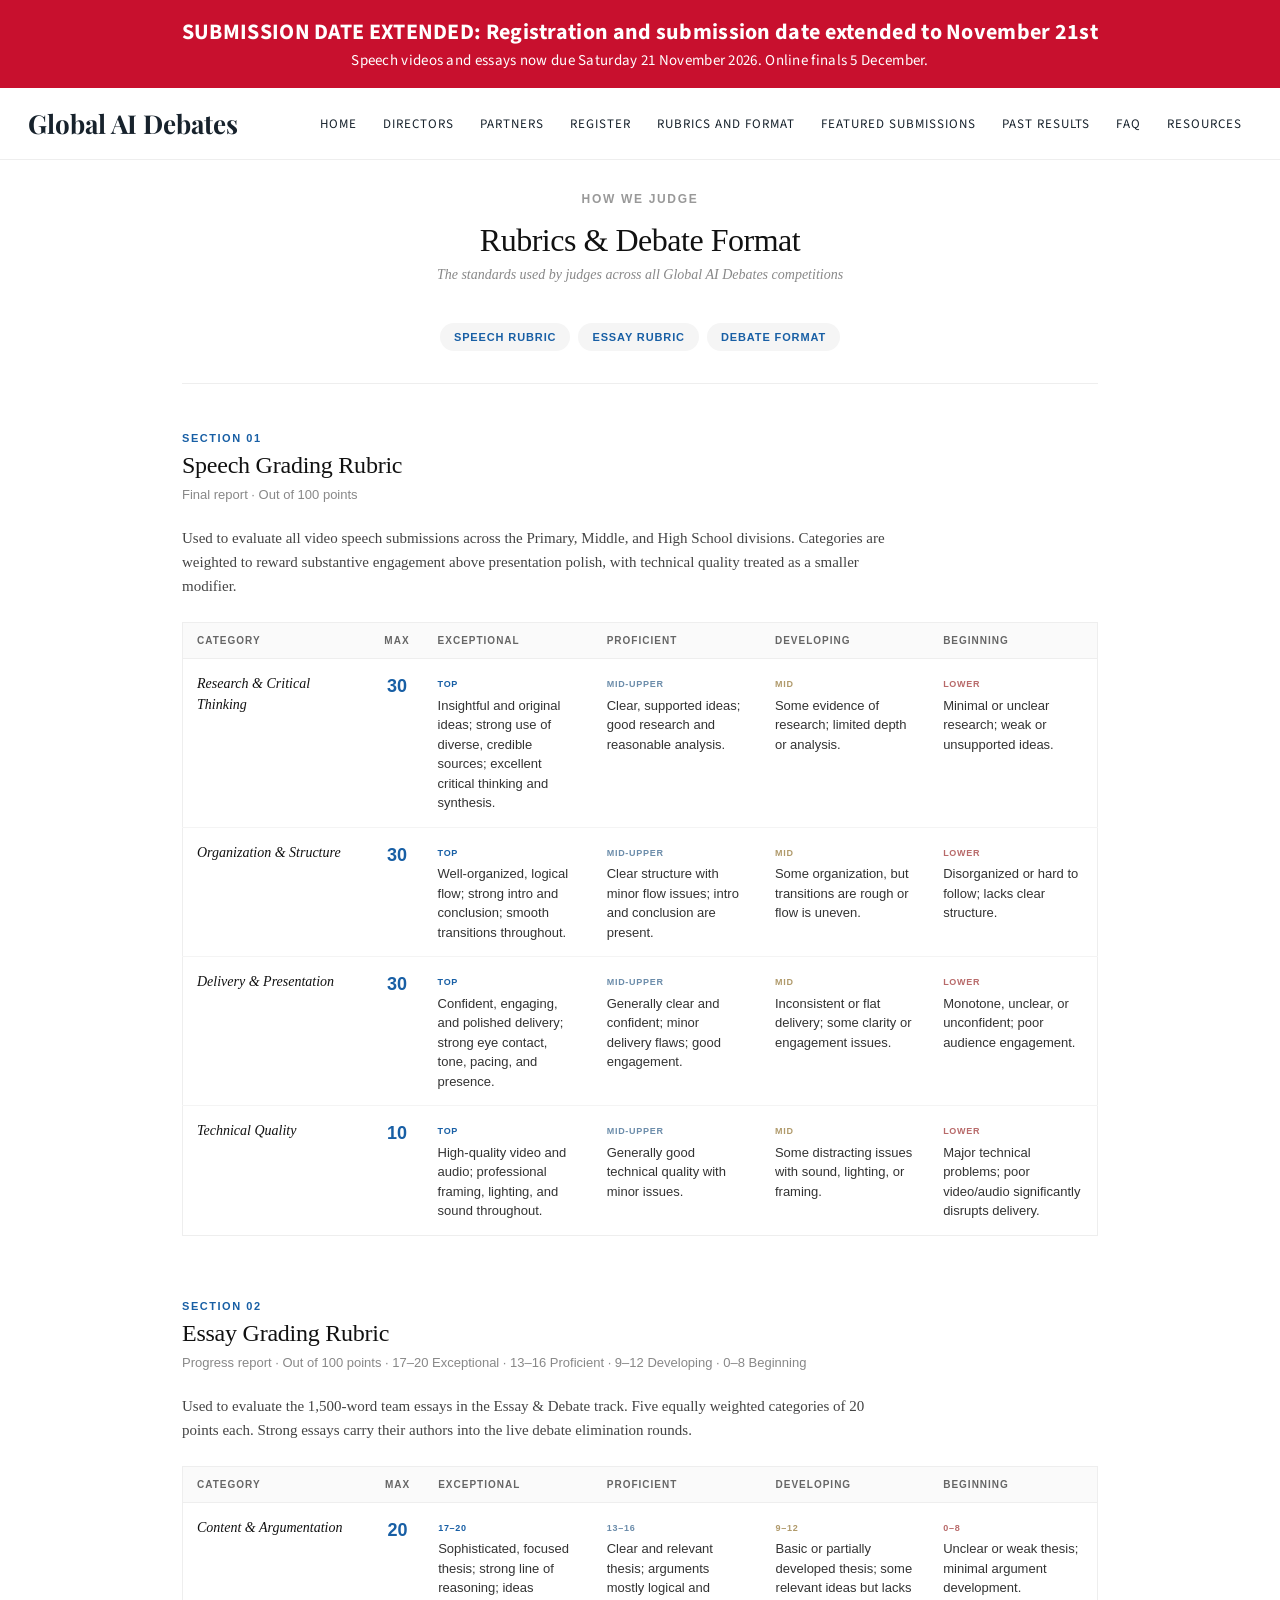
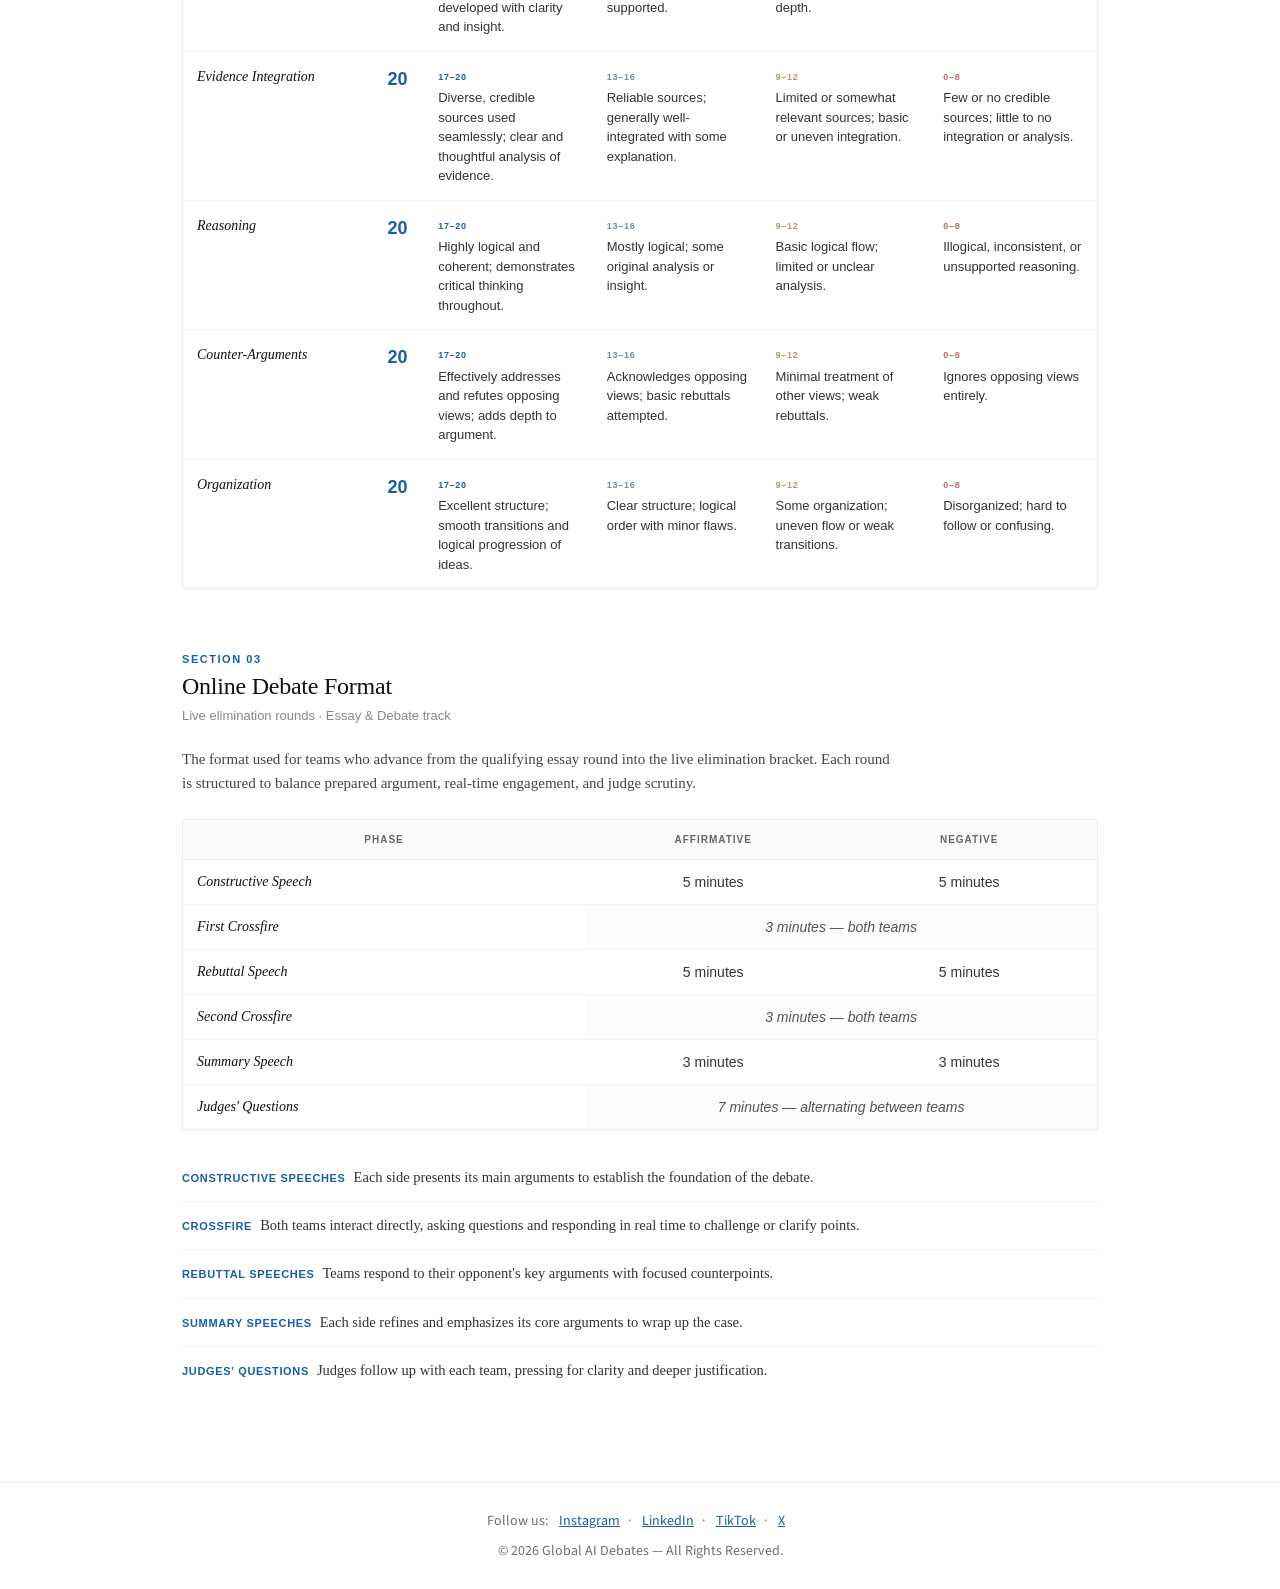
<file: rubrics-and-format.html>
<!doctype html><html lang="en"><head>
<!-- Google Tag Manager (globalaidebates@ account, GTM-KJVCGZ3R) -->
<script>(function(w,d,s,l,i){w[l]=w[l]||[];w[l].push({'gtm.start':new Date().getTime(),event:'gtm.js'});var f=d.getElementsByTagName(s)[0],j=d.createElement(s),dl=l!='dataLayer'?'&l='+l:'';j.async=true;j.src='https://www.googletagmanager.com/gtm.js?id='+i+dl;f.parentNode.insertBefore(j,f);})(window,document,'script','dataLayer','GTM-KJVCGZ3R');</script>

<meta charset="utf-8"><meta name="viewport" content="width=device-width,initial-scale=1">
<title>Rubrics & Debate Format | Global AI Debates</title>
<link rel="preconnect" href="https://fonts.googleapis.com"><link rel="preconnect" href="https://fonts.gstatic.com" crossorigin>
<link href="https://fonts.googleapis.com/css2?family=Playfair+Display:wght@400;600;700&family=Source+Sans+3:wght@400;600;700&display=swap" rel="stylesheet">
<style>
*{box-sizing:border-box}body{margin:0;font-family:"Source Sans 3",Arial,sans-serif;color:#17222c;background:#fff}
a{color:#185fa5}
.topbar{background:#c8102e;color:#fff;text-align:center;font-size:22px;font-weight:700;letter-spacing:.3px;padding:18px 16px;line-height:1.3}.topbar small{display:block;font-size:15px;font-weight:400;margin-top:4px}
.topbar strong{color:#fff}
header.site{display:flex;align-items:center;justify-content:space-between;flex-wrap:wrap;gap:12px;padding:18px 28px;border-bottom:1px solid #eee}
header.site .brand{font-family:"Playfair Display",Georgia,serif;font-size:26px;font-weight:700;color:#17222c;text-decoration:none}
nav.main{display:flex;flex-wrap:wrap;gap:6px}
nav.main a{font-size:13px;letter-spacing:1px;text-transform:uppercase;color:#17222c;text-decoration:none;padding:6px 10px;border-radius:5px}
nav.main a:hover{background:#f2f5f8;color:#185fa5}
main{max-width:1000px;margin:0 auto}
footer.site{border-top:1px solid #eee;margin-top:40px;padding:28px;text-align:center;color:#6f6f6f;font-size:14px}
footer.site a{margin:0 8px}
#gaid-countdown{font-family:Georgia,serif;text-align:center;padding:22px 16px;background:#f6f8fb;border-bottom:1px solid #e2e8f0}
#gaid-countdown .cd-label{font-size:12px;letter-spacing:2px;color:#185fa5;text-transform:uppercase}
#gaid-countdown .cd-time{font-size:clamp(22px,4vw,34px);font-weight:700;color:#17222c;margin-top:6px}
</style>
<meta name="description" content="How Global AI Debates speeches and essays are judged, plus the format of the live online debate finals.">
<link rel="canonical" href="rubrics-and-format.html">
<meta property="og:type" content="website"><meta property="og:site_name" content="Global AI Debates">
<meta property="og:title" content="Rubrics & Debate Format | Global AI Debates"><meta property="og:description" content="How Global AI Debates speeches and essays are judged, plus the format of the live online debate finals.">
<meta property="og:url" content="https://globalaidebates.com/rubrics-and-format"><meta property="og:image" content="https://globalaidebates.com/images/share-card.png">
<meta name="twitter:card" content="summary_large_image"><meta name="twitter:image" content="https://globalaidebates.com/images/share-card.png">
<link rel="stylesheet" href="site.css">
</head><body>
<div class="topbar">SUBMISSION DATE EXTENDED: Registration and submission date extended to November 21st<small>Speech videos and essays now due Saturday 21 November 2026. Online finals 5 December.</small></div>
<header class="site"><a class="brand" href="index.html">Global AI Debates</a><nav class="main"><a href="index.html">Home</a><a href="directors.html">Directors</a><a href="partners.html">Partners</a><a href="register.html">Register</a><a href="rubrics-and-format.html">Rubrics and Format</a><a href="featured-submissions.html">Featured Submissions</a><a href="past-results.html">Past Results</a><a href="faq.html">FAQ</a><a href="resources.html">Resources</a></nav></header>
<main>
<section><div class="blk"><!-- ============================================================ -->
<!--  GLOBAL AI DEBATES — Rubrics & Debate Format                 -->
<!--  Drop-in section. House style: Georgia / Arial, #185FA5,     -->
<!--  light borders, GoDaddy-defensive overflow overrides.        -->
<!-- ============================================================ -->

<style>
.gad-rubrics {
  font-family: Georgia, serif;
  max-width: 980px;
  margin: 0 auto;
  padding: 2rem 2rem 3rem;
  color: #111;
  overflow: visible !important;
  height: auto !important;
  max-height: none !important;
  display: block !important;
}

.gad-rubrics .gad-section-label {
  font-family: Arial, sans-serif;
  font-size: 12px;
  font-weight: 700;
  letter-spacing: 0.14em;
  text-transform: uppercase;
  color: #999;
  text-align: center;
  margin: 0 0 1rem;
}

.gad-rubrics h1.gad-page-title {
  font-family: Georgia, serif;
  font-size: 2rem;
  font-weight: 500;
  text-align: center;
  margin: 0 0 0.5rem;
  letter-spacing: -0.015em;
  color: #111;
}

.gad-rubrics .gad-page-sub {
  font-family: Georgia, serif;
  font-size: 14px;
  font-style: italic;
  color: #888;
  text-align: center;
  margin: 0 0 2.5rem;
}

/* Jump links */
.gad-rubrics .gad-jump {
  display: flex;
  justify-content: center;
  flex-wrap: wrap;
  gap: 8px;
  margin: 0 0 3rem;
  padding: 0 0 2rem;
  border-bottom: 1px solid #eee;
}
.gad-rubrics .gad-jump a {
  font-family: Arial, sans-serif;
  font-size: 11px;
  font-weight: 700;
  letter-spacing: 0.08em;
  text-transform: uppercase;
  color: #185FA5;
  background: #f5f5f5;
  padding: 8px 14px;
  border-radius: 999px;
  text-decoration: none;
  transition: background 0.15s ease;
}
.gad-rubrics .gad-jump a:hover {
  background: rgba(24, 95, 165, 0.12);
}

/* Section blocks */
.gad-rubrics .gad-block {
  margin: 0 0 4rem;
  overflow: visible !important;
  height: auto !important;
  max-height: none !important;
}
.gad-rubrics .gad-block:last-child {
  margin-bottom: 0;
}

.gad-rubrics .gad-block-eyebrow {
  font-family: Arial, sans-serif;
  font-size: 11px;
  font-weight: 700;
  letter-spacing: 0.14em;
  text-transform: uppercase;
  color: #185FA5;
  margin: 0 0 0.5rem;
}

.gad-rubrics .gad-block h2 {
  font-family: Georgia, serif;
  font-size: 1.5rem;
  font-weight: 500;
  margin: 0 0 0.5rem;
  letter-spacing: -0.01em;
  color: #111;
}

.gad-rubrics .gad-block-meta {
  font-family: Arial, sans-serif;
  font-size: 13px;
  color: #888;
  margin: 0 0 1.5rem;
}

.gad-rubrics .gad-block-intro {
  font-family: Georgia, serif;
  font-size: 15px;
  line-height: 1.6;
  color: #444;
  margin: 0 0 1.5rem;
  max-width: 720px;
}

/* Rubric tables */
.gad-rubrics table.gad-rubric {
  width: 100%;
  border-collapse: collapse;
  font-family: Arial, sans-serif;
  font-size: 13px;
  margin: 0 0 1rem;
  border: 1px solid #eee;
  border-radius: 12px;
  overflow: visible !important;
  height: auto !important;
  max-height: none !important;
}

.gad-rubrics table.gad-rubric thead th {
  background: #fafafa;
  text-align: left;
  padding: 12px 14px;
  font-family: Arial, sans-serif;
  font-size: 10px;
  font-weight: 700;
  letter-spacing: 0.1em;
  text-transform: uppercase;
  color: #666;
  border-bottom: 1px solid #eee;
  vertical-align: bottom;
}

.gad-rubrics table.gad-rubric thead th.gad-points {
  text-align: center;
  width: 70px;
}

.gad-rubrics table.gad-rubric tbody td {
  padding: 14px;
  border-bottom: 1px solid #f4f4f4;
  vertical-align: top;
  line-height: 1.5;
  color: #333;
}

.gad-rubrics table.gad-rubric tbody tr:last-child td {
  border-bottom: none;
}

.gad-rubrics table.gad-rubric .gad-cat {
  font-family: Georgia, serif;
  font-size: 14px;
  font-weight: 500;
  color: #111;
  width: 22%;
  font-style: italic;
}

.gad-rubrics table.gad-rubric .gad-points-cell {
  font-family: Arial, sans-serif;
  font-size: 18px;
  font-weight: 700;
  color: #185FA5;
  text-align: center;
  width: 70px;
  font-style: normal;
}

.gad-rubrics table.gad-rubric .gad-level {
  width: 19.5%;
}

.gad-rubrics .gad-level-tag {
  display: inline-block;
  font-family: Arial, sans-serif;
  font-size: 9px;
  font-weight: 700;
  letter-spacing: 0.08em;
  text-transform: uppercase;
  color: #aaa;
  margin-bottom: 4px;
}
.gad-rubrics .gad-level-tag.gad-tag-top    { color: #185FA5; }
.gad-rubrics .gad-level-tag.gad-tag-prof   { color: #6b8caa; }
.gad-rubrics .gad-level-tag.gad-tag-dev    { color: #b09a6b; }
.gad-rubrics .gad-level-tag.gad-tag-begin  { color: #b86a6a; }

/* Debate format table — different layout */
.gad-rubrics table.gad-format {
  width: 100%;
  border-collapse: collapse;
  font-family: Arial, sans-serif;
  font-size: 14px;
  margin: 0 0 1.5rem;
  border: 1px solid #eee;
  border-radius: 12px;
  overflow: visible !important;
  height: auto !important;
  max-height: none !important;
}

.gad-rubrics table.gad-format thead th {
  background: #fafafa;
  padding: 14px;
  font-family: Arial, sans-serif;
  font-size: 10px;
  font-weight: 700;
  letter-spacing: 0.1em;
  text-transform: uppercase;
  color: #666;
  border-bottom: 1px solid #eee;
}

.gad-rubrics table.gad-format thead th.gad-side {
  text-align: center;
  width: 28%;
}

.gad-rubrics table.gad-format tbody td {
  padding: 14px;
  border-bottom: 1px solid #f4f4f4;
  color: #333;
}

.gad-rubrics table.gad-format tbody tr:last-child td {
  border-bottom: none;
}

.gad-rubrics table.gad-format .gad-phase {
  font-family: Georgia, serif;
  font-size: 14px;
  font-weight: 500;
  color: #111;
  font-style: italic;
}

.gad-rubrics table.gad-format .gad-time {
  text-align: center;
  font-family: Arial, sans-serif;
  font-size: 14px;
  color: #333;
}

.gad-rubrics table.gad-format .gad-time-both {
  text-align: center;
  background: #fbfbfd;
  font-style: italic;
  color: #555;
}

/* Phase descriptions list */
.gad-rubrics .gad-phase-list {
  list-style: none;
  padding: 0;
  margin: 1rem 0 0;
}

.gad-rubrics .gad-phase-list li {
  padding: 12px 0;
  border-top: 1px solid #f4f4f4;
  font-family: Georgia, serif;
  font-size: 14.5px;
  line-height: 1.6;
  color: #333;
}
.gad-rubrics .gad-phase-list li:first-child {
  border-top: none;
}
.gad-rubrics .gad-phase-list li strong {
  font-family: Arial, sans-serif;
  font-size: 11px;
  font-weight: 700;
  letter-spacing: 0.06em;
  text-transform: uppercase;
  color: #185FA5;
  display: inline-block;
  margin-right: 8px;
}

/* Mobile */
@media (max-width: 760px) {
  .gad-rubrics table.gad-rubric thead th {
    font-size: 9px;
    padding: 10px 8px;
  }
  .gad-rubrics table.gad-rubric tbody td {
    padding: 10px 8px;
    font-size: 12px;
  }
  .gad-rubrics table.gad-rubric .gad-cat {
    font-size: 13px;
  }
  .gad-rubrics .gad-block h2 {
    font-size: 1.3rem;
  }
}
</style>


<div class="gad-rubrics">

  <div class="gad-section-label">How we judge</div>
  <h1 class="gad-page-title">Rubrics &amp; Debate Format</h1>
  <p class="gad-page-sub">The standards used by judges across all Global AI Debates competitions</p>

  <!-- Jump nav -->
  <nav class="gad-jump" aria-label="Section navigation">
    <a href="#gad-speech-rubric">Speech Rubric</a>
    <a href="#gad-essay-rubric">Essay Rubric</a>
    <a href="#gad-debate-format">Debate Format</a>
  </nav>


  <!-- ============== SPEECH RUBRIC ============== -->
  <section id="gad-speech-rubric" class="gad-block">
    <div class="gad-block-eyebrow">Section 01</div>
    <h2>Speech Grading Rubric</h2>
    <p class="gad-block-meta">Final report · Out of 100 points</p>
    <p class="gad-block-intro">
      Used to evaluate all video speech submissions across the Primary, Middle, and High School divisions. Categories are weighted to reward substantive engagement above presentation polish, with technical quality treated as a smaller modifier.
    </p>

    <table class="gad-rubric">
      <thead>
        <tr>
          <th>Category</th>
          <th class="gad-points">Max</th>
          <th class="gad-level">Exceptional</th>
          <th class="gad-level">Proficient</th>
          <th class="gad-level">Developing</th>
          <th class="gad-level">Beginning</th>
        </tr>
      </thead>
      <tbody>
        <tr>
          <td class="gad-cat">Research &amp; Critical Thinking</td>
          <td class="gad-points-cell">30</td>
          <td><span class="gad-level-tag gad-tag-top">Top</span><br>Insightful and original ideas; strong use of diverse, credible sources; excellent critical thinking and synthesis.</td>
          <td><span class="gad-level-tag gad-tag-prof">Mid-upper</span><br>Clear, supported ideas; good research and reasonable analysis.</td>
          <td><span class="gad-level-tag gad-tag-dev">Mid</span><br>Some evidence of research; limited depth or analysis.</td>
          <td><span class="gad-level-tag gad-tag-begin">Lower</span><br>Minimal or unclear research; weak or unsupported ideas.</td>
        </tr>
        <tr>
          <td class="gad-cat">Organization &amp; Structure</td>
          <td class="gad-points-cell">30</td>
          <td><span class="gad-level-tag gad-tag-top">Top</span><br>Well-organized, logical flow; strong intro and conclusion; smooth transitions throughout.</td>
          <td><span class="gad-level-tag gad-tag-prof">Mid-upper</span><br>Clear structure with minor flow issues; intro and conclusion are present.</td>
          <td><span class="gad-level-tag gad-tag-dev">Mid</span><br>Some organization, but transitions are rough or flow is uneven.</td>
          <td><span class="gad-level-tag gad-tag-begin">Lower</span><br>Disorganized or hard to follow; lacks clear structure.</td>
        </tr>
        <tr>
          <td class="gad-cat">Delivery &amp; Presentation</td>
          <td class="gad-points-cell">30</td>
          <td><span class="gad-level-tag gad-tag-top">Top</span><br>Confident, engaging, and polished delivery; strong eye contact, tone, pacing, and presence.</td>
          <td><span class="gad-level-tag gad-tag-prof">Mid-upper</span><br>Generally clear and confident; minor delivery flaws; good engagement.</td>
          <td><span class="gad-level-tag gad-tag-dev">Mid</span><br>Inconsistent or flat delivery; some clarity or engagement issues.</td>
          <td><span class="gad-level-tag gad-tag-begin">Lower</span><br>Monotone, unclear, or unconfident; poor audience engagement.</td>
        </tr>
        <tr>
          <td class="gad-cat">Technical Quality</td>
          <td class="gad-points-cell">10</td>
          <td><span class="gad-level-tag gad-tag-top">Top</span><br>High-quality video and audio; professional framing, lighting, and sound throughout.</td>
          <td><span class="gad-level-tag gad-tag-prof">Mid-upper</span><br>Generally good technical quality with minor issues.</td>
          <td><span class="gad-level-tag gad-tag-dev">Mid</span><br>Some distracting issues with sound, lighting, or framing.</td>
          <td><span class="gad-level-tag gad-tag-begin">Lower</span><br>Major technical problems; poor video/audio significantly disrupts delivery.</td>
        </tr>
      </tbody>
    </table>
  </section>


  <!-- ============== ESSAY RUBRIC ============== -->
  <section id="gad-essay-rubric" class="gad-block">
    <div class="gad-block-eyebrow">Section 02</div>
    <h2>Essay Grading Rubric</h2>
    <p class="gad-block-meta">Progress report · Out of 100 points · 17–20 Exceptional · 13–16 Proficient · 9–12 Developing · 0–8 Beginning</p>
    <p class="gad-block-intro">
      Used to evaluate the 1,500-word team essays in the Essay &amp; Debate track. Five equally weighted categories of 20 points each. Strong essays carry their authors into the live debate elimination rounds.
    </p>

    <table class="gad-rubric">
      <thead>
        <tr>
          <th>Category</th>
          <th class="gad-points">Max</th>
          <th class="gad-level">Exceptional</th>
          <th class="gad-level">Proficient</th>
          <th class="gad-level">Developing</th>
          <th class="gad-level">Beginning</th>
        </tr>
      </thead>
      <tbody>
        <tr>
          <td class="gad-cat">Content &amp; Argumentation</td>
          <td class="gad-points-cell">20</td>
          <td><span class="gad-level-tag gad-tag-top">17–20</span><br>Sophisticated, focused thesis; strong line of reasoning; ideas developed with clarity and insight.</td>
          <td><span class="gad-level-tag gad-tag-prof">13–16</span><br>Clear and relevant thesis; arguments mostly logical and supported.</td>
          <td><span class="gad-level-tag gad-tag-dev">9–12</span><br>Basic or partially developed thesis; some relevant ideas but lacks depth.</td>
          <td><span class="gad-level-tag gad-tag-begin">0–8</span><br>Unclear or weak thesis; minimal argument development.</td>
        </tr>
        <tr>
          <td class="gad-cat">Evidence Integration</td>
          <td class="gad-points-cell">20</td>
          <td><span class="gad-level-tag gad-tag-top">17–20</span><br>Diverse, credible sources used seamlessly; clear and thoughtful analysis of evidence.</td>
          <td><span class="gad-level-tag gad-tag-prof">13–16</span><br>Reliable sources; generally well-integrated with some explanation.</td>
          <td><span class="gad-level-tag gad-tag-dev">9–12</span><br>Limited or somewhat relevant sources; basic or uneven integration.</td>
          <td><span class="gad-level-tag gad-tag-begin">0–8</span><br>Few or no credible sources; little to no integration or analysis.</td>
        </tr>
        <tr>
          <td class="gad-cat">Reasoning</td>
          <td class="gad-points-cell">20</td>
          <td><span class="gad-level-tag gad-tag-top">17–20</span><br>Highly logical and coherent; demonstrates critical thinking throughout.</td>
          <td><span class="gad-level-tag gad-tag-prof">13–16</span><br>Mostly logical; some original analysis or insight.</td>
          <td><span class="gad-level-tag gad-tag-dev">9–12</span><br>Basic logical flow; limited or unclear analysis.</td>
          <td><span class="gad-level-tag gad-tag-begin">0–8</span><br>Illogical, inconsistent, or unsupported reasoning.</td>
        </tr>
        <tr>
          <td class="gad-cat">Counter-Arguments</td>
          <td class="gad-points-cell">20</td>
          <td><span class="gad-level-tag gad-tag-top">17–20</span><br>Effectively addresses and refutes opposing views; adds depth to argument.</td>
          <td><span class="gad-level-tag gad-tag-prof">13–16</span><br>Acknowledges opposing views; basic rebuttals attempted.</td>
          <td><span class="gad-level-tag gad-tag-dev">9–12</span><br>Minimal treatment of other views; weak rebuttals.</td>
          <td><span class="gad-level-tag gad-tag-begin">0–8</span><br>Ignores opposing views entirely.</td>
        </tr>
        <tr>
          <td class="gad-cat">Organization</td>
          <td class="gad-points-cell">20</td>
          <td><span class="gad-level-tag gad-tag-top">17–20</span><br>Excellent structure; smooth transitions and logical progression of ideas.</td>
          <td><span class="gad-level-tag gad-tag-prof">13–16</span><br>Clear structure; logical order with minor flaws.</td>
          <td><span class="gad-level-tag gad-tag-dev">9–12</span><br>Some organization; uneven flow or weak transitions.</td>
          <td><span class="gad-level-tag gad-tag-begin">0–8</span><br>Disorganized; hard to follow or confusing.</td>
        </tr>
      </tbody>
    </table>
  </section>


  <!-- ============== DEBATE FORMAT ============== -->
  <section id="gad-debate-format" class="gad-block">
    <div class="gad-block-eyebrow">Section 03</div>
    <h2>Online Debate Format</h2>
    <p class="gad-block-meta">Live elimination rounds · Essay &amp; Debate track</p>
    <p class="gad-block-intro">
      The format used for teams who advance from the qualifying essay round into the live elimination bracket. Each round is structured to balance prepared argument, real-time engagement, and judge scrutiny.
    </p>

    <table class="gad-format">
      <thead>
        <tr>
          <th>Phase</th>
          <th class="gad-side">Affirmative</th>
          <th class="gad-side">Negative</th>
        </tr>
      </thead>
      <tbody>
        <tr>
          <td class="gad-phase">Constructive Speech</td>
          <td class="gad-time">5 minutes</td>
          <td class="gad-time">5 minutes</td>
        </tr>
        <tr>
          <td class="gad-phase">First Crossfire</td>
          <td colspan="2" class="gad-time-both">3 minutes — both teams</td>
        </tr>
        <tr>
          <td class="gad-phase">Rebuttal Speech</td>
          <td class="gad-time">5 minutes</td>
          <td class="gad-time">5 minutes</td>
        </tr>
        <tr>
          <td class="gad-phase">Second Crossfire</td>
          <td colspan="2" class="gad-time-both">3 minutes — both teams</td>
        </tr>
        <tr>
          <td class="gad-phase">Summary Speech</td>
          <td class="gad-time">3 minutes</td>
          <td class="gad-time">3 minutes</td>
        </tr>
        <tr>
          <td class="gad-phase">Judges' Questions</td>
          <td colspan="2" class="gad-time-both">7 minutes — alternating between teams</td>
        </tr>
      </tbody>
    </table>

    <ul class="gad-phase-list">
      <li><strong>Constructive Speeches</strong>Each side presents its main arguments to establish the foundation of the debate.</li>
      <li><strong>Crossfire</strong>Both teams interact directly, asking questions and responding in real time to challenge or clarify points.</li>
      <li><strong>Rebuttal Speeches</strong>Teams respond to their opponent's key arguments with focused counterpoints.</li>
      <li><strong>Summary Speeches</strong>Each side refines and emphasizes its core arguments to wrap up the case.</li>
      <li><strong>Judges' Questions</strong>Judges follow up with each team, pressing for clarity and deeper justification.</li>
    </ul>
  </section>

</div></div></section>
</main>
<footer class="site"><div>Follow us:
<a href="https://www.instagram.com/global_ai_debates/">Instagram</a>·
<a href="https://www.linkedin.com/company/105782500/">LinkedIn</a>·
<a href="https://www.tiktok.com/@archie.stapleton">TikTok</a>·
<a href="https://www.x.com/GlobalAIDebates">X</a></div>
<div style="margin-top:10px">© 2026 Global AI Debates — All Rights Reserved.</div></footer></body></html>
</file>
<file: site.css>
/* Shared fixes: headings, media, phone layout */
:where(.from-h2){font-size:1.5em;margin-block:.83em}
.page-h1{font-family:"Playfair Display",Georgia,serif;font-size:clamp(28px,5vw,40px);text-align:center;margin:32px 16px 8px}
img,video,iframe{max-width:100%}
img{height:auto}
@media (max-width:700px){
  .topbar{font-size:16px !important;padding:12px 14px !important}
  .topbar small{font-size:13px !important}
  header.site{padding:12px 14px !important;gap:8px !important}
  header.site .brand{font-size:22px !important}
  nav.main{flex-wrap:nowrap !important;overflow-x:auto;width:100%;gap:2px !important;scrollbar-width:none;-webkit-overflow-scrolling:touch;mask-image:linear-gradient(90deg,#000 88%,transparent)}
  nav.main::-webkit-scrollbar{display:none}
  nav.main a{white-space:nowrap;font-size:12px !important;padding:8px 9px !important}
  main{padding:0 2px}
  main *{overflow-wrap:break-word}
  .prize-tiers,.prize-cards-row{grid-template-columns:1fr !important}
  .udl-cats{grid-template-columns:repeat(2,1fr) !important}
  table{display:block;max-width:100%;overflow-x:auto}
  footer.site{padding:20px 14px !important}
}
body{overflow-x:clip}
</file>
